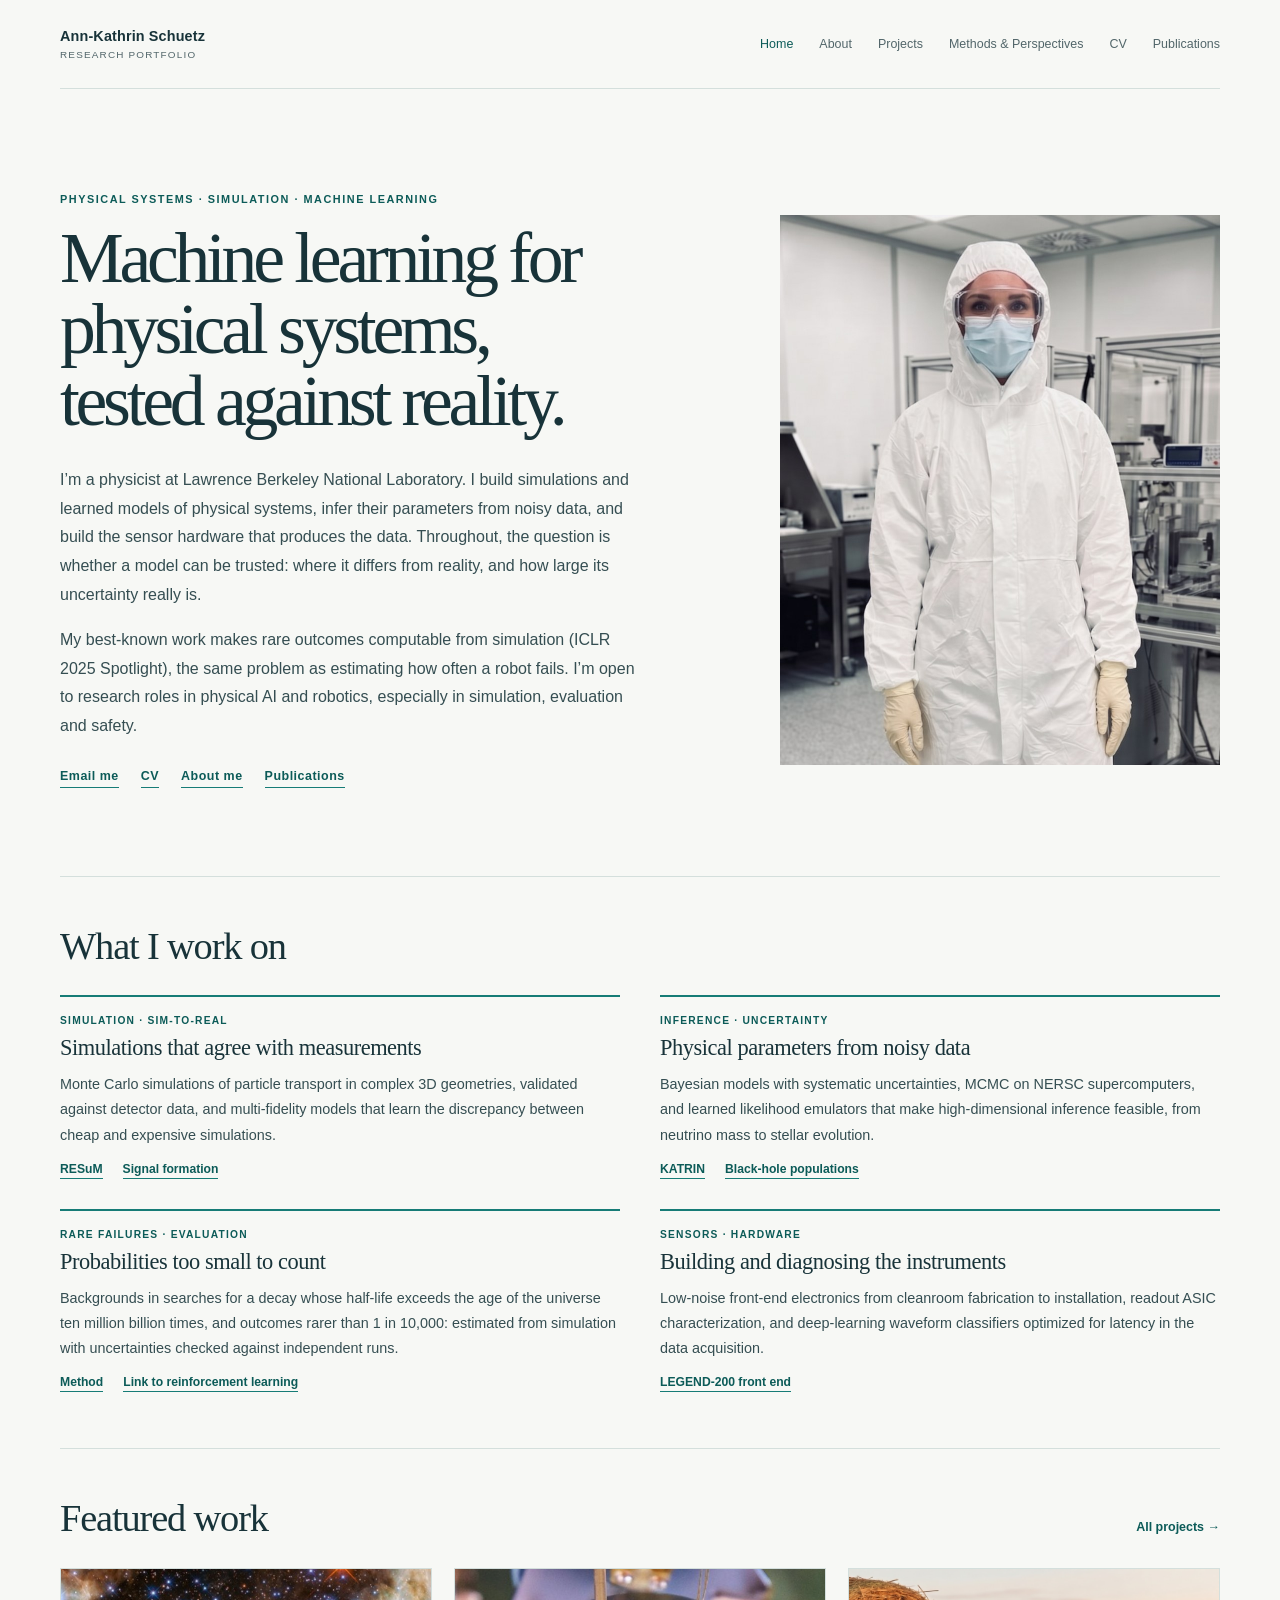
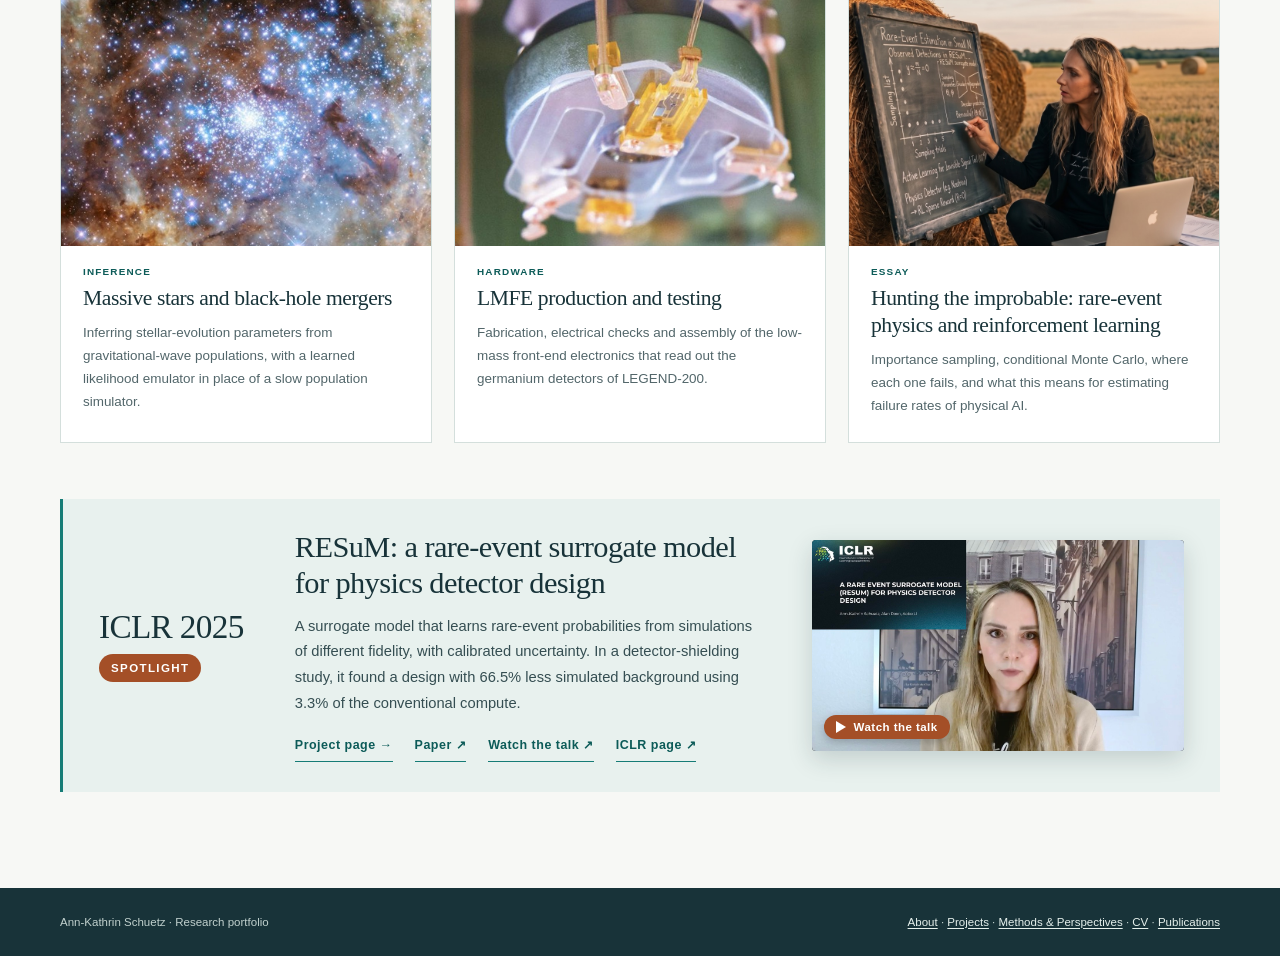
<file: index.html>
<!doctype html>
<html lang="en">
<head>
  <meta charset="utf-8">
  <meta name="viewport" content="width=device-width, initial-scale=1">
  <meta name="description" content="Ann-Kathrin Schuetz, physicist at Lawrence Berkeley National Laboratory: machine learning for physical systems, simulation, Bayesian inference, rare-failure estimation and sensor hardware, with a focus on physical AI and robotics.">
  <title>Ann-Kathrin Schuetz | Research portfolio</title>
  <link rel="stylesheet" href="style.css?v=20261026">
  <link rel="stylesheet" href="home.css?v=20261031">
</head>
<body>
  <a class="skip-link" href="#main">Skip to content</a>
  <header class="site-header">
    <a class="brand" href="./">Ann-Kathrin Schuetz<span>Research portfolio</span></a>
    <nav class="site-nav" aria-label="Main navigation">
      <a href="./" aria-current="page">Home</a>
      <a href="about/">About</a>
      <a href="projects/">Projects</a>
      <a href="methods/">Methods &amp; Perspectives</a>
      <a href="cv/">CV</a>
      <a href="publications/">Publications</a>
    </nav>
  </header>

  <main id="main" class="wrap">
    <section class="home-hero" aria-labelledby="hero-title">
      <div class="home-hero-copy">
        <p class="eyebrow">Physical systems · Simulation · Machine learning</p>
        <h1 id="hero-title">Machine learning for physical systems, tested against reality.</h1>
        <p class="home-lede">I’m a physicist at Lawrence Berkeley National Laboratory. I build simulations and learned models of physical systems, infer their parameters from noisy data, and build the sensor hardware that produces the data. Throughout, the question is whether a model can be trusted: where it differs from reality, and how large its uncertainty really is.</p>
        <p class="home-lede">My best-known work makes rare outcomes computable from simulation (ICLR 2025 Spotlight), the same problem as estimating how often a robot fails. I’m open to research roles in physical AI and robotics, especially in simulation, evaluation and safety.</p>
        <p class="home-links"><a href="mailto:annkaschue@gmail.com">Email me</a><a href="cv/">CV</a><a href="about/">About me</a><a href="publications/">Publications</a></p>
      </div>
      <figure class="home-hero-photo home-hero-portrait home-hero-cleanroom">
        <img src="about/assets/cleanroom.jpg?v=3" width="880" height="1100" fetchpriority="high" alt="Ann-Kathrin Schuetz in a white cleanroom suit, goggles and mask, standing in a cleanroom next to lab equipment.">
      </figure>
    </section>

    <section class="home-threads" aria-labelledby="threads-title">
      <div class="home-section-head"><h2 id="threads-title">What I work on</h2></div>
      <div class="threads-grid">
        <article class="thread">
          <p class="thread-label">Simulation · sim-to-real</p>
          <h3>Simulations that agree with measurements</h3>
          <p>Monte Carlo simulations of particle transport in complex 3D geometries, validated against detector data, and multi-fidelity models that learn the discrepancy between cheap and expensive simulations.</p>
          <p class="thread-links"><a href="projects/resum/">RESuM</a><a href="projects/lmfe-production/">Signal formation</a></p>
        </article>
        <article class="thread">
          <p class="thread-label">Inference · uncertainty</p>
          <h3>Physical parameters from noisy data</h3>
          <p>Bayesian models with systematic uncertainties, MCMC on NERSC supercomputers, and learned likelihood emulators that make high-dimensional inference feasible, from neutrino mass to stellar evolution.</p>
          <p class="thread-links"><a href="projects/katrin/">KATRIN</a><a href="projects/black-hole-binaries/">Black-hole populations</a></p>
        </article>
        <article class="thread">
          <p class="thread-label">Rare failures · evaluation</p>
          <h3>Probabilities too small to count</h3>
          <p>Backgrounds in searches for a decay whose half-life exceeds the age of the universe ten million billion times, and outcomes rarer than 1 in 10,000: estimated from simulation with uncertainties checked against independent runs.</p>
          <p class="thread-links"><a href="projects/rare-events/">Method</a><a href="projects/rare-events-rl/">Link to reinforcement learning</a></p>
        </article>
        <article class="thread">
          <p class="thread-label">Sensors · hardware</p>
          <h3>Building and diagnosing the instruments</h3>
          <p>Low-noise front-end electronics from cleanroom fabrication to installation, readout ASIC characterization, and deep-learning waveform classifiers optimized for latency in the data acquisition.</p>
          <p class="thread-links"><a href="projects/lmfe-production/">LEGEND-200 front end</a></p>
        </article>
      </div>
    </section>

    <section class="home-featured" aria-labelledby="featured-title">
      <div class="home-section-head">
        <h2 id="featured-title">Featured work</h2>
        <a class="text-link" href="projects/">All projects →</a>
      </div>
      <div class="featured-grid">
        <a class="featured-card" href="projects/black-hole-binaries/">
          <span class="featured-media"><img src="projects/assets/thumb-black-hole-binaries.jpg" width="480" height="480" loading="lazy" alt=""></span>
          <span class="featured-kind">Inference</span>
          <h3>Massive stars and black-hole mergers</h3>
          <p>Inferring stellar-evolution parameters from gravitational-wave populations, with a learned likelihood emulator in place of a slow population simulator.</p>
        </a>
        <a class="featured-card" href="projects/lmfe-production/">
          <span class="featured-media"><img src="projects/assets/thumb-lmfe.jpg" width="960" height="960" loading="lazy" alt=""></span>
          <span class="featured-kind">Hardware</span>
          <h3>LMFE production and testing</h3>
          <p>Fabrication, electrical checks and assembly of the low-mass front-end electronics that read out the germanium detectors of LEGEND-200.</p>
        </a>
        <a class="featured-card" href="projects/rare-events-rl/">
          <span class="featured-media"><img src="projects/assets/thumb-rare-events-rl.jpg" width="960" height="960" loading="lazy" alt=""></span>
          <span class="featured-kind">Essay</span>
          <h3>Hunting the improbable: rare-event physics and reinforcement learning</h3>
          <p>Importance sampling, conditional Monte Carlo, where each one fails, and what this means for estimating failure rates of physical AI.</p>
        </a>
      </div>
    </section>

    <section class="home-highlight" aria-labelledby="highlight-title">
      <p class="home-highlight-badge"><span class="home-highlight-venue">ICLR 2025</span><span class="home-highlight-pill">Spotlight</span></p>
      <div class="home-highlight-body">
        <h2 id="highlight-title">RESuM: a rare-event surrogate model for physics detector design</h2>
        <p>A surrogate model that learns rare-event probabilities from simulations of different fidelity, with calibrated uncertainty. In a detector-shielding study, it found a design with 66.5% less simulated background using 3.3% of the conventional compute.</p>
        <p class="home-highlight-links">
          <a href="projects/resum/">Project page →</a>
          <a href="https://openreview.net/forum?id=lqTILjL6lP">Paper ↗</a>
          <a href="https://slideslive.com/39034831/a-rare-event-surrogate-model-resum-for-physics-detector-design">Watch the talk ↗</a>
          <a href="https://iclr.cc/virtual/2025/poster/28496">ICLR page ↗</a>
        </p>
      </div>
      <a class="home-highlight-video" href="https://slideslive.com/39034831/a-rare-event-surrogate-model-resum-for-physics-detector-design" aria-label="Watch the ICLR 2025 talk on RESuM (opens SlidesLive)">
        <img src="projects/assets/resum-iclr-talk.jpg" width="1280" height="725" loading="lazy" alt="Still from the ICLR 2025 talk: Ann-Kathrin Schuetz presenting, next to the title slide A Rare Event Surrogate Model (RESuM) for Physics Detector Design.">
        <span class="home-highlight-video-label"><span class="home-highlight-play" aria-hidden="true"></span>Watch the talk</span>
      </a>
    </section>
  </main>

  <footer class="site-footer">
    <div class="footer-inner"><p>Ann-Kathrin Schuetz · Research portfolio</p><p><a href="about/">About</a> · <a href="projects/">Projects</a> · <a href="methods/">Methods &amp; Perspectives</a> · <a href="cv/">CV</a> · <a href="publications/">Publications</a></p></div>
  </footer>
</body>
</html>
</file>
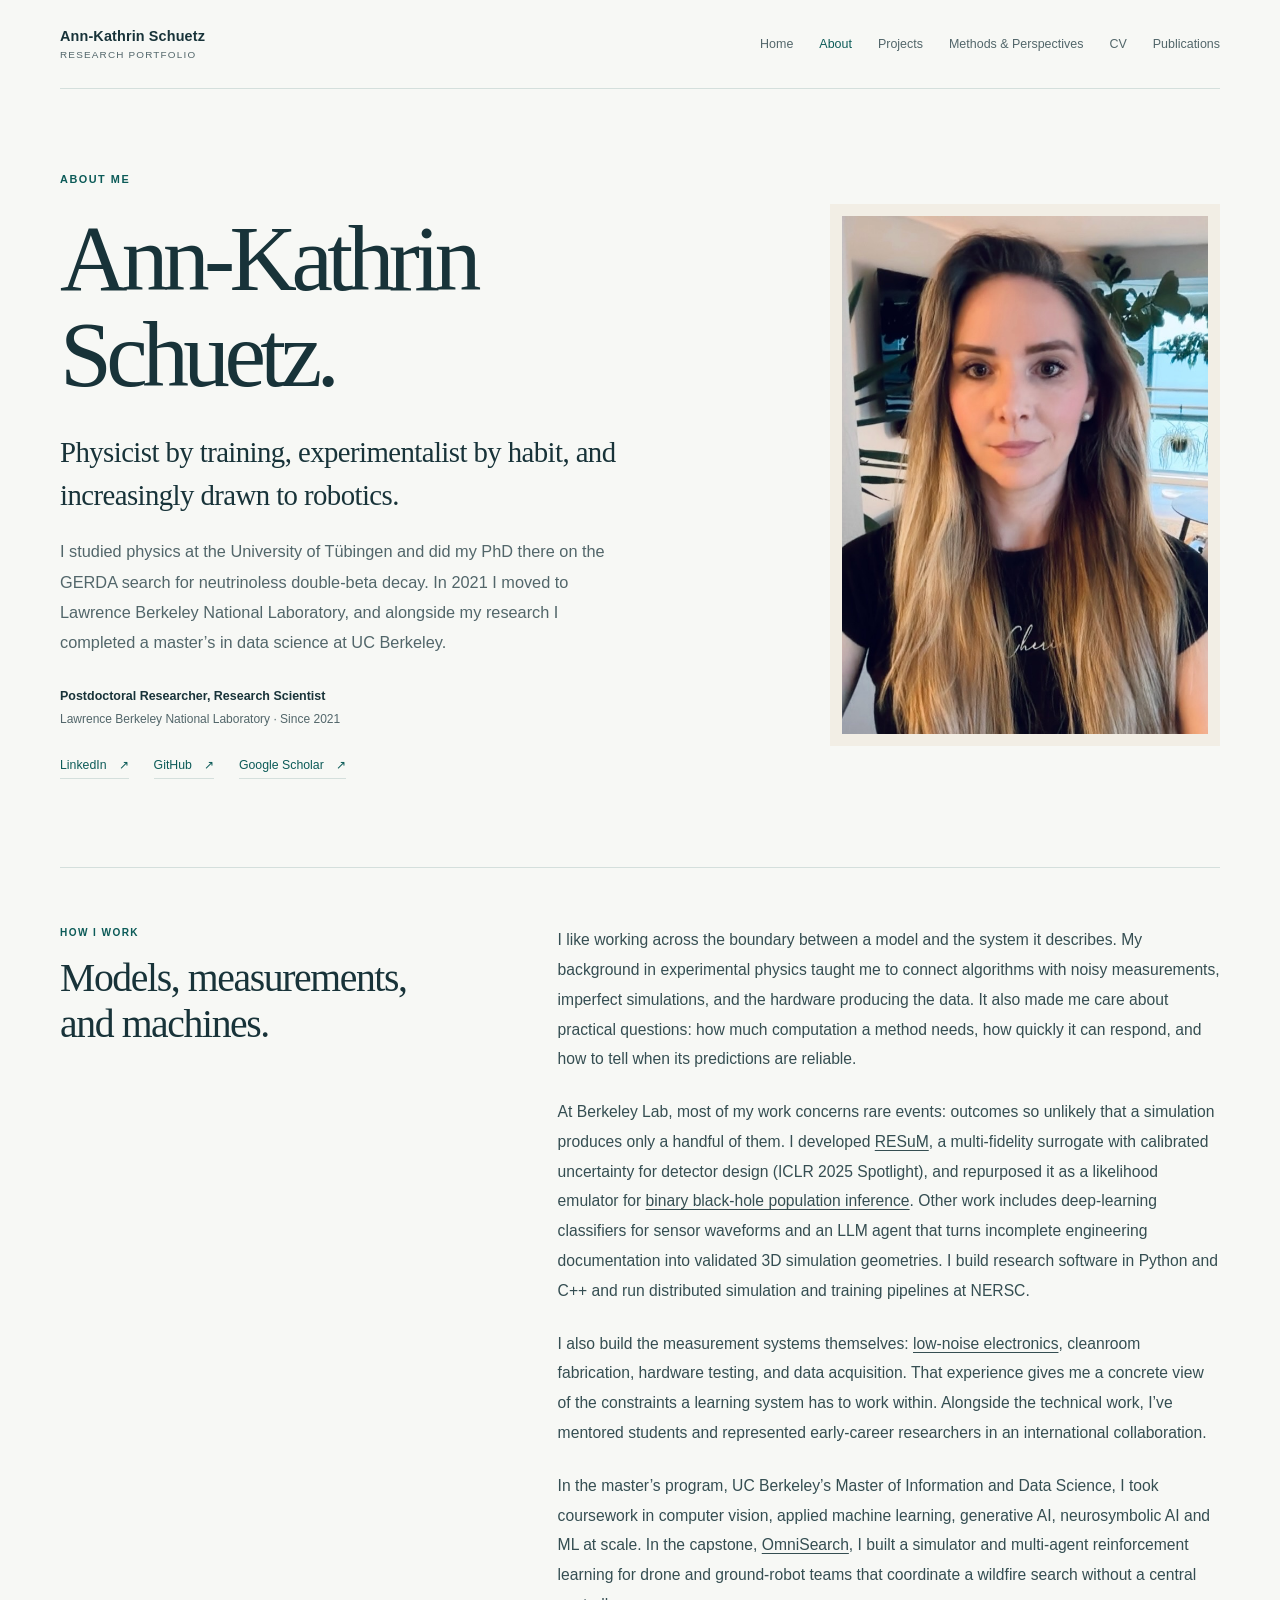
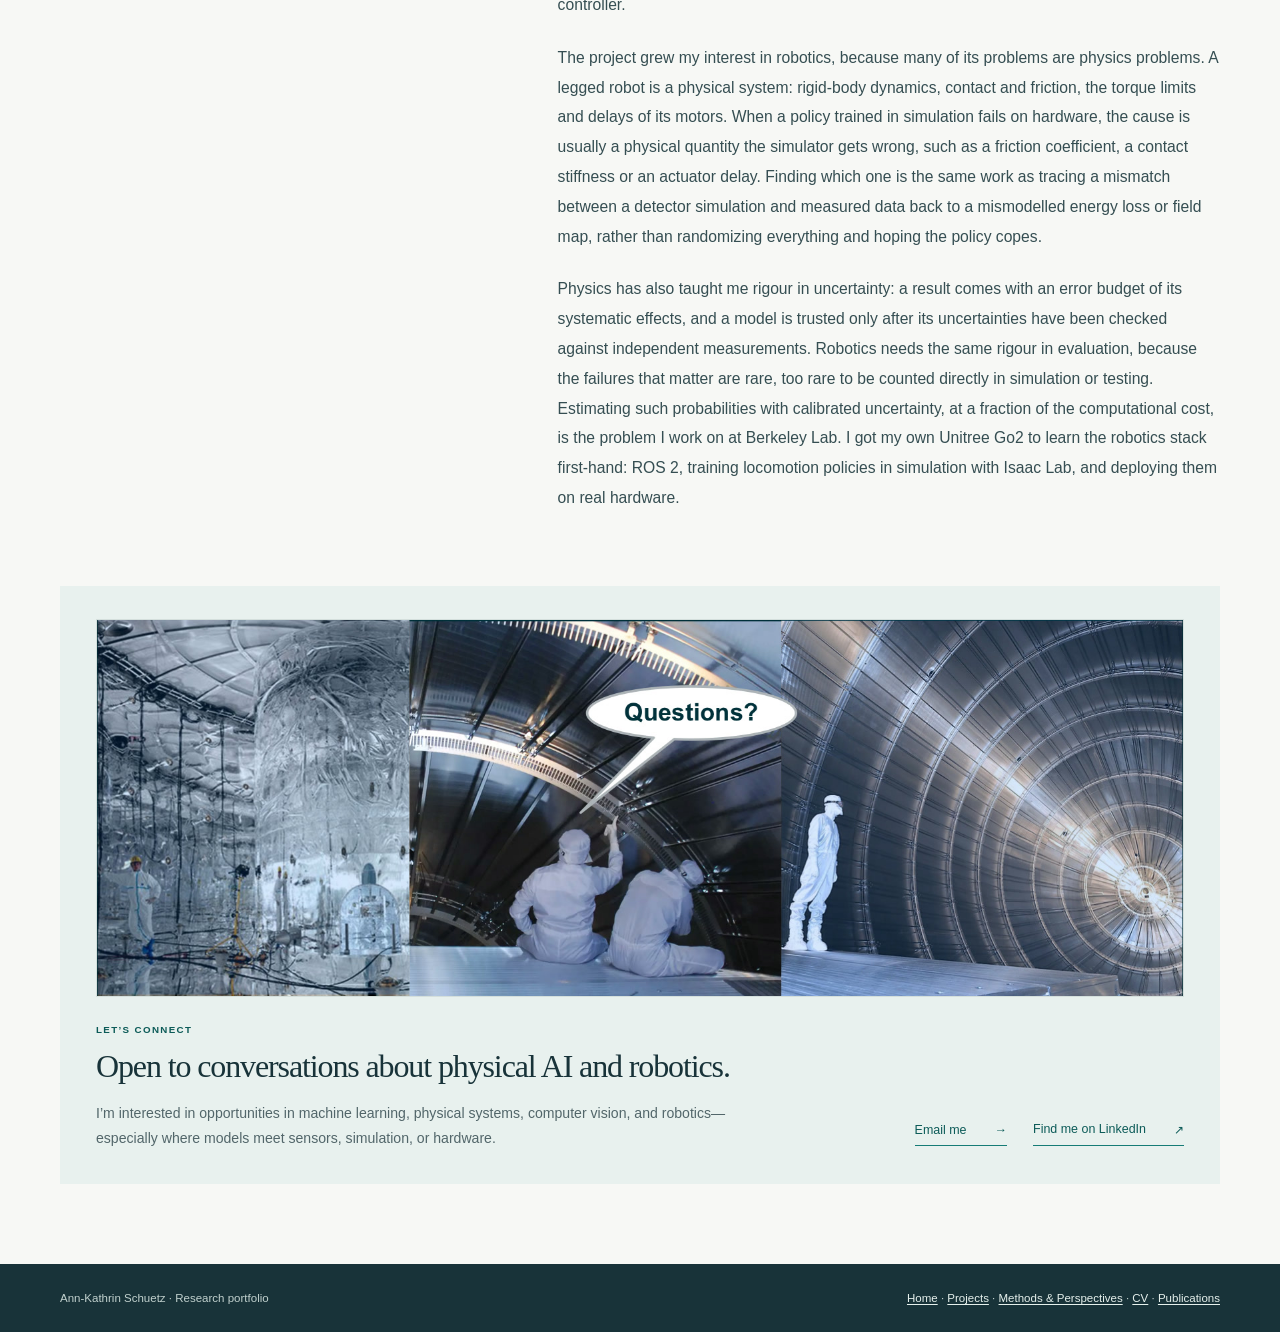
<file: about/index.html>
<!doctype html>
<html lang="en">
<head>
  <meta charset="utf-8">
  <meta name="viewport" content="width=device-width, initial-scale=1">
  <meta name="description" content="Ann-Kathrin Schuetz works on machine learning for physical systems, with experience in simulation, computer vision, robot learning, sensors, and scientific computing.">
  <title>About | Ann-Kathrin Schuetz</title>
  <link rel="stylesheet" href="../style.css?v=20261026">
  <link rel="stylesheet" href="style.css?v=20261026">
</head>
<body>
  <a class="skip-link" href="#main">Skip to content</a>
  <header class="site-header">
    <a class="brand" href="../">Ann-Kathrin Schuetz<span>Research portfolio</span></a>
    <nav class="site-nav" aria-label="Main navigation">
      <a href="../">Home</a>
      <a href="./" aria-current="page">About</a>
      <a href="../projects/">Projects</a>
      <a href="../methods/">Methods &amp; Perspectives</a>
      <a href="../cv/">CV</a>
      <a href="../publications/">Publications</a>
    </nav>
  </header>

  <main id="main" class="wrap about-page">
    <section class="about-hero" aria-labelledby="about-title">
      <div class="about-intro">
        <p class="eyebrow">About me</p>
        <h1 id="about-title">Ann-Kathrin<br>Schuetz.</h1>
      </div>
      <div class="portrait-frame">
        <img class="portrait" src="assets/ann-kathrin-schuetz.jpg" width="678" height="960" alt="Ann-Kathrin Schuetz" fetchpriority="high">
      </div>
      <div class="about-summary">
        <p class="about-lead">Physicist by training, experimentalist by habit, and increasingly drawn to robotics.</p>
        <p class="about-introduction">I studied physics at the University of Tübingen and did my PhD there on the GERDA search for neutrinoless double-beta decay. In 2021 I moved to Lawrence Berkeley National Laboratory, and alongside my research I completed a master’s in data science at UC Berkeley.</p>
        <p class="current-role">Postdoctoral Researcher, Research Scientist<br><span>Lawrence Berkeley National Laboratory · Since 2021</span></p>
        <ul class="profile-links" aria-label="Find me online">
          <li><a href="https://www.linkedin.com/in/ann-kathrin-schuetz-phd/">LinkedIn <span aria-hidden="true">↗</span></a></li>
          <li><a href="https://github.com/annkasch">GitHub <span aria-hidden="true">↗</span></a></li>
          <li><a href="https://scholar.google.com/citations?user=o2zYzQ4AAAAJ&amp;hl=en">Google Scholar <span aria-hidden="true">↗</span></a></li>
        </ul>
      </div>
    </section>

    <section class="about-story about-section" aria-labelledby="story-title">
      <div class="section-label"><p class="eyebrow">How I work</p><h2 id="story-title">Models, measurements,<br>and machines.</h2></div>
      <div class="biography">
        <p>I like working across the boundary between a model and the system it describes. My background in experimental physics taught me to connect algorithms with noisy measurements, imperfect simulations, and the hardware producing the data. It also made me care about practical questions: how much computation a method needs, how quickly it can respond, and how to tell when its predictions are reliable.</p>
        <p>At Berkeley Lab, most of my work concerns rare events: outcomes so unlikely that a simulation produces only a handful of them. I developed <a href="../projects/resum/">RESuM</a>, a multi-fidelity surrogate with calibrated uncertainty for detector design (ICLR 2025 Spotlight), and repurposed it as a likelihood emulator for <a href="../projects/black-hole-binaries/">binary black-hole population inference</a>. Other work includes deep-learning classifiers for sensor waveforms and an LLM agent that turns incomplete engineering documentation into validated 3D simulation geometries. I build research software in Python and C++ and run distributed simulation and training pipelines at NERSC.</p>
        <p>I also build the measurement systems themselves: <a href="../projects/lmfe-production/">low-noise electronics</a>, cleanroom fabrication, hardware testing, and data acquisition. That experience gives me a concrete view of the constraints a learning system has to work within. Alongside the technical work, I’ve mentored students and represented early-career researchers in an international collaboration.</p>
        <p>In the master’s program, UC Berkeley’s Master of Information and Data Science, I took coursework in computer vision, applied machine learning, generative AI, neurosymbolic AI and ML at scale. In the capstone, <a href="https://www.ischool.berkeley.edu/programs/mids/capstone/2026b-summer/omnisearch-simulation-platform-test-coordinated-drone-and">OmniSearch</a>, I built a simulator and multi-agent reinforcement learning for drone and ground-robot teams that coordinate a wildfire search without a central controller.</p>
        <p>The project grew my interest in robotics, because many of its problems are physics problems. A legged robot is a physical system: rigid-body dynamics, contact and friction, the torque limits and delays of its motors. When a policy trained in simulation fails on hardware, the cause is usually a physical quantity the simulator gets wrong, such as a friction coefficient, a contact stiffness or an actuator delay. Finding which one is the same work as tracing a mismatch between a detector simulation and measured data back to a mismodelled energy loss or field map, rather than randomizing everything and hoping the policy copes.</p>
        <p>Physics has also taught me rigour in uncertainty: a result comes with an error budget of its systematic effects, and a model is trusted only after its uncertainties have been checked against independent measurements. Robotics needs the same rigour in evaluation, because the failures that matter are rare, too rare to be counted directly in simulation or testing. Estimating such probabilities with calibrated uncertainty, at a fraction of the computational cost, is the problem I work on at Berkeley Lab. I got my own Unitree Go2 to learn the robotics stack first-hand: ROS 2, training locomotion policies in simulation with Isaac Lab, and deploying them on real hardware.</p>
      </div>
    </section>

    <section class="about-contact" aria-labelledby="contact-title">
      <figure class="about-contact-image">
        <img src="assets/questions-triptych.jpg" width="1630" height="565" alt="Three detector interiors in a horizontal strip. In the center, two researchers in clean suits inspect the structure beneath a speech bubble that reads ‘Questions?’">
      </figure>
      <div class="about-contact-copy">
        <div class="about-contact-copy-main">
          <p class="eyebrow">Let’s connect</p>
          <h2 id="contact-title">Open to conversations about physical AI and robotics.</h2>
          <p>I’m interested in opportunities in machine learning, physical systems, computer vision, and robotics—especially where models meet sensors, simulation, or hardware.</p>
        </div>
        <div class="contact-links"><a class="contact-link" href="mailto:annkaschue@gmail.com">Email me <span aria-hidden="true">→</span></a><a class="contact-link" href="https://www.linkedin.com/in/ann-kathrin-schuetz-phd/">Find me on LinkedIn <span aria-hidden="true">↗</span></a></div>
      </div>
    </section>
  </main>

  <footer class="site-footer">
    <div class="footer-inner"><p>Ann-Kathrin Schuetz · Research portfolio</p><p><a href="../">Home</a> · <a href="../projects/">Projects</a> · <a href="../methods/">Methods &amp; Perspectives</a> · <a href="../cv/">CV</a> · <a href="../publications/">Publications</a></p></div>
  </footer>
</body>
</html>
</file>
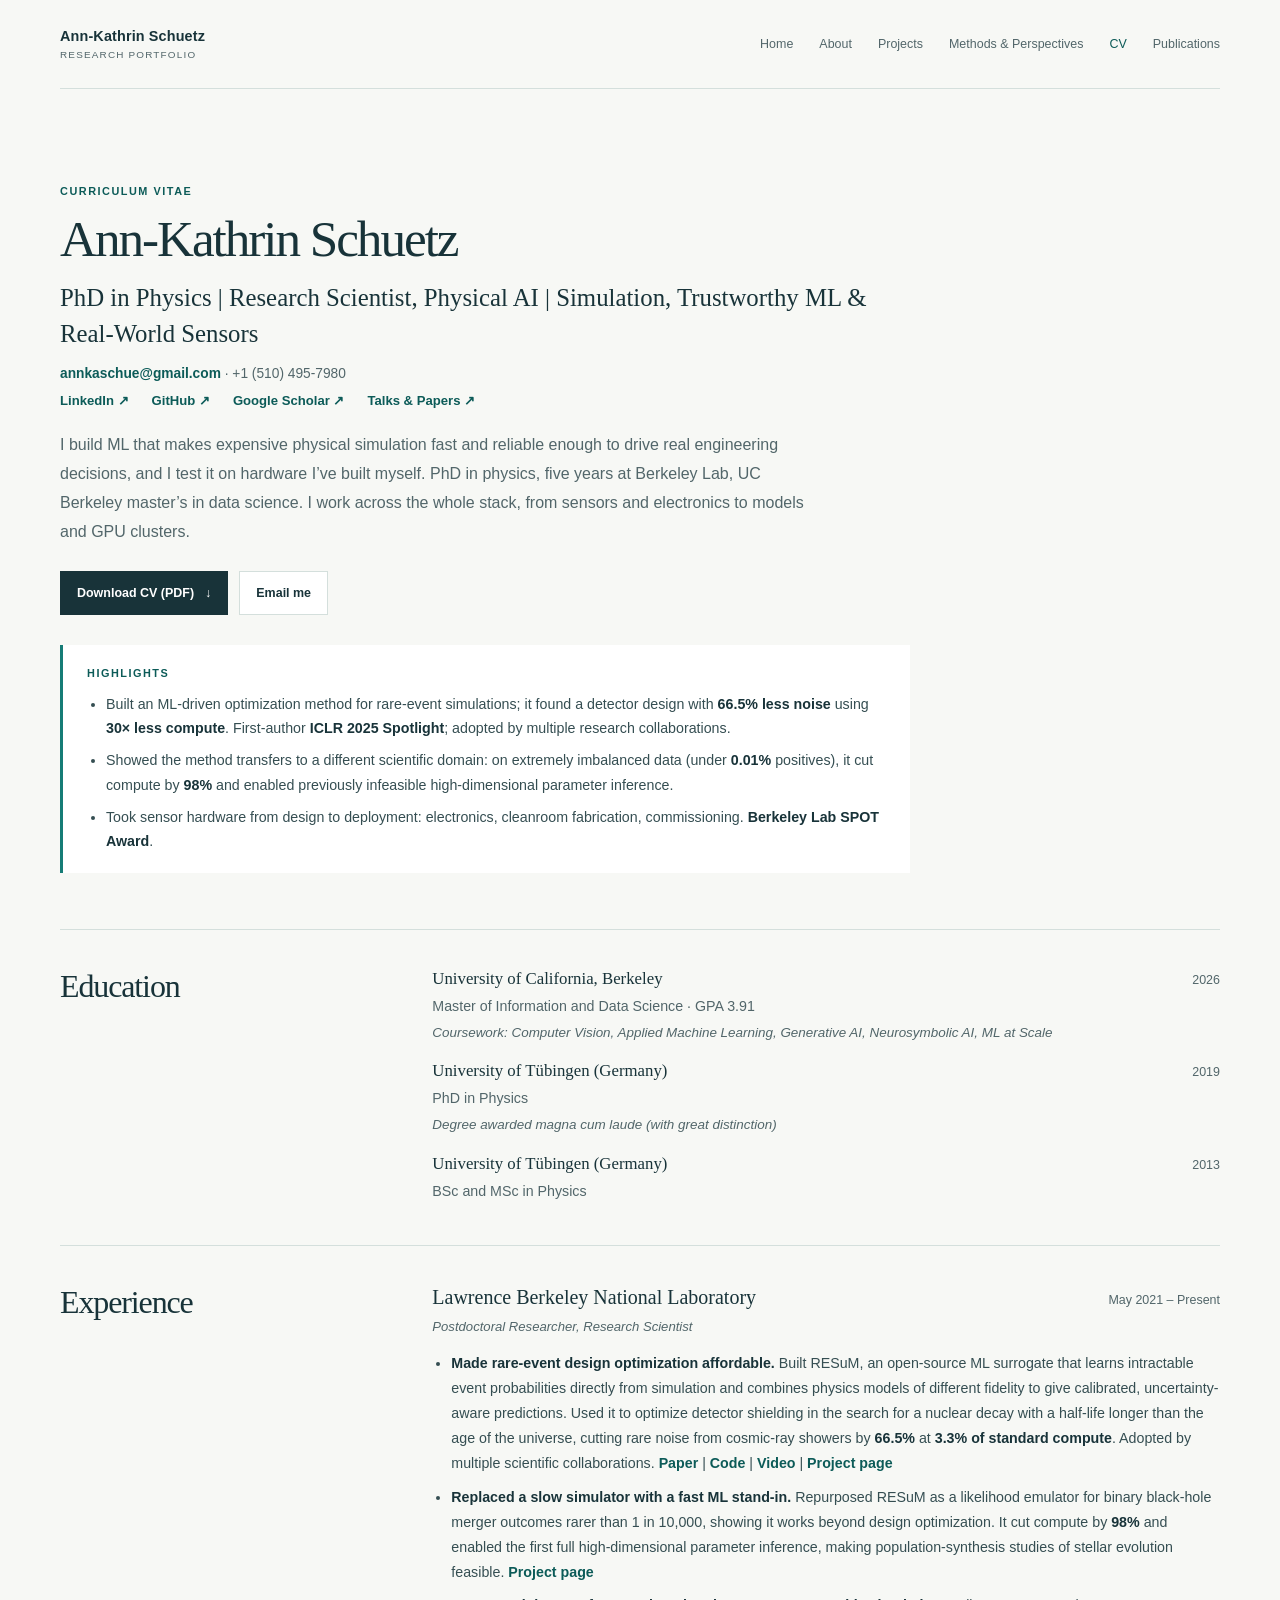
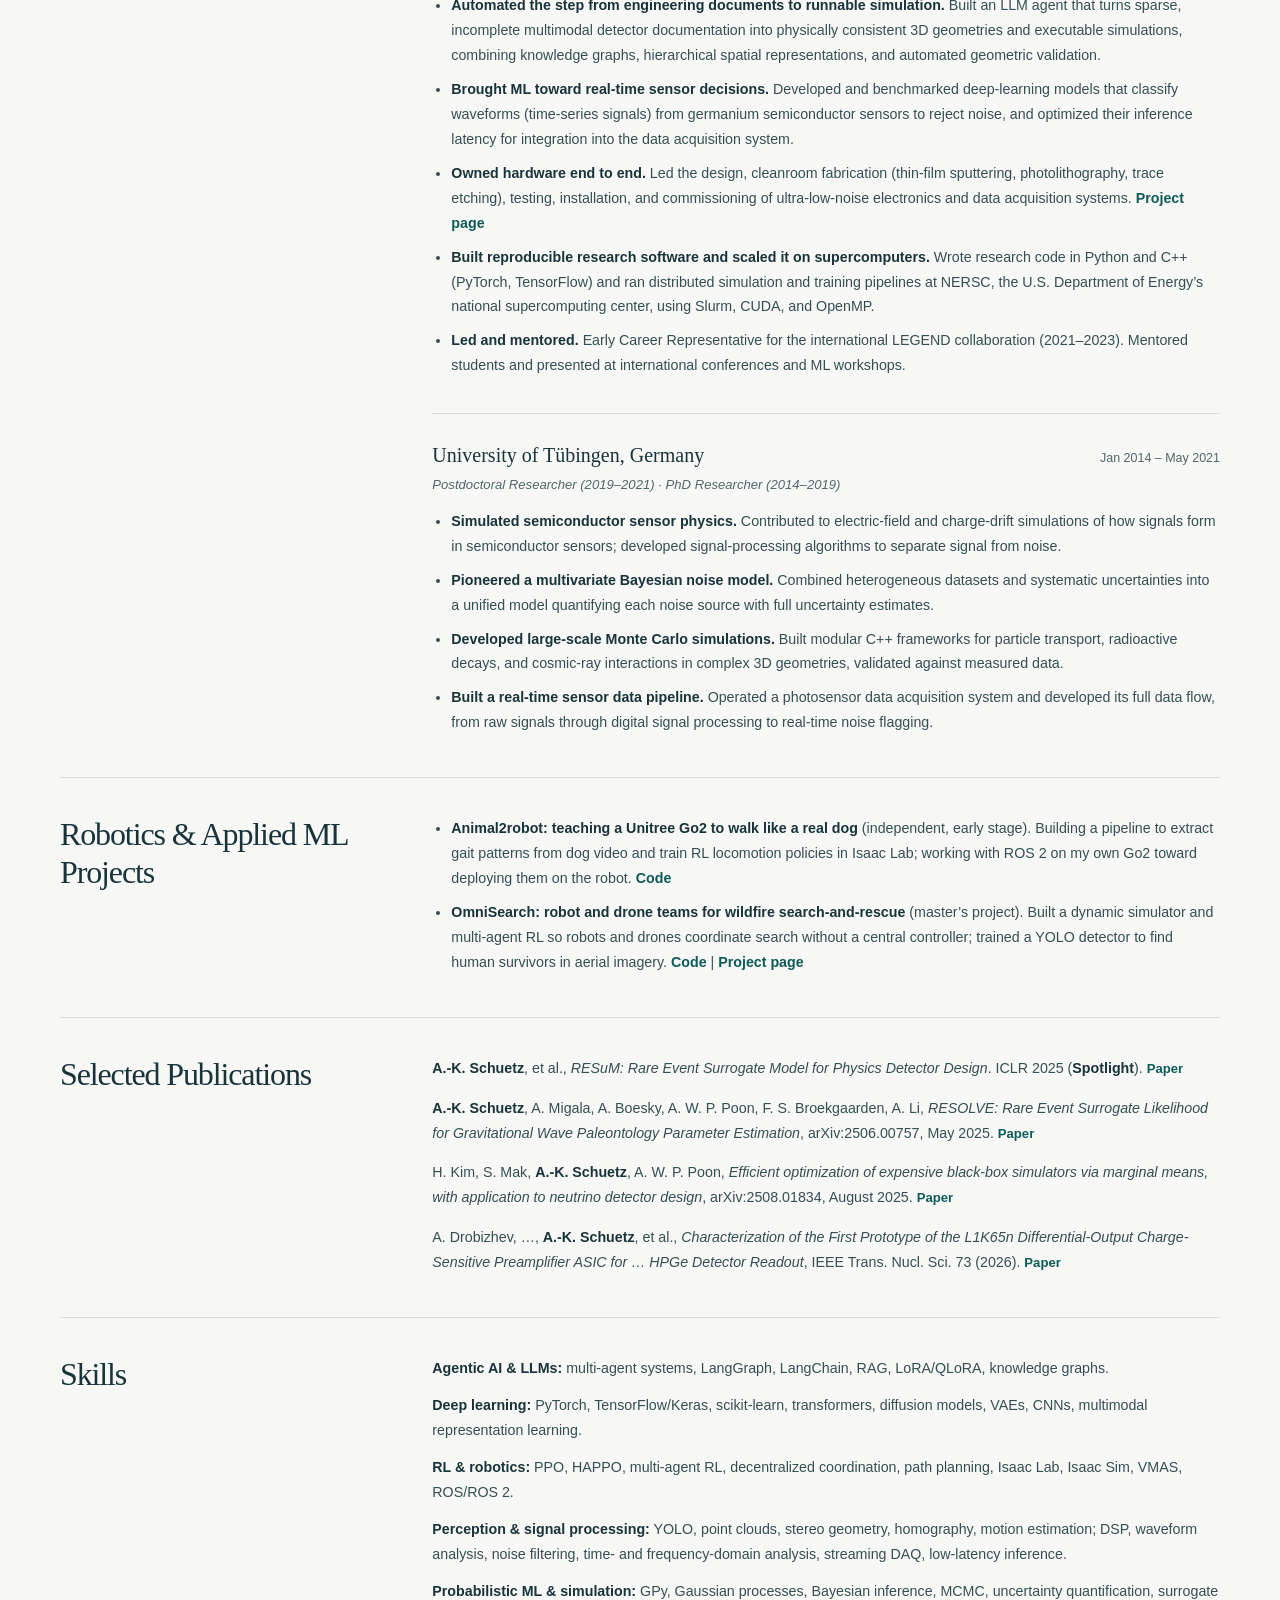
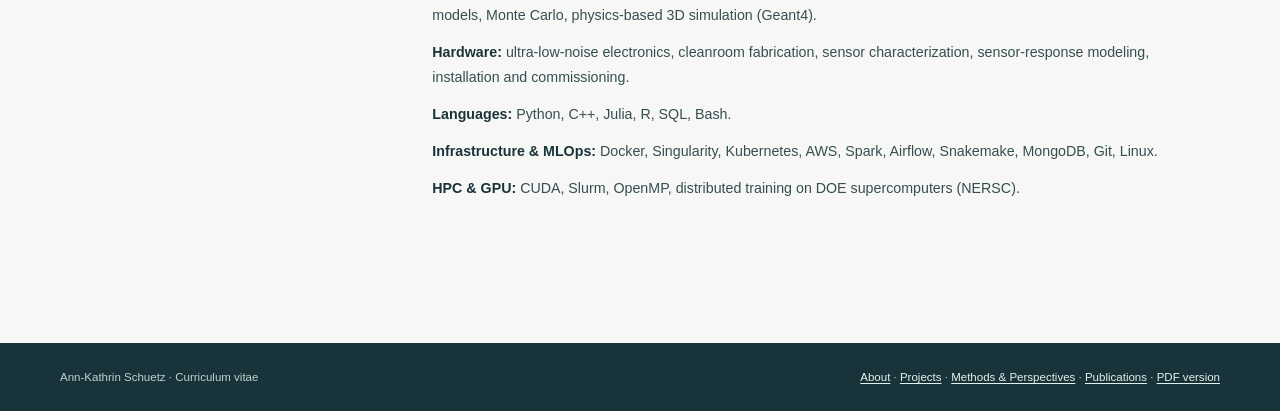
<file: cv/index.html>
<!doctype html>
<html lang="en">
<head>
  <meta charset="utf-8">
  <meta name="viewport" content="width=device-width, initial-scale=1">
  <meta name="description" content="Curriculum vitae of Ann-Kathrin Schuetz: machine learning for physical systems, scientific simulation, sensors, and robotics.">
  <title>CV | Ann-Kathrin Schuetz</title>
  <link rel="stylesheet" href="../style.css?v=20261026">
  <link rel="stylesheet" href="style.css?v=20261031">
</head>
<body>
  <a class="skip-link" href="#main">Skip to content</a>
  <header class="site-header">
    <a class="brand" href="../">Ann-Kathrin Schuetz<span>Research portfolio</span></a>
    <nav class="site-nav" aria-label="Main navigation">
      <a href="../">Home</a>
      <a href="../about/">About</a>
      <a href="../projects/">Projects</a>
      <a href="../methods/">Methods &amp; Perspectives</a>
      <a href="./" aria-current="page">CV</a>
      <a href="../publications/">Publications</a>
    </nav>
  </header>

  <main id="main" class="wrap page-main cv-page">
    <section class="cv-opening" aria-labelledby="cv-title">
      <p class="eyebrow">Curriculum vitae</p>
      <h1 id="cv-title" class="page-title">Ann-Kathrin Schuetz</h1>
      <p class="cv-headline">PhD in Physics | Research Scientist, Physical AI | Simulation, Trustworthy ML &amp; Real-World Sensors</p>
      <p class="cv-contact"><a href="mailto:annkaschue@gmail.com">annkaschue@gmail.com</a> · +1 (510) 495-7980</p>
      <ul class="cv-links" aria-label="Professional links">
        <li><a href="https://www.linkedin.com/in/ann-kathrin-schuetz-phd" target="_blank" rel="noopener">LinkedIn <span aria-hidden="true">↗</span></a></li>
        <li><a href="https://github.com/annkasch" target="_blank" rel="noopener">GitHub <span aria-hidden="true">↗</span></a></li>
        <li><a href="https://scholar.google.com/citations?user=o2zYzQ4AAAAJ&amp;hl=en" target="_blank" rel="noopener">Google Scholar <span aria-hidden="true">↗</span></a></li>
        <li><a href="https://docs.google.com/document/d/1mjS0tZWsUzYqq_sZHqu0Wv3voNOvv9jiuMDN8G46xyY/edit?usp=sharing" target="_blank" rel="noopener">Talks &amp; Papers <span aria-hidden="true">↗</span></a></li>
      </ul>
      <p class="cv-summary">I build ML that makes expensive physical simulation fast and reliable enough to drive real engineering decisions, and I test it on hardware I’ve built myself. PhD in physics, five years at Berkeley Lab, UC Berkeley master’s in data science. I work across the whole stack, from sensors and electronics to models and GPU clusters.</p>
      <div class="cv-actions">
        <a class="cv-button cv-button-primary" href="assets/Ann-Kathrin_Schuetz_CV.pdf" download>Download CV (PDF) <span aria-hidden="true">↓</span></a>
        <a class="cv-button" href="mailto:annkaschue@gmail.com">Email me</a>
      </div>
      <div class="cv-highlights" aria-labelledby="highlights-title">
        <h2 id="highlights-title" class="eyebrow">Highlights</h2>
        <ul>
          <li>Built an ML-driven optimization method for rare-event simulations; it found a detector design with <strong>66.5% less noise</strong> using <strong>30× less compute</strong>. First-author <strong>ICLR 2025 Spotlight</strong>; adopted by multiple research collaborations.</li>
          <li>Showed the method transfers to a different scientific domain: on extremely imbalanced data (under <strong>0.01%</strong> positives), it cut compute by <strong>98%</strong> and enabled previously infeasible high-dimensional parameter inference.</li>
          <li>Took sensor hardware from design to deployment: electronics, cleanroom fabrication, commissioning. <strong>Berkeley Lab SPOT Award</strong>.</li>
        </ul>
      </div>
    </section>

    <section class="cv-section" aria-labelledby="education-title">
      <div class="cv-section-heading"><h2 id="education-title">Education</h2></div>
      <div class="cv-section-body cv-education">
        <div><div class="cv-entry-heading"><h3>University of California, Berkeley</h3><p>2026</p></div><p>Master of Information and Data Science · GPA 3.91</p><p class="cv-note">Coursework: Computer Vision, Applied Machine Learning, Generative AI, Neurosymbolic AI, ML at Scale</p></div>
        <div><div class="cv-entry-heading"><h3>University of Tübingen (Germany)</h3><p>2019</p></div><p>PhD in Physics</p><p class="cv-note">Degree awarded magna cum laude (with great distinction)</p></div>
        <div><div class="cv-entry-heading"><h3>University of Tübingen (Germany)</h3><p>2013</p></div><p>BSc and MSc in Physics</p></div>
      </div>
    </section>

    <section class="cv-section" aria-labelledby="experience-title">
      <div class="cv-section-heading"><h2 id="experience-title">Experience</h2></div>
      <div class="cv-section-body">
        <article class="cv-entry">
          <div class="cv-entry-heading"><h3>Lawrence Berkeley National Laboratory</h3><p>May 2021 – Present</p></div>
          <p class="cv-role">Postdoctoral Researcher, Research Scientist</p>
          <ul>
            <li><strong>Made rare-event design optimization affordable.</strong> Built RESuM, an open-source ML surrogate that learns intractable event probabilities directly from simulation and combines physics models of different fidelity to give calibrated, uncertainty-aware predictions. Used it to optimize detector shielding in the search for a nuclear decay with a half-life longer than the age of the universe, cutting rare noise from cosmic-ray showers by <strong>66.5%</strong> at <strong>3.3% of standard compute</strong>. Adopted by multiple scientific collaborations. <span class="cv-inline-links"><a href="https://proceedings.iclr.cc/paper_files/paper/2025/file/c3909e3abe8ebdb20c42a42ce0bc907d-Paper-Conference.pdf" target="_blank" rel="noopener">Paper</a> | <a href="https://github.com/annkasch/resum" target="_blank" rel="noopener">Code</a> | <a href="http://iclr.cc/virtual/2025/poster/28496" target="_blank" rel="noopener">Video</a> | <a href="../projects/resum/">Project page</a></span></li>
            <li><strong>Replaced a slow simulator with a fast ML stand-in.</strong> Repurposed RESuM as a likelihood emulator for binary black-hole merger outcomes rarer than 1 in 10,000, showing it works beyond design optimization. It cut compute by <strong>98%</strong> and enabled the first full high-dimensional parameter inference, making population-synthesis studies of stellar evolution feasible. <span class="cv-inline-links"><a href="../projects/black-hole-binaries/">Project page</a></span></li>
            <li><strong>Automated the step from engineering documents to runnable simulation.</strong> Built an LLM agent that turns sparse, incomplete multimodal detector documentation into physically consistent 3D geometries and executable simulations, combining knowledge graphs, hierarchical spatial representations, and automated geometric validation.</li>
            <li><strong>Brought ML toward real-time sensor decisions.</strong> Developed and benchmarked deep-learning models that classify waveforms (time-series signals) from germanium semiconductor sensors to reject noise, and optimized their inference latency for integration into the data acquisition system.</li>
            <li><strong>Owned hardware end to end.</strong> Led the design, cleanroom fabrication (thin-film sputtering, photolithography, trace etching), testing, installation, and commissioning of ultra-low-noise electronics and data acquisition systems. <span class="cv-inline-links"><a href="../projects/lmfe-production/">Project page</a></span></li>
            <li><strong>Built reproducible research software and scaled it on supercomputers.</strong> Wrote research code in Python and C++ (PyTorch, TensorFlow) and ran distributed simulation and training pipelines at NERSC, the U.S. Department of Energy’s national supercomputing center, using Slurm, CUDA, and OpenMP.</li>
            <li><strong>Led and mentored.</strong> Early Career Representative for the international LEGEND collaboration (2021–2023). Mentored students and presented at international conferences and ML workshops.</li>
          </ul>
        </article>

        <article class="cv-entry">
          <div class="cv-entry-heading"><h3>University of Tübingen, Germany</h3><p>Jan 2014 – May 2021</p></div>
          <p class="cv-role">Postdoctoral Researcher (2019–2021) · PhD Researcher (2014–2019)</p>
          <ul>
            <li><strong>Simulated semiconductor sensor physics.</strong> Contributed to electric-field and charge-drift simulations of how signals form in semiconductor sensors; developed signal-processing algorithms to separate signal from noise.</li>
            <li><strong>Pioneered a multivariate Bayesian noise model.</strong> Combined heterogeneous datasets and systematic uncertainties into a unified model quantifying each noise source with full uncertainty estimates.</li>
            <li><strong>Developed large-scale Monte Carlo simulations.</strong> Built modular C++ frameworks for particle transport, radioactive decays, and cosmic-ray interactions in complex 3D geometries, validated against measured data.</li>
            <li><strong>Built a real-time sensor data pipeline.</strong> Operated a photosensor data acquisition system and developed its full data flow, from raw signals through digital signal processing to real-time noise flagging.</li>
          </ul>
        </article>
      </div>
    </section>

    <section class="cv-section" aria-labelledby="projects-title">
      <div class="cv-section-heading"><h2 id="projects-title">Robotics &amp; Applied ML Projects</h2></div>
      <div class="cv-section-body cv-entry">
        <ul>
          <li><strong>Animal2robot: teaching a Unitree Go2 to walk like a real dog</strong> (independent, early stage). Building a pipeline to extract gait patterns from dog video and train RL locomotion policies in Isaac Lab; working with ROS 2 on my own Go2 toward deploying them on the robot. <span class="cv-inline-links"><a href="https://github.com/annkasch/animal2robot" target="_blank" rel="noopener">Code</a></span></li>
          <li><strong>OmniSearch: robot and drone teams for wildfire search-and-rescue</strong> (master’s project). Built a dynamic simulator and multi-agent RL so robots and drones coordinate search without a central controller; trained a YOLO detector to find human survivors in aerial imagery. <span class="cv-inline-links"><a href="https://github.com/olavrenin-data-scientist/omnisearch" target="_blank" rel="noopener">Code</a> | <a href="https://www.ischool.berkeley.edu/programs/mids/capstone/2026b-summer/omnisearch-simulation-platform-test-coordinated-drone-and" target="_blank" rel="noopener">Project page</a></span></li>
        </ul>
      </div>
    </section>

    <section class="cv-section" aria-labelledby="publications-title">
      <div class="cv-section-heading"><h2 id="publications-title">Selected Publications</h2></div>
      <div class="cv-section-body cv-publications">
        <p><strong>A.-K. Schuetz</strong>, et al., <em>RESuM: Rare Event Surrogate Model for Physics Detector Design</em>. ICLR 2025 (<strong>Spotlight</strong>). <span class="cv-inline-links"><a href="https://proceedings.iclr.cc/paper_files/paper/2025/file/c3909e3abe8ebdb20c42a42ce0bc907d-Paper-Conference.pdf" target="_blank" rel="noopener">Paper</a></span></p>
        <p><strong>A.-K. Schuetz</strong>, A. Migala, A. Boesky, A. W. P. Poon, F. S. Broekgaarden, A. Li, <em>RESOLVE: Rare Event Surrogate Likelihood for Gravitational Wave Paleontology Parameter Estimation</em>, arXiv:2506.00757, May 2025. <span class="cv-inline-links"><a href="https://arxiv.org/abs/2506.00757" target="_blank" rel="noopener">Paper</a></span></p>
        <p>H. Kim, S. Mak, <strong>A.-K. Schuetz</strong>, A. W. P. Poon, <em>Efficient optimization of expensive black-box simulators via marginal means, with application to neutrino detector design</em>, arXiv:2508.01834, August 2025. <span class="cv-inline-links"><a href="https://arxiv.org/abs/2508.01834" target="_blank" rel="noopener">Paper</a></span></p>
        <p>A. Drobizhev, …, <strong>A.-K. Schuetz</strong>, et al., <em>Characterization of the First Prototype of the L1K65n Differential-Output Charge-Sensitive Preamplifier ASIC for … HPGe Detector Readout</em>, IEEE Trans. Nucl. Sci. 73 (2026). <span class="cv-inline-links"><a href="https://www.osti.gov/pages/biblio/3366978" target="_blank" rel="noopener">Paper</a></span></p>
      </div>
    </section>

    <section class="cv-section" aria-labelledby="skills-title">
      <div class="cv-section-heading"><h2 id="skills-title">Skills</h2></div>
      <div class="cv-section-body cv-skills">
        <p><strong>Agentic AI &amp; LLMs:</strong> multi-agent systems, LangGraph, LangChain, RAG, LoRA/QLoRA, knowledge graphs.</p>
        <p><strong>Deep learning:</strong> PyTorch, TensorFlow/Keras, scikit-learn, transformers, diffusion models, VAEs, CNNs, multimodal representation learning.</p>
        <p><strong>RL &amp; robotics:</strong> PPO, HAPPO, multi-agent RL, decentralized coordination, path planning, Isaac Lab, Isaac Sim, VMAS, ROS/ROS 2.</p>
        <p><strong>Perception &amp; signal processing:</strong> YOLO, point clouds, stereo geometry, homography, motion estimation; DSP, waveform analysis, noise filtering, time- and frequency-domain analysis, streaming DAQ, low-latency inference.</p>
        <p><strong>Probabilistic ML &amp; simulation:</strong> GPy, Gaussian processes, Bayesian inference, MCMC, uncertainty quantification, surrogate models, Monte Carlo, physics-based 3D simulation (Geant4).</p>
        <p><strong>Hardware:</strong> ultra-low-noise electronics, cleanroom fabrication, sensor characterization, sensor-response modeling, installation and commissioning.</p>
        <p><strong>Languages:</strong> Python, C++, Julia, R, SQL, Bash.</p>
        <p><strong>Infrastructure &amp; MLOps:</strong> Docker, Singularity, Kubernetes, AWS, Spark, Airflow, Snakemake, MongoDB, Git, Linux.</p>
        <p><strong>HPC &amp; GPU:</strong> CUDA, Slurm, OpenMP, distributed training on DOE supercomputers (NERSC).</p>
      </div>
    </section>
  </main>

  <footer class="site-footer">
    <div class="footer-inner"><p>Ann-Kathrin Schuetz · Curriculum vitae</p><p><a href="../about/">About</a> · <a href="../projects/">Projects</a> · <a href="../methods/">Methods &amp; Perspectives</a> · <a href="../publications/">Publications</a> · <a href="assets/Ann-Kathrin_Schuetz_CV.pdf">PDF version</a></p></div>
  </footer>
</body>
</html>
</file>
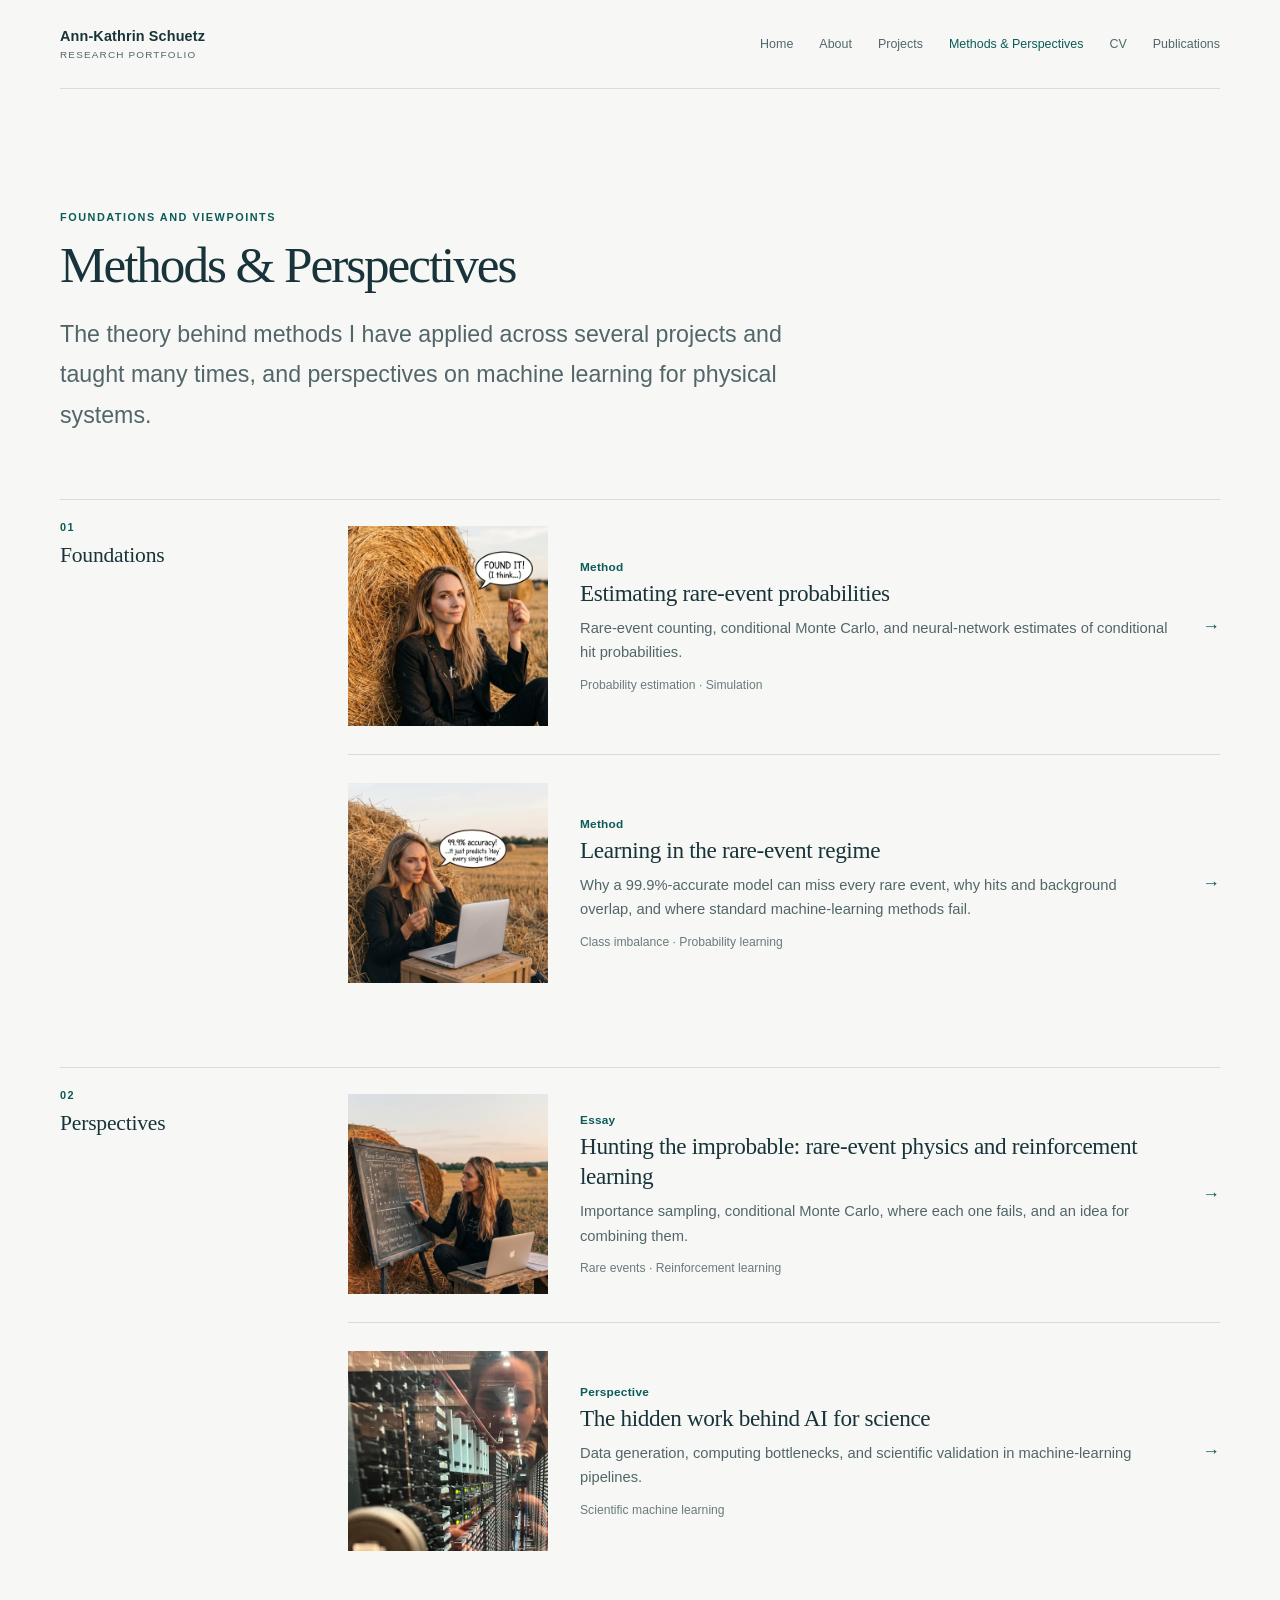
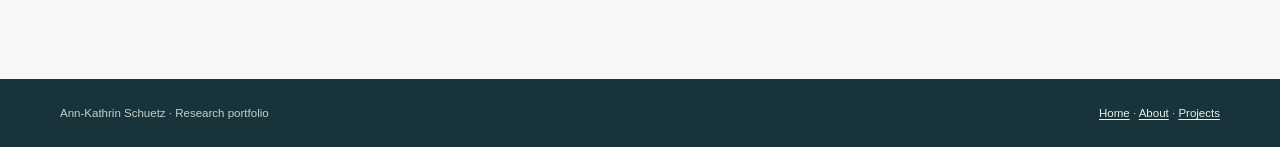
<file: methods/index.html>
<!doctype html>
<html lang="en">
<head>
  <meta charset="utf-8">
  <meta name="viewport" content="width=device-width, initial-scale=1">
  <meta name="description" content="Methods and perspectives by Ann-Kathrin Schuetz: rare-event probability estimation, learning in the rare-event regime, reinforcement learning and the practice of machine learning in science.">
  <title>Methods &amp; Perspectives | Ann-Kathrin Schuetz</title>
  <link rel="stylesheet" href="../style.css?v=20261026">
  <link rel="stylesheet" href="../projects/style.css?v=20261026">
</head>
<body>
  <a class="skip-link" href="#main">Skip to content</a>
  <header class="site-header">
    <a class="brand" href="../">Ann-Kathrin Schuetz<span>Research portfolio</span></a>
    <nav class="site-nav" aria-label="Main navigation">
      <a href="../">Home</a>
      <a href="../about/">About</a>
      <a href="../projects/">Projects</a>
      <a href="./" aria-current="page">Methods &amp; Perspectives</a>
      <a href="../cv/">CV</a>
      <a href="../publications/">Publications</a>
    </nav>
  </header>

  <main id="main" class="wrap page-main">
    <p class="eyebrow">Foundations and viewpoints</p>
    <h1 class="page-title">Methods &amp; Perspectives</h1>
    <p class="page-intro">The theory behind methods I have applied across several projects and taught many times, and perspectives on machine learning for physical systems.</p>

    <div class="project-groups">
      <section class="project-group" aria-labelledby="foundations-group">
        <h2 id="foundations-group"><span class="group-number">01</span>Foundations</h2>
        <ul class="project-rows">
          <li><a class="project-row" href="../projects/rare-events/">
            <span class="project-media"><img class="project-thumb" src="../projects/assets/thumb-rare-events.jpg" width="480" height="480" loading="lazy" alt=""></span>
            <div class="project-row-text"><span class="project-type">Method</span>
            <h3>Estimating rare-event probabilities</h3>
            <p>Rare-event counting, conditional Monte Carlo, and neural-network estimates of conditional hit probabilities.</p>
            <span class="project-meta">Probability estimation · Simulation</span></div>
            <span class="project-arrow" aria-hidden="true">→</span>
          </a></li>
          <li><a class="project-row" href="../projects/rare-event-learning/">
            <span class="project-media"><img class="project-thumb" src="../projects/assets/thumb-rare-event-learning.jpg?v=3" width="480" height="480" loading="lazy" alt=""></span>
            <div class="project-row-text"><span class="project-type">Method</span>
            <h3>Learning in the rare-event regime</h3>
            <p>Why a 99.9%-accurate model can miss every rare event, why hits and background overlap, and where standard machine-learning methods fail.</p>
            <span class="project-meta">Class imbalance · Probability learning</span></div>
            <span class="project-arrow" aria-hidden="true">→</span>
          </a></li>
        </ul>
      </section>

      <section class="project-group" aria-labelledby="perspectives-group">
        <h2 id="perspectives-group"><span class="group-number">02</span>Perspectives</h2>
        <ul class="project-rows">
          <li><a class="project-row" href="../projects/rare-events-rl/">
            <span class="project-media"><img class="project-thumb" src="../projects/assets/thumb-rare-events-rl.jpg" width="480" height="480" loading="lazy" alt=""></span>
            <div class="project-row-text"><span class="project-type">Essay</span>
            <h3>Hunting the improbable: rare-event physics and reinforcement learning</h3>
            <p>Importance sampling, conditional Monte Carlo, where each one fails, and an idea for combining them.</p>
            <span class="project-meta">Rare events · Reinforcement learning</span></div>
            <span class="project-arrow" aria-hidden="true">→</span>
          </a></li>
          <li><a class="project-row" href="../projects/scientific-ml/">
            <span class="project-media"><img class="project-thumb" src="../projects/assets/thumb-scientific-ml.jpg" width="480" height="480" loading="lazy" alt=""></span>
            <div class="project-row-text"><span class="project-type">Perspective</span>
            <h3>The hidden work behind AI for science</h3>
            <p>Data generation, computing bottlenecks, and scientific validation in machine-learning pipelines.</p>
            <span class="project-meta">Scientific machine learning</span></div>
            <span class="project-arrow" aria-hidden="true">→</span>
          </a></li>
        </ul>
      </section>
    </div>
  </main>

  <footer class="site-footer">
    <div class="footer-inner"><p>Ann-Kathrin Schuetz · Research portfolio</p><p><a href="../">Home</a> · <a href="../about/">About</a> · <a href="../projects/">Projects</a></p></div>
  </footer>
</body>
</html>
</file>
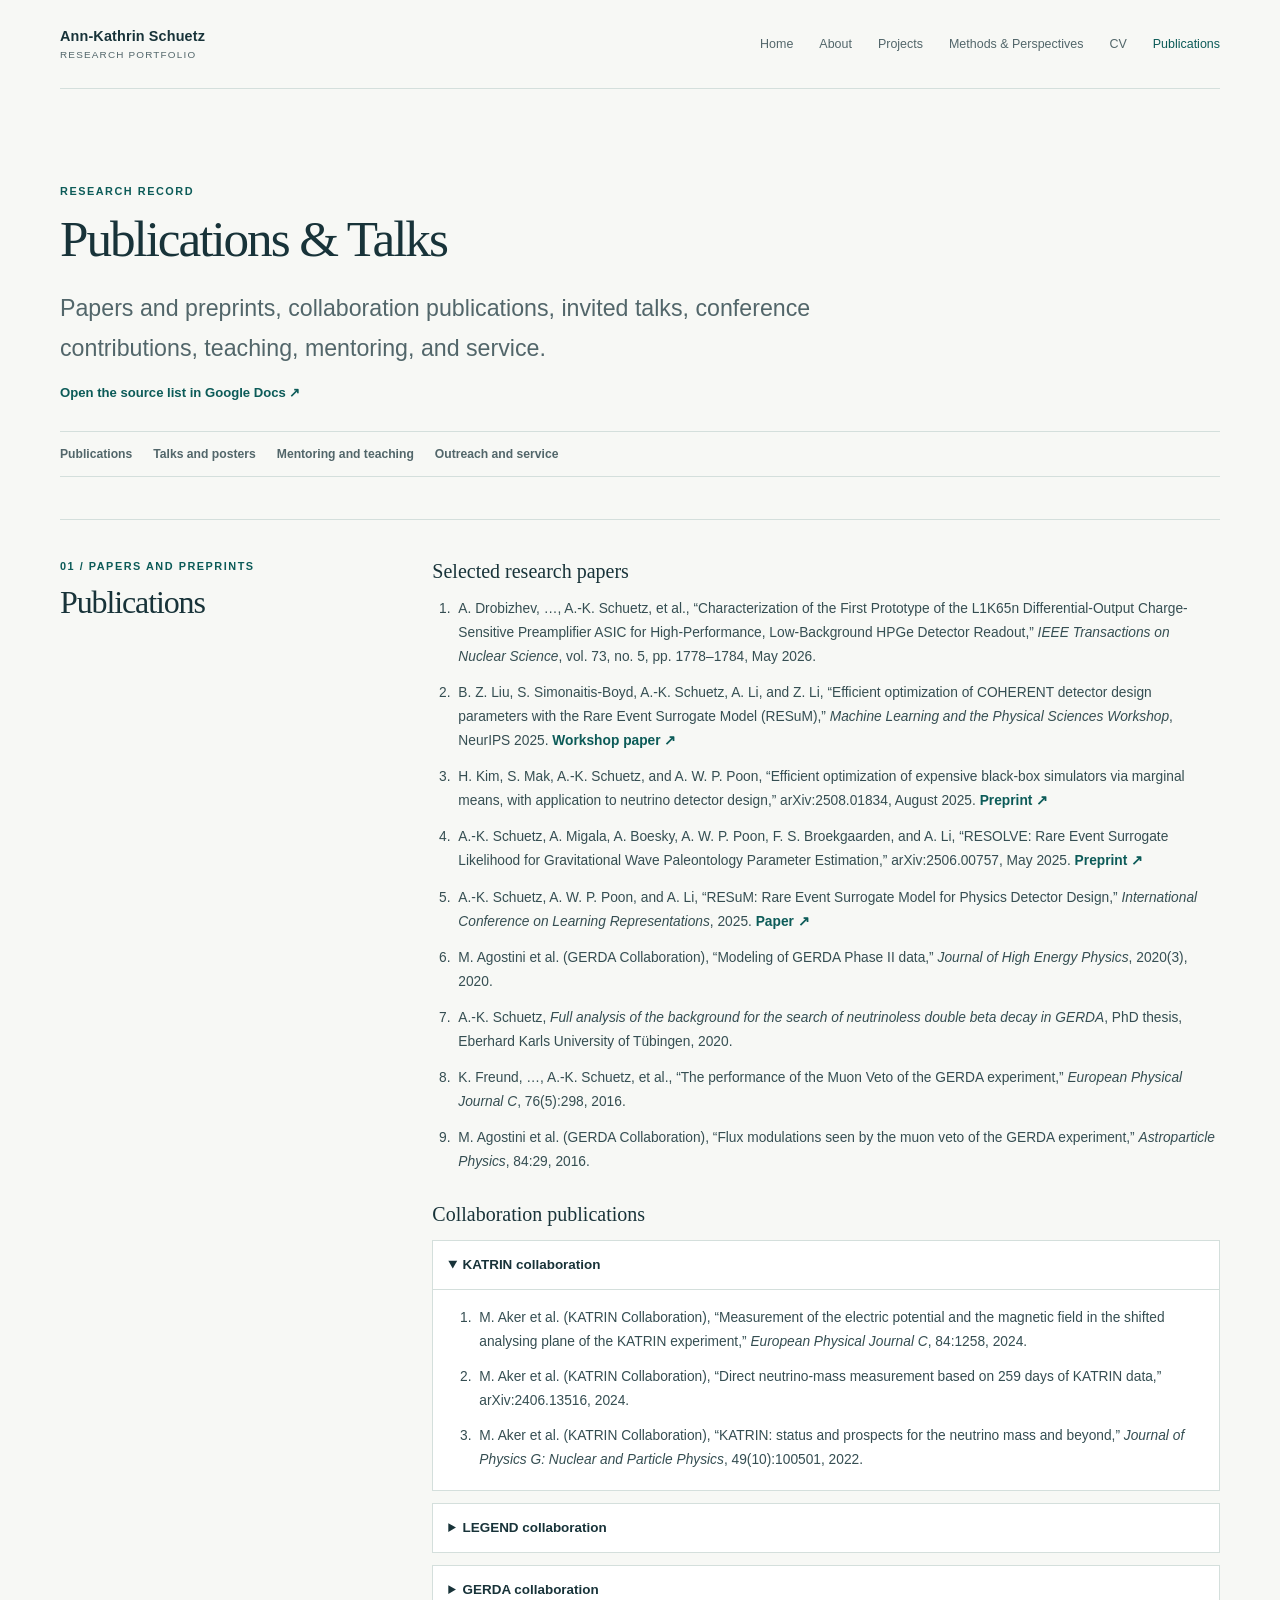
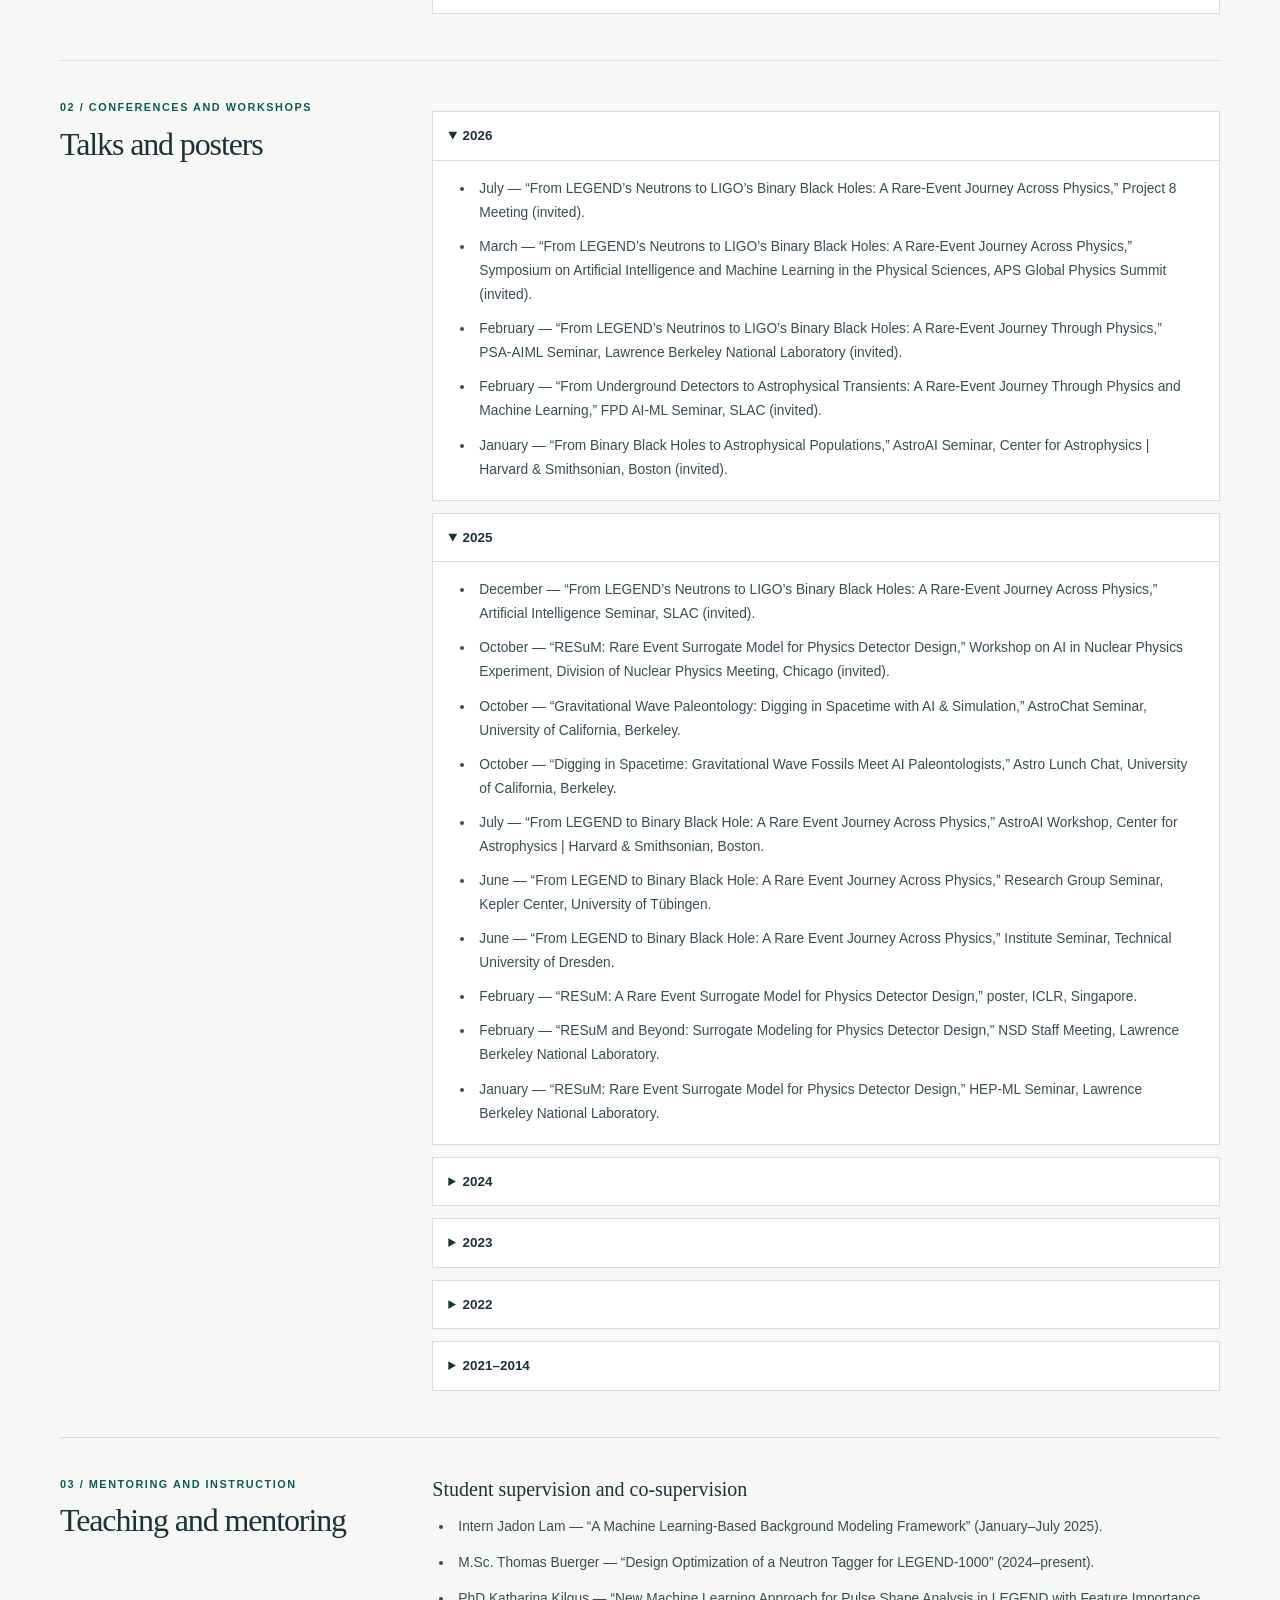
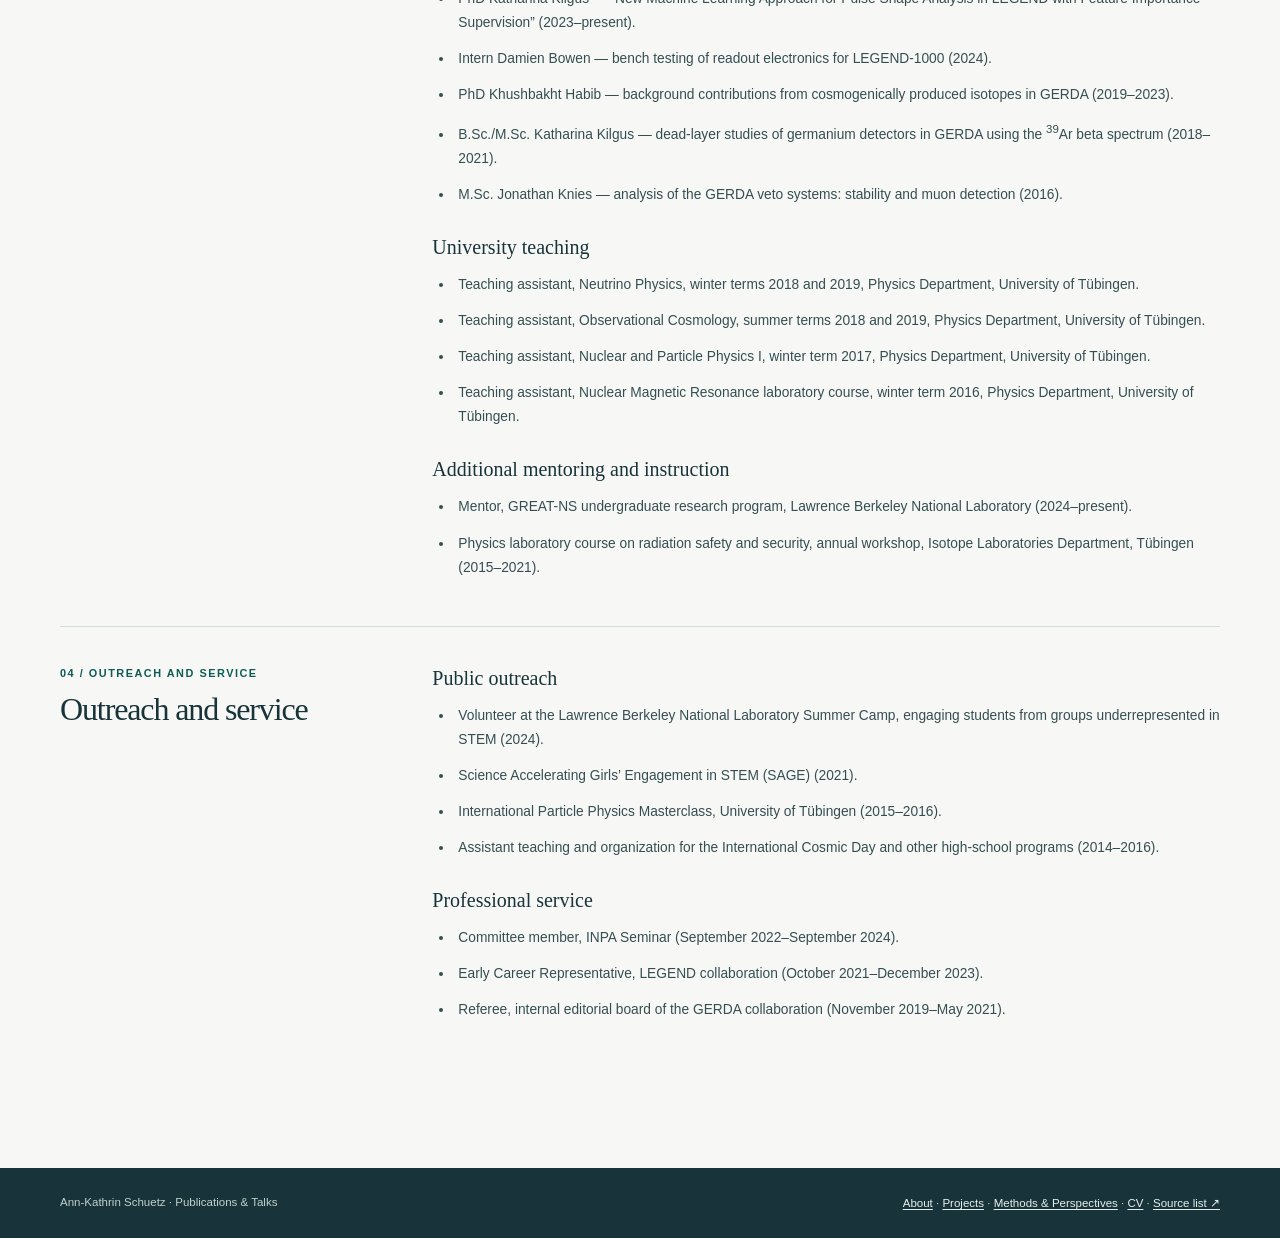
<file: publications/index.html>
<!doctype html>
<html lang="en">
<head>
  <meta charset="utf-8">
  <meta name="viewport" content="width=device-width, initial-scale=1">
  <meta name="description" content="Publications, conference talks, posters, teaching, mentoring, and service by Ann-Kathrin Schuetz.">
  <title>Publications &amp; Talks | Ann-Kathrin Schuetz</title>
  <link rel="stylesheet" href="../style.css?v=20261026">
  <link rel="stylesheet" href="style.css?v=20261026">
</head>
<body>
  <a class="skip-link" href="#main">Skip to content</a>
  <header class="site-header">
    <a class="brand" href="../">Ann-Kathrin Schuetz<span>Research portfolio</span></a>
    <nav class="site-nav" aria-label="Main navigation">
      <a href="../">Home</a>
      <a href="../about/">About</a>
      <a href="../projects/">Projects</a>
      <a href="../methods/">Methods &amp; Perspectives</a>
      <a href="../cv/">CV</a>
      <a href="./" aria-current="page">Publications</a>
    </nav>
  </header>

  <main id="main" class="wrap page-main publications-page">
    <section class="publications-opening" aria-labelledby="page-title">
      <p class="eyebrow">Research record</p>
      <h1 id="page-title" class="page-title">Publications &amp; Talks</h1>
      <p class="page-intro">Papers and preprints, collaboration publications, invited talks, conference contributions, teaching, mentoring, and service.</p>
      <a class="source-document" href="https://docs.google.com/document/d/1mjS0tZWsUzYqq_sZHqu0Wv3voNOvv9jiuMDN8G46xyY/edit?usp=sharing" target="_blank" rel="noopener">Open the source list in Google Docs <span aria-hidden="true">↗</span></a>
      <nav class="page-contents" aria-label="On this page">
        <a href="#publications">Publications</a>
        <a href="#talks">Talks and posters</a>
        <a href="#mentoring">Mentoring and teaching</a>
        <a href="#service">Outreach and service</a>
      </nav>
    </section>

    <section class="record-section" id="publications" aria-labelledby="publications-title">
      <div class="record-heading"><p class="eyebrow">01 / Papers and preprints</p><h2 id="publications-title">Publications</h2></div>
      <div class="record-body">
        <h3 class="record-subheading">Selected research papers</h3>
        <ol class="publication-list">
          <li>A. Drobizhev, …, A.-K. Schuetz, et al., “Characterization of the First Prototype of the L1K65n Differential-Output Charge-Sensitive Preamplifier ASIC for High-Performance, Low-Background HPGe Detector Readout,” <em>IEEE Transactions on Nuclear Science</em>, vol. 73, no. 5, pp. 1778–1784, May 2026.</li>
          <li>B. Z. Liu, S. Simonaitis-Boyd, A.-K. Schuetz, A. Li, and Z. Li, “Efficient optimization of COHERENT detector design parameters with the Rare Event Surrogate Model (RESuM),” <em>Machine Learning and the Physical Sciences Workshop</em>, NeurIPS 2025. <a href="https://ml4physicalsciences.github.io/2025/files/NeurIPS_ML4PS_2025_216.pdf">Workshop paper <span aria-hidden="true">↗</span></a></li>
          <li>H. Kim, S. Mak, A.-K. Schuetz, and A. W. P. Poon, “Efficient optimization of expensive black-box simulators via marginal means, with application to neutrino detector design,” arXiv:2508.01834, August 2025. <a href="https://arxiv.org/abs/2508.01834">Preprint <span aria-hidden="true">↗</span></a></li>
          <li>A.-K. Schuetz, A. Migala, A. Boesky, A. W. P. Poon, F. S. Broekgaarden, and A. Li, “RESOLVE: Rare Event Surrogate Likelihood for Gravitational Wave Paleontology Parameter Estimation,” arXiv:2506.00757, May 2025. <a href="https://arxiv.org/abs/2506.00757">Preprint <span aria-hidden="true">↗</span></a></li>
          <li>A.-K. Schuetz, A. W. P. Poon, and A. Li, “RESuM: Rare Event Surrogate Model for Physics Detector Design,” <em>International Conference on Learning Representations</em>, 2025. <a href="https://proceedings.iclr.cc/paper_files/paper/2025/file/c3909e3abe8ebdb20c42a42ce0bc907d-Paper-Conference.pdf">Paper <span aria-hidden="true">↗</span></a></li>
          <li>M. Agostini et al. (GERDA Collaboration), “Modeling of GERDA Phase II data,” <em>Journal of High Energy Physics</em>, 2020(3), 2020.</li>
          <li>A.-K. Schuetz, <em>Full analysis of the background for the search of neutrinoless double beta decay in GERDA</em>, PhD thesis, Eberhard Karls University of Tübingen, 2020.</li>
          <li>K. Freund, …, A.-K. Schuetz, et al., “The performance of the Muon Veto of the GERDA experiment,” <em>European Physical Journal C</em>, 76(5):298, 2016.</li>
          <li>M. Agostini et al. (GERDA Collaboration), “Flux modulations seen by the muon veto of the GERDA experiment,” <em>Astroparticle Physics</em>, 84:29, 2016.</li>
        </ol>

        <h3 class="record-subheading">Collaboration publications</h3>
        <details class="record-details" open>
          <summary>KATRIN collaboration</summary>
          <ol class="publication-list">
            <li>M. Aker et al. (KATRIN Collaboration), “Measurement of the electric potential and the magnetic field in the shifted analysing plane of the KATRIN experiment,” <em>European Physical Journal C</em>, 84:1258, 2024.</li>
            <li>M. Aker et al. (KATRIN Collaboration), “Direct neutrino-mass measurement based on 259 days of KATRIN data,” arXiv:2406.13516, 2024.</li>
            <li>M. Aker et al. (KATRIN Collaboration), “KATRIN: status and prospects for the neutrino mass and beyond,” <em>Journal of Physics G: Nuclear and Particle Physics</em>, 49(10):100501, 2022.</li>
          </ol>
        </details>
        <details class="record-details">
          <summary>LEGEND collaboration</summary>
          <ol class="publication-list">
            <li>H. Acharya et al. (LEGEND Collaboration), “First Results on the Search for Lepton Number Violating Neutrinoless Double Beta Decay with the LEGEND-200 Experiment,” arXiv:2505.10440v3, May 2025.</li>
            <li>N. Abgrall et al. (LEGEND Collaboration), <em>LEGEND-1000 Preconceptual Design Report</em>, arXiv:2107.11462, July 2021.</li>
          </ol>
        </details>
        <details class="record-details">
          <summary>GERDA collaboration</summary>
          <ol class="publication-list">
            <li>M. Agostini et al., “Searches for new physics below twice the electron mass with GERDA,” arXiv:2405.15954, May 2024.</li>
            <li>M. Agostini et al., “Final Results of GERDA on the Two-Neutrino Double-β Decay Half-Life,” <em>Physical Review Letters</em>, 131:142501, 2023.</li>
            <li>M. Agostini et al., “Search for tri-nucleon decays of <sup>76</sup>Ge in GERDA,” <em>European Physical Journal C</em>, 83:778, 2023.</li>
            <li>M. Agostini et al., “Liquid argon light collection and veto modeling in GERDA Phase II,” <em>European Physical Journal C</em>, 83:319, 2023.</li>
            <li>M. Agostini et al., “Search for Exotic Physics in Double-β Decays with GERDA Phase II,” <em>Journal of Cosmology and Astroparticle Physics</em>, 12:012, 2022.</li>
            <li>M. Agostini et al., “Pulse Shape Analysis in GERDA Phase II,” <em>European Physical Journal C</em>, 82:284, 2022.</li>
            <li>M. Agostini et al., “Calibration of the GERDA Experiment,” <em>European Physical Journal C</em>, 81(8):682, 2021.</li>
            <li>M. Agostini et al., “The first search for bosonic super-WIMPs with masses up to 1 MeV/c<sup>2</sup> with GERDA,” <em>Physical Review Letters</em>, 125:011801, 2020.</li>
            <li>M. Agostini et al., “Final Results of GERDA on the Search for Neutrinoless Double-β Decay,” <em>Physical Review Letters</em>, 125:252502, 2020.</li>
            <li>M. Agostini et al., “Characterization of 30 Ge Enriched Broad Energy Ge Detectors for GERDA Phase II,” <em>European Physical Journal C</em>, 79(11):978, 2019.</li>
            <li>M. Agostini et al., “Probing Majorana neutrinos with double-β decay,” <em>Science</em>, 365:1445, 2019.</li>
            <li>M. Agostini et al., “Upgrade for Phase II of the GERDA experiment,” <em>European Physical Journal C</em>, 78(5):388, 2018.</li>
            <li>M. Agostini et al., “Improved Limit on Neutrinoless Double-β Decay of <sup>76</sup>Ge from GERDA Phase II,” <em>Physical Review Letters</em>, 120:132503, 2018.</li>
            <li>M. Agostini et al., “Background-free search for neutrinoless double-β decay of <sup>76</sup>Ge with GERDA,” <em>Nature</em>, 544:47, 2017.</li>
          </ol>
        </details>
      </div>
    </section>

    <section class="record-section" id="talks" aria-labelledby="talks-title">
      <div class="record-heading"><p class="eyebrow">02 / Conferences and workshops</p><h2 id="talks-title">Talks and posters</h2></div>
      <div class="record-body">
        <details class="record-details" open>
          <summary>2026</summary>
          <ul class="dated-list">
            <li><time datetime="2026-07">July</time> — “From LEGEND’s Neutrons to LIGO’s Binary Black Holes: A Rare-Event Journey Across Physics,” Project 8 Meeting (invited).</li>
            <li><time datetime="2026-03">March</time> — “From LEGEND’s Neutrons to LIGO’s Binary Black Holes: A Rare-Event Journey Across Physics,” Symposium on Artificial Intelligence and Machine Learning in the Physical Sciences, APS Global Physics Summit (invited).</li>
            <li><time datetime="2026-02">February</time> — “From LEGEND’s Neutrinos to LIGO’s Binary Black Holes: A Rare-Event Journey Through Physics,” PSA-AIML Seminar, Lawrence Berkeley National Laboratory (invited).</li>
            <li><time datetime="2026-02">February</time> — “From Underground Detectors to Astrophysical Transients: A Rare-Event Journey Through Physics and Machine Learning,” FPD AI-ML Seminar, SLAC (invited).</li>
            <li><time datetime="2026-01">January</time> — “From Binary Black Holes to Astrophysical Populations,” AstroAI Seminar, Center for Astrophysics | Harvard &amp; Smithsonian, Boston (invited).</li>
          </ul>
        </details>
        <details class="record-details" open>
          <summary>2025</summary>
          <ul class="dated-list">
            <li><time datetime="2025-12">December</time> — “From LEGEND’s Neutrons to LIGO’s Binary Black Holes: A Rare-Event Journey Across Physics,” Artificial Intelligence Seminar, SLAC (invited).</li>
            <li><time datetime="2025-10">October</time> — “RESuM: Rare Event Surrogate Model for Physics Detector Design,” Workshop on AI in Nuclear Physics Experiment, Division of Nuclear Physics Meeting, Chicago (invited).</li>
            <li><time datetime="2025-10">October</time> — “Gravitational Wave Paleontology: Digging in Spacetime with AI &amp; Simulation,” AstroChat Seminar, University of California, Berkeley.</li>
            <li><time datetime="2025-10">October</time> — “Digging in Spacetime: Gravitational Wave Fossils Meet AI Paleontologists,” Astro Lunch Chat, University of California, Berkeley.</li>
            <li><time datetime="2025-07">July</time> — “From LEGEND to Binary Black Hole: A Rare Event Journey Across Physics,” AstroAI Workshop, Center for Astrophysics | Harvard &amp; Smithsonian, Boston.</li>
            <li><time datetime="2025-06">June</time> — “From LEGEND to Binary Black Hole: A Rare Event Journey Across Physics,” Research Group Seminar, Kepler Center, University of Tübingen.</li>
            <li><time datetime="2025-06">June</time> — “From LEGEND to Binary Black Hole: A Rare Event Journey Across Physics,” Institute Seminar, Technical University of Dresden.</li>
            <li><time datetime="2025-02">February</time> — “RESuM: A Rare Event Surrogate Model for Physics Detector Design,” poster, ICLR, Singapore.</li>
            <li><time datetime="2025-02">February</time> — “RESuM and Beyond: Surrogate Modeling for Physics Detector Design,” NSD Staff Meeting, Lawrence Berkeley National Laboratory.</li>
            <li><time datetime="2025-01">January</time> — “RESuM: Rare Event Surrogate Model for Physics Detector Design,” HEP-ML Seminar, Lawrence Berkeley National Laboratory.</li>
          </ul>
        </details>
        <details class="record-details">
          <summary>2024</summary>
          <ul class="dated-list">
            <li><time datetime="2024-10">October</time> — “A Rare Event Surrogate Model for Physics Detector Design,” poster, Berkeley Lab AI for Science Summit.</li>
            <li><time datetime="2024-10">October</time> — “Enhancing Neutron Shielding for Neutrinoless Double-Beta Decay: NERSC’s Role in Advanced Optimization,” poster, NERSC@50, Berkeley.</li>
            <li><time datetime="2024-10">October</time> — “Characterization of ASIC-Based Signal Readout Electronics for LEGEND-1000,” Division of Nuclear Physics Fall Meeting, Boston.</li>
            <li><time datetime="2024-09">September</time> — “Machine Learning-Based Design Optimization for the Search of Neutrinoless Double-Beta Decay with LEGEND,” MODE Workshop on Differential Programming for Experiment Design, Valencia.</li>
            <li><time datetime="2024-07">July</time> — “Machine Learning-Based Design Optimization for the Search of Neutrinoless Double-Beta Decay,” PireGEMADARC Collaboration Meeting (online).</li>
            <li><time datetime="2024-06">June</time> — “Machine Learning-Based Design Optimization for the Search of Neutrinoless Double-Beta Decay with LEGEND,” poster, Nu2024, Milan.</li>
            <li><time datetime="2024-06">June</time> — Lecture on decays and radiation, GREAT-NS Lecture Series, Lawrence Berkeley National Laboratory.</li>
            <li><time datetime="2024-06">June</time> — Lecture on Gaussian processes, PHY 139/239, University of California, San Diego (online).</li>
            <li><time datetime="2024-04">April</time> — “Beyond the Limits: The Bayesian Way to Neutrinoless Double-Beta Decay and Neutrino Mass,” High Energy Particle Seminar, University of California, San Diego.</li>
            <li><time datetime="2024-01">January</time> — “Machine Learning-Based Design Optimization in LEGEND,” MODE Collaboration Meeting.</li>
            <li><time datetime="2024-01">January</time> — Invited panelist for discussions on AI in STEM: technology, policy, and ethical implications, SPAG, University of North Carolina.</li>
          </ul>
        </details>
        <details class="record-details">
          <summary>2023</summary>
          <ul class="dated-list">
            <li><time datetime="2023-12">December</time> — Lecture on double-beta decay, GREAT-NS Fall Semester Seminar, Lawrence Berkeley National Laboratory.</li>
            <li><time datetime="2023-12">December</time> — “Machine Learning-Based Design Optimization for the Search of Neutrinoless Double-Beta Decay with LEGEND,” TRIUMF, Vancouver.</li>
            <li><time datetime="2023-11">November</time> — “Status of the LEGEND-200 Experiment,” Double Beta Workshop, Division of Nuclear Physics Fall Meeting, Hawaii.</li>
            <li><time datetime="2023-11">November</time> — “Machine Learning-Based Design Optimization in LEGEND,” Division of Nuclear Physics Fall Meeting, Hawaii.</li>
            <li><time datetime="2023-08">August</time> — “Machine Learning Applications for Neutrinoless Double-Beta Decay with LEGEND,” NPML, Boston.</li>
            <li><time datetime="2023-01">January</time> — “Machine Learning-Based Neutron Moderator Optimization,” seminar for Prof. M. Liwicki’s group, Luleå University of Technology.</li>
          </ul>
        </details>
        <details class="record-details">
          <summary>2022</summary>
          <ul class="dated-list">
            <li><time datetime="2022-08">August</time> — “Latest Results from KATRIN and Neutrino Mass,” CIPANP, Orlando (invited by KATRIN).</li>
            <li><time datetime="2022-04">April</time> — Lecture on double-beta decay, GREAT-NS Spring Semester Seminar, Lawrence Berkeley National Laboratory.</li>
          </ul>
        </details>
        <details class="record-details">
          <summary>2021–2014</summary>
          <ul class="dated-list">
            <li><time datetime="2021-10">October 2021</time> — “Final Results of GERDA on the Search for Neutrinoless Double Beta Decay,” APS Fall Meeting, Boston.</li>
            <li><time datetime="2020-02">February 2020</time> — “Full Analysis of the Background for the Search of Neutrinoless Double Beta Decay in GERDA,” INPA Seminar, Lawrence Berkeley National Laboratory.</li>
            <li><time datetime="2019-05">May 2019</time> — “Searching for Neutrinoless Double-Beta Decay with GERDA,” Rencontres de Blois (invited through GERDA).</li>
            <li><time datetime="2018-03">March 2018</time> — “Radioactive Shielding and Activation,” Workshop on Radiation Safety and Security, Isotope Laboratories Department, Tübingen.</li>
            <li><time datetime="2017-07">July 2017</time> — “GERDA Phase II: Search for Neutrinoless Double-Beta Decay,” Rencontres du Vietnam (invited through GERDA).</li>
            <li><time datetime="2016-03">March 2016</time> — “Study of Pulse Shapes in Ge Detectors with Positron Emission Tomography,” DPG Spring Meeting, Hamburg.</li>
            <li><time datetime="2015-09">September 2015</time> — “Search for Neutrinoless Double-Beta Decay with GERDA,” Annual Workshop of the Kepler Kolleg, University of Tübingen, Blaubeuren.</li>
            <li><time datetime="2015-03">March 2015</time> — “Annual Modulation of the Muon Flux in the GERDA Experiment,” DPG Spring Meeting.</li>
            <li><time datetime="2014-03">March 2014</time> — “Annual Modulation of the Muon Flux of the GERDA Muon Veto,” DPG Spring Meeting, Mainz.</li>
          </ul>
        </details>
      </div>
    </section>

    <section class="record-section" id="mentoring" aria-labelledby="mentoring-title">
      <div class="record-heading"><p class="eyebrow">03 / Mentoring and instruction</p><h2 id="mentoring-title">Teaching and mentoring</h2></div>
      <div class="record-body">
        <h3 class="record-subheading">Student supervision and co-supervision</h3>
        <ul class="dated-list">
          <li>Intern Jadon Lam — “A Machine Learning-Based Background Modeling Framework” (January–July 2025).</li>
          <li>M.Sc. Thomas Buerger — “Design Optimization of a Neutron Tagger for LEGEND-1000” (2024–present).</li>
          <li>PhD Katharina Kilgus — “New Machine Learning Approach for Pulse Shape Analysis in LEGEND with Feature Importance Supervision” (2023–present).</li>
          <li>Intern Damien Bowen — bench testing of readout electronics for LEGEND-1000 (2024).</li>
          <li>PhD Khushbakht Habib — background contributions from cosmogenically produced isotopes in GERDA (2019–2023).</li>
          <li>B.Sc./M.Sc. Katharina Kilgus — dead-layer studies of germanium detectors in GERDA using the <sup>39</sup>Ar beta spectrum (2018–2021).</li>
          <li>M.Sc. Jonathan Knies — analysis of the GERDA veto systems: stability and muon detection (2016).</li>
        </ul>

        <h3 class="record-subheading">University teaching</h3>
        <ul class="dated-list">
          <li>Teaching assistant, Neutrino Physics, winter terms 2018 and 2019, Physics Department, University of Tübingen.</li>
          <li>Teaching assistant, Observational Cosmology, summer terms 2018 and 2019, Physics Department, University of Tübingen.</li>
          <li>Teaching assistant, Nuclear and Particle Physics I, winter term 2017, Physics Department, University of Tübingen.</li>
          <li>Teaching assistant, Nuclear Magnetic Resonance laboratory course, winter term 2016, Physics Department, University of Tübingen.</li>
        </ul>

        <h3 class="record-subheading">Additional mentoring and instruction</h3>
        <ul class="dated-list">
          <li>Mentor, GREAT-NS undergraduate research program, Lawrence Berkeley National Laboratory (2024–present).</li>
          <li>Physics laboratory course on radiation safety and security, annual workshop, Isotope Laboratories Department, Tübingen (2015–2021).</li>
        </ul>
      </div>
    </section>

    <section class="record-section" id="service" aria-labelledby="service-title">
      <div class="record-heading"><p class="eyebrow">04 / Outreach and service</p><h2 id="service-title">Outreach and service</h2></div>
      <div class="record-body">
        <h3 class="record-subheading">Public outreach</h3>
        <ul class="dated-list">
          <li>Volunteer at the Lawrence Berkeley National Laboratory Summer Camp, engaging students from groups underrepresented in STEM (2024).</li>
          <li>Science Accelerating Girls’ Engagement in STEM (SAGE) (2021).</li>
          <li>International Particle Physics Masterclass, University of Tübingen (2015–2016).</li>
          <li>Assistant teaching and organization for the International Cosmic Day and other high-school programs (2014–2016).</li>
        </ul>

        <h3 class="record-subheading">Professional service</h3>
        <ul class="dated-list">
          <li>Committee member, INPA Seminar (September 2022–September 2024).</li>
          <li>Early Career Representative, LEGEND collaboration (October 2021–December 2023).</li>
          <li>Referee, internal editorial board of the GERDA collaboration (November 2019–May 2021).</li>
        </ul>
      </div>
    </section>
  </main>

  <footer class="site-footer">
    <div class="footer-inner"><p>Ann-Kathrin Schuetz · Publications &amp; Talks</p><p><a href="../about/">About</a> · <a href="../projects/">Projects</a> · <a href="../methods/">Methods &amp; Perspectives</a> · <a href="../cv/">CV</a> · <a href="https://docs.google.com/document/d/1mjS0tZWsUzYqq_sZHqu0Wv3voNOvv9jiuMDN8G46xyY/edit?usp=sharing" target="_blank" rel="noopener">Source list ↗</a></p></div>
  </footer>
</body>
</html>
</file>
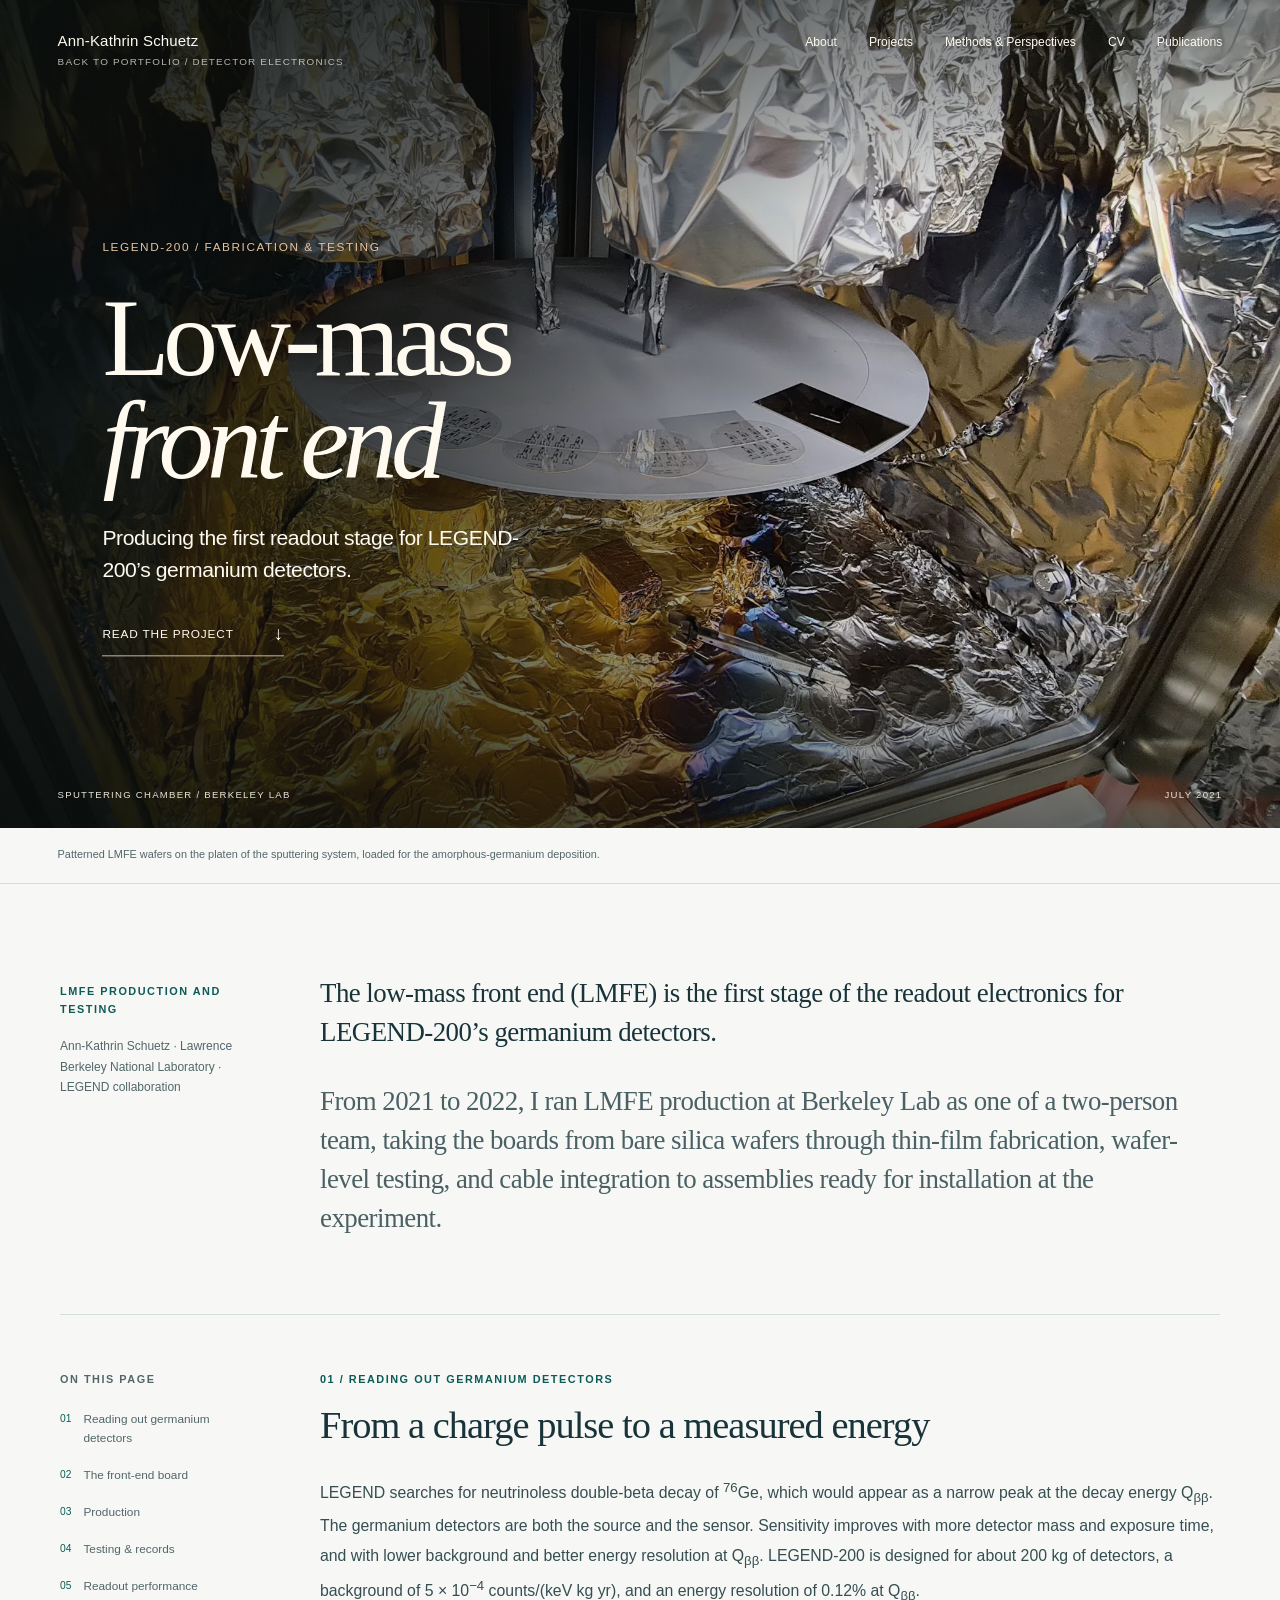
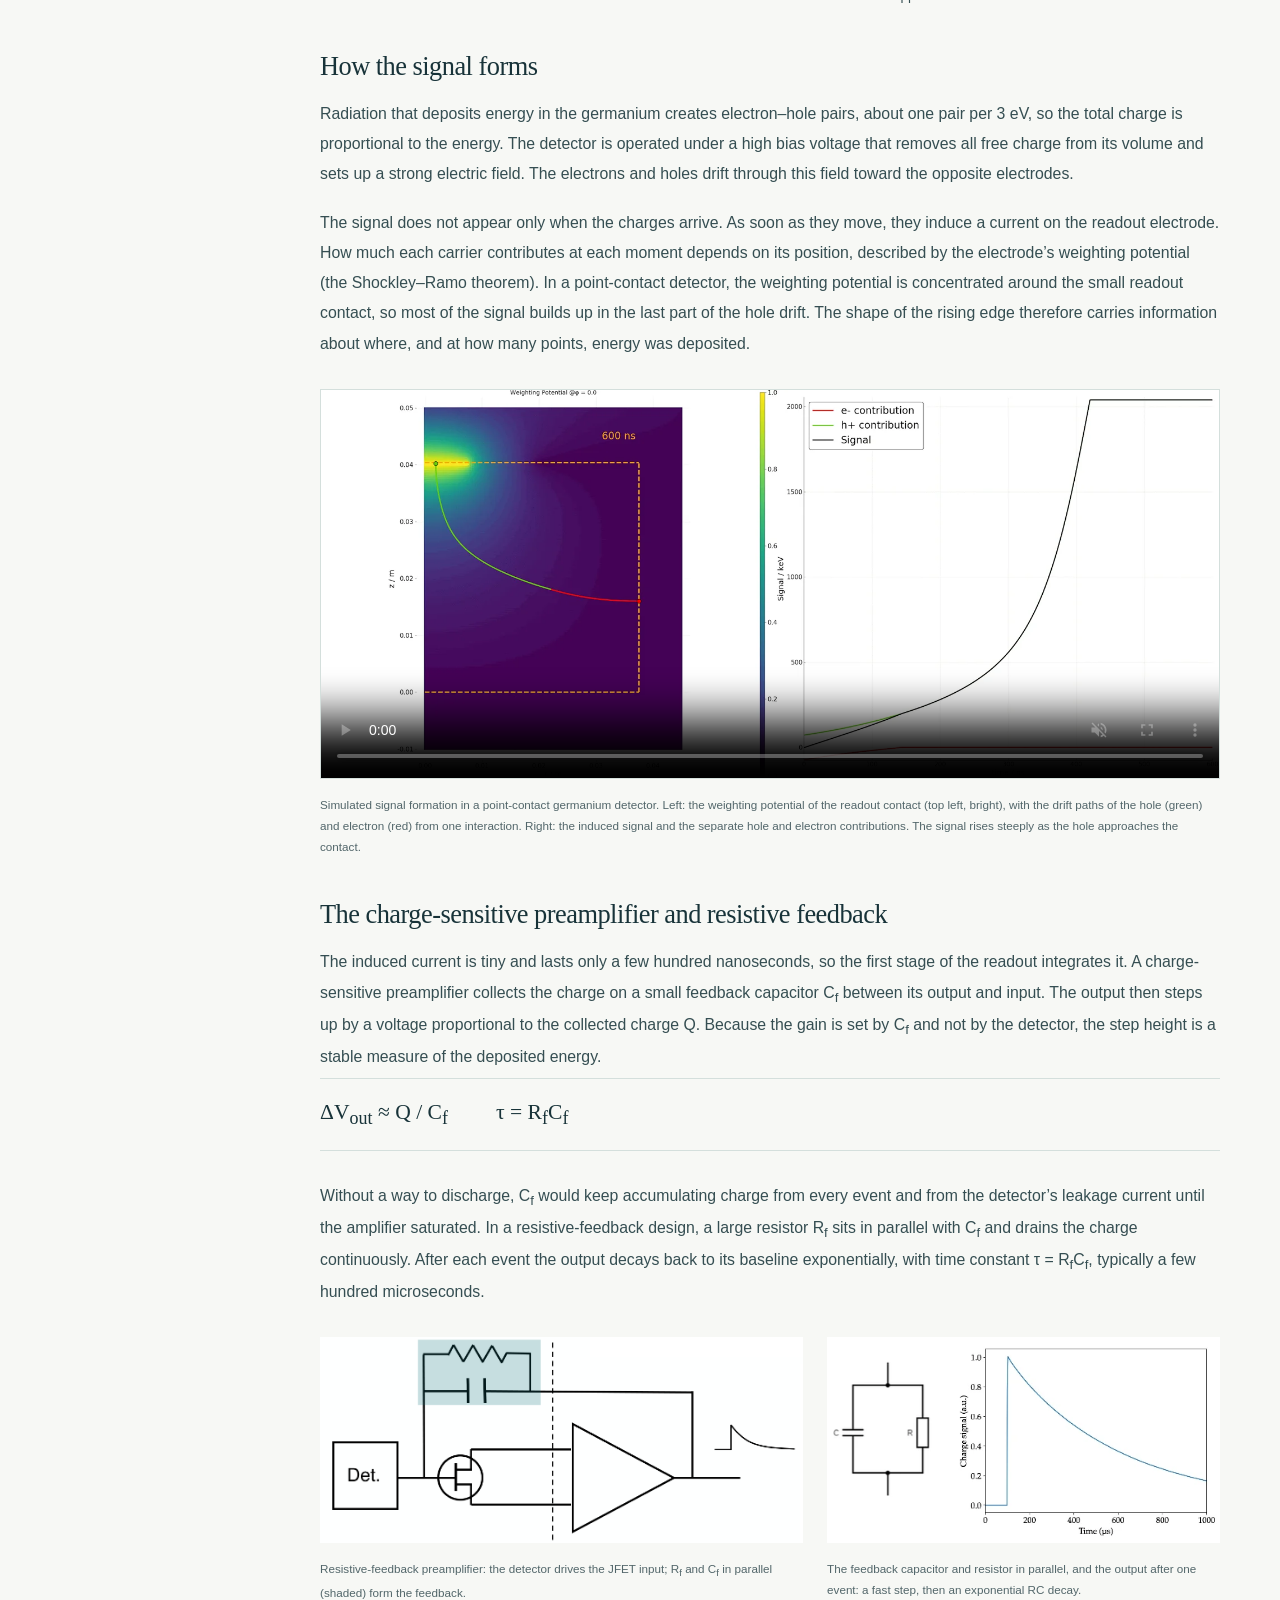
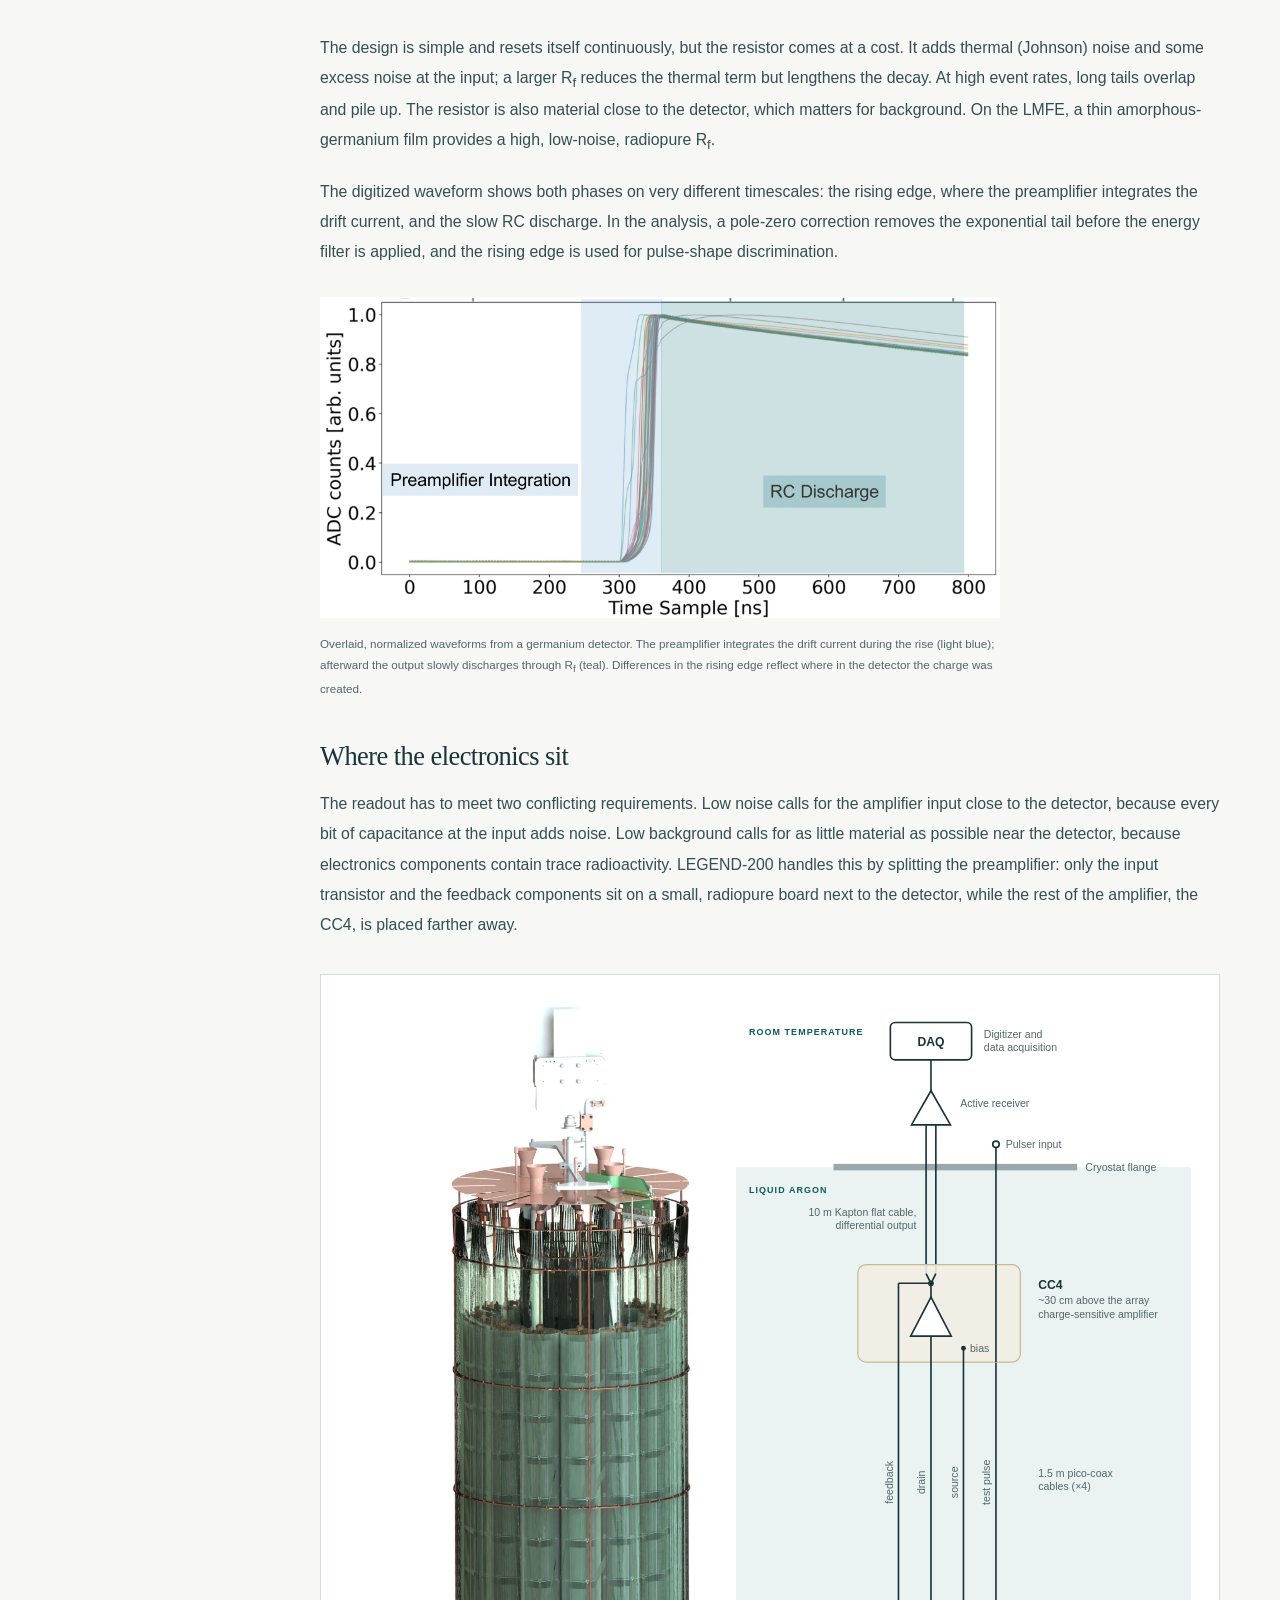
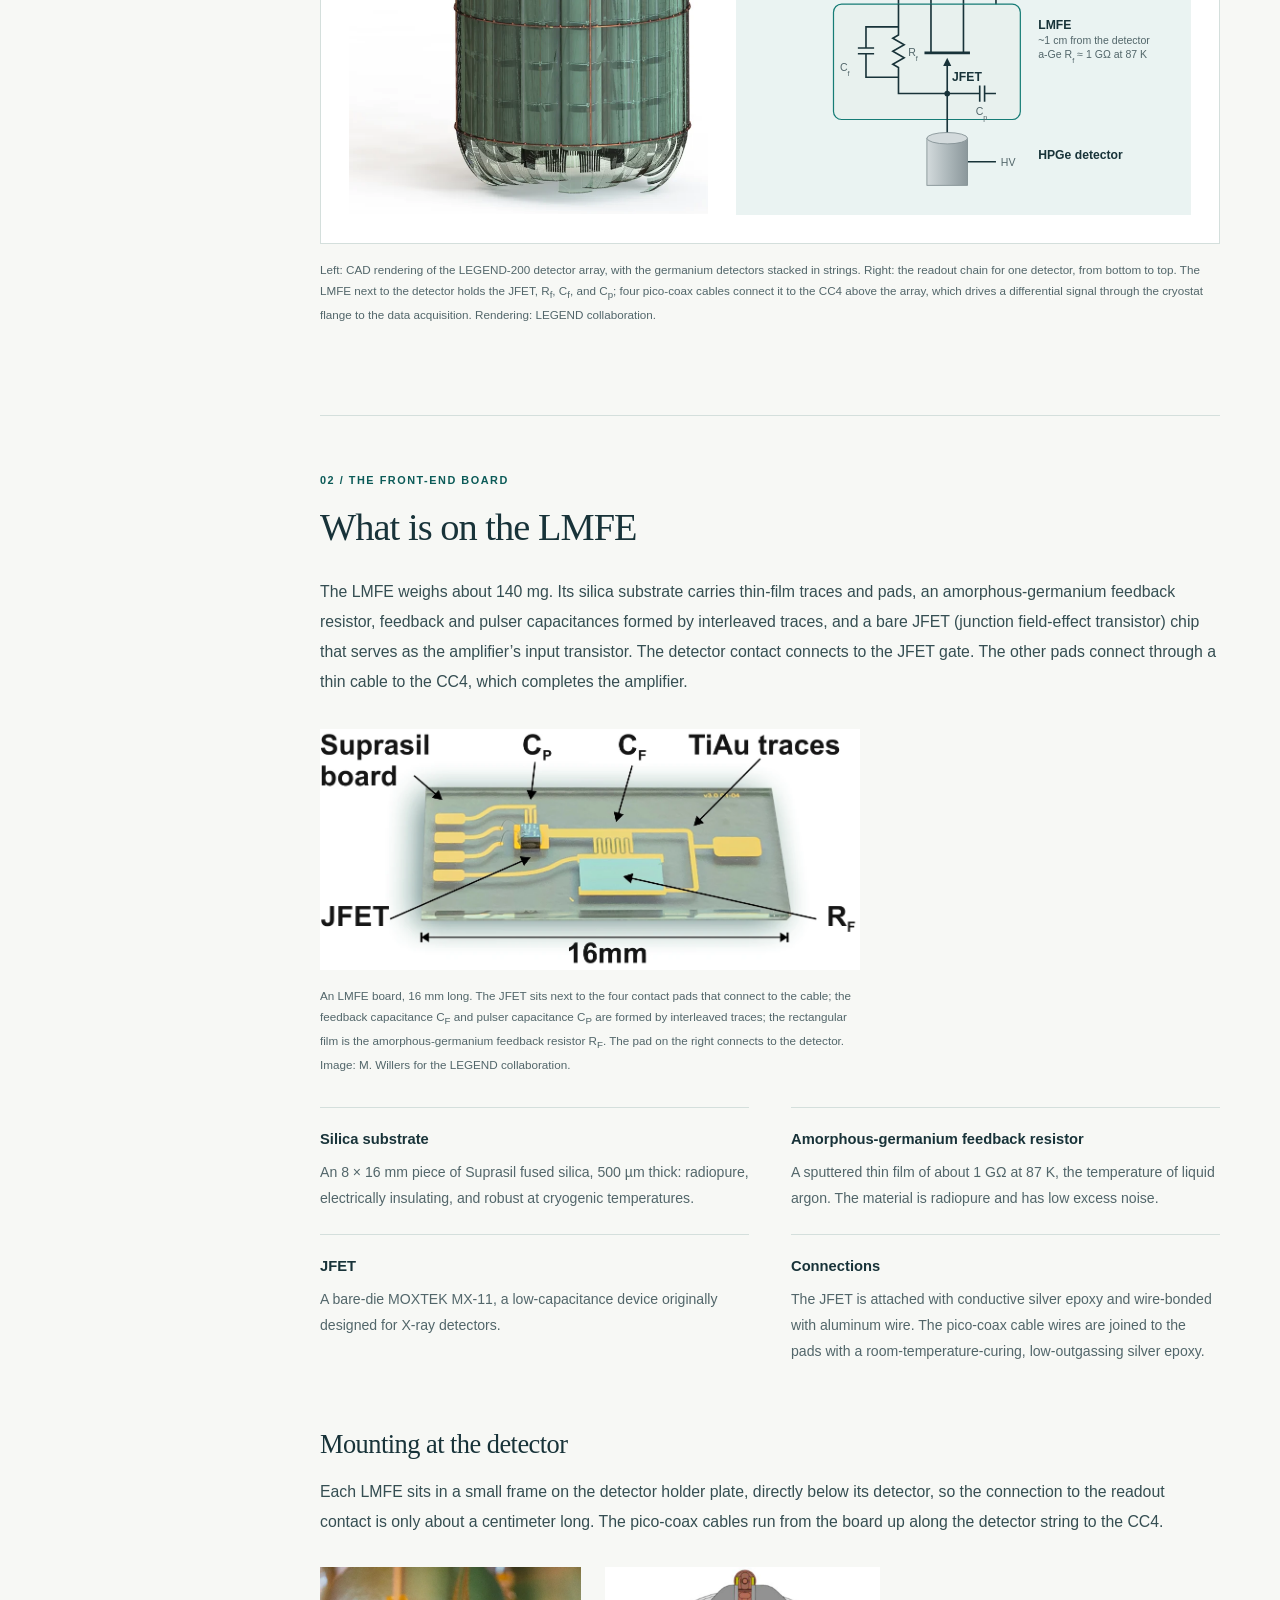
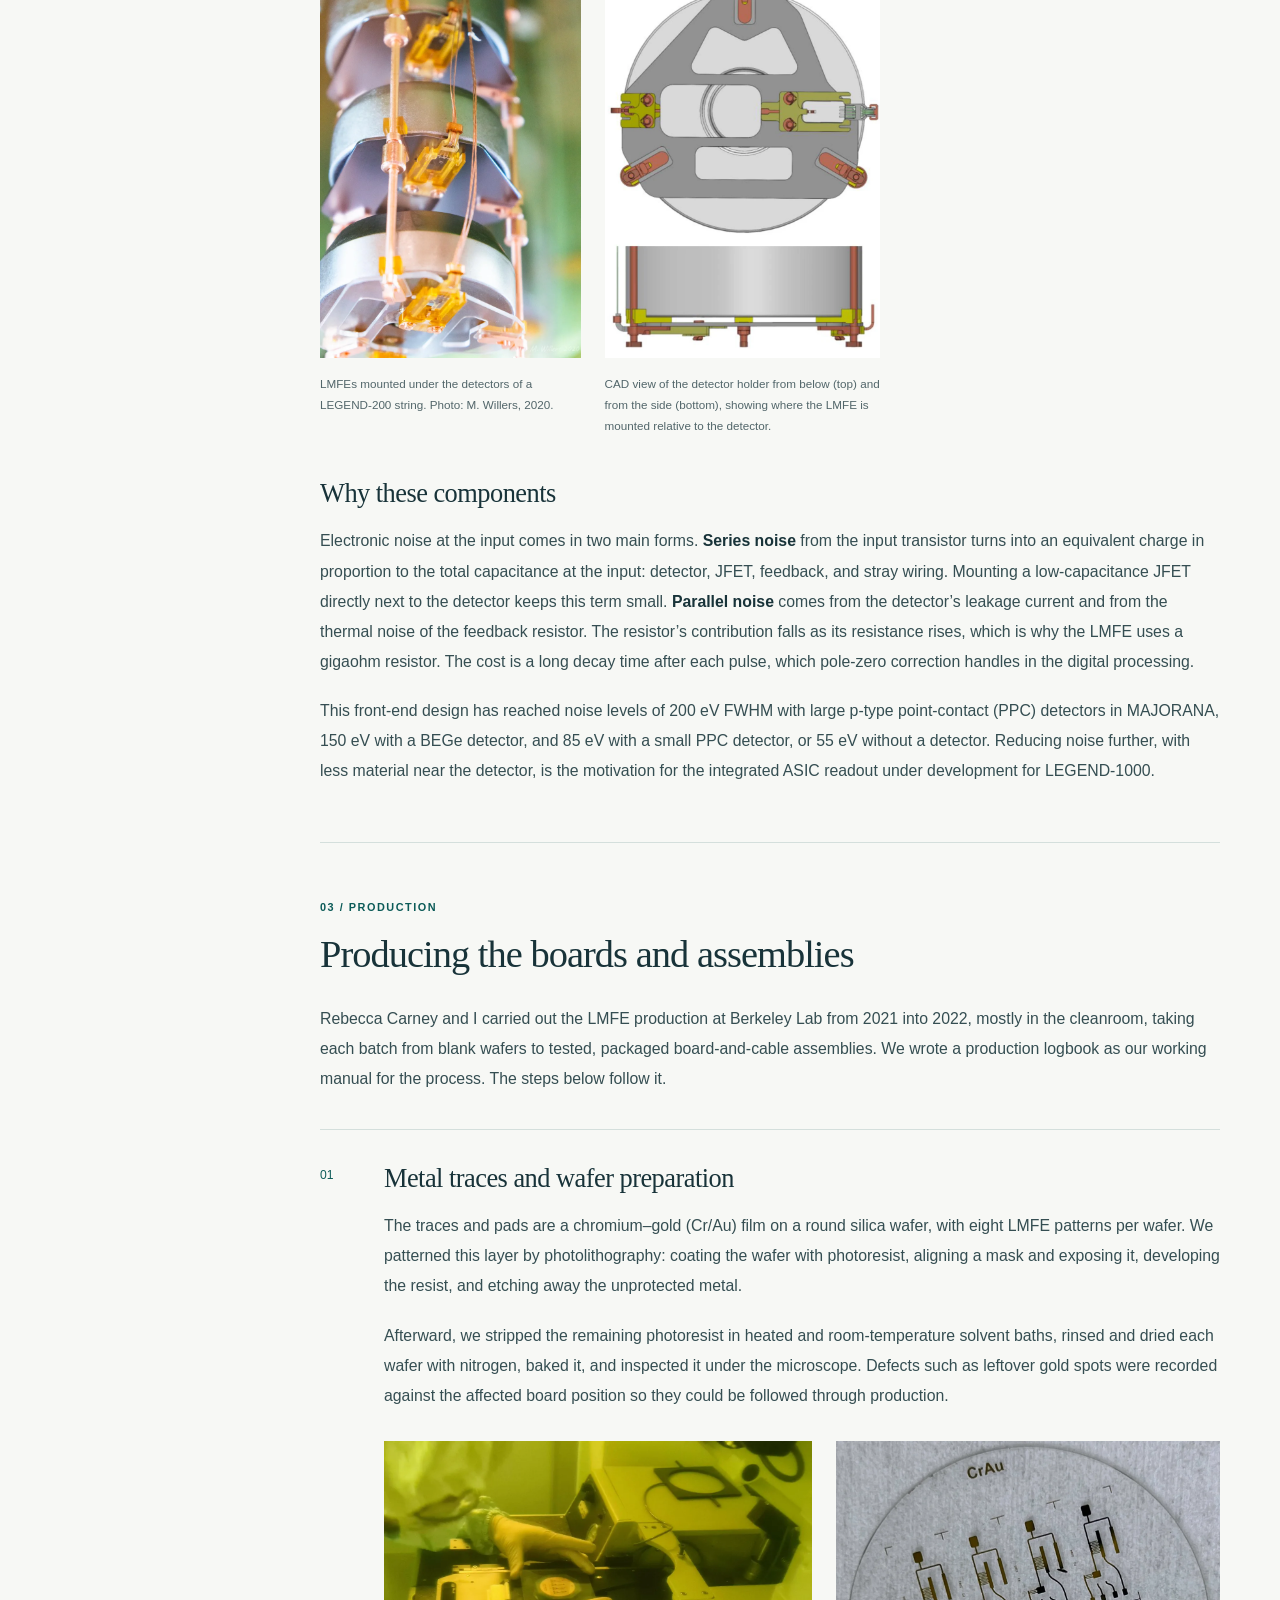
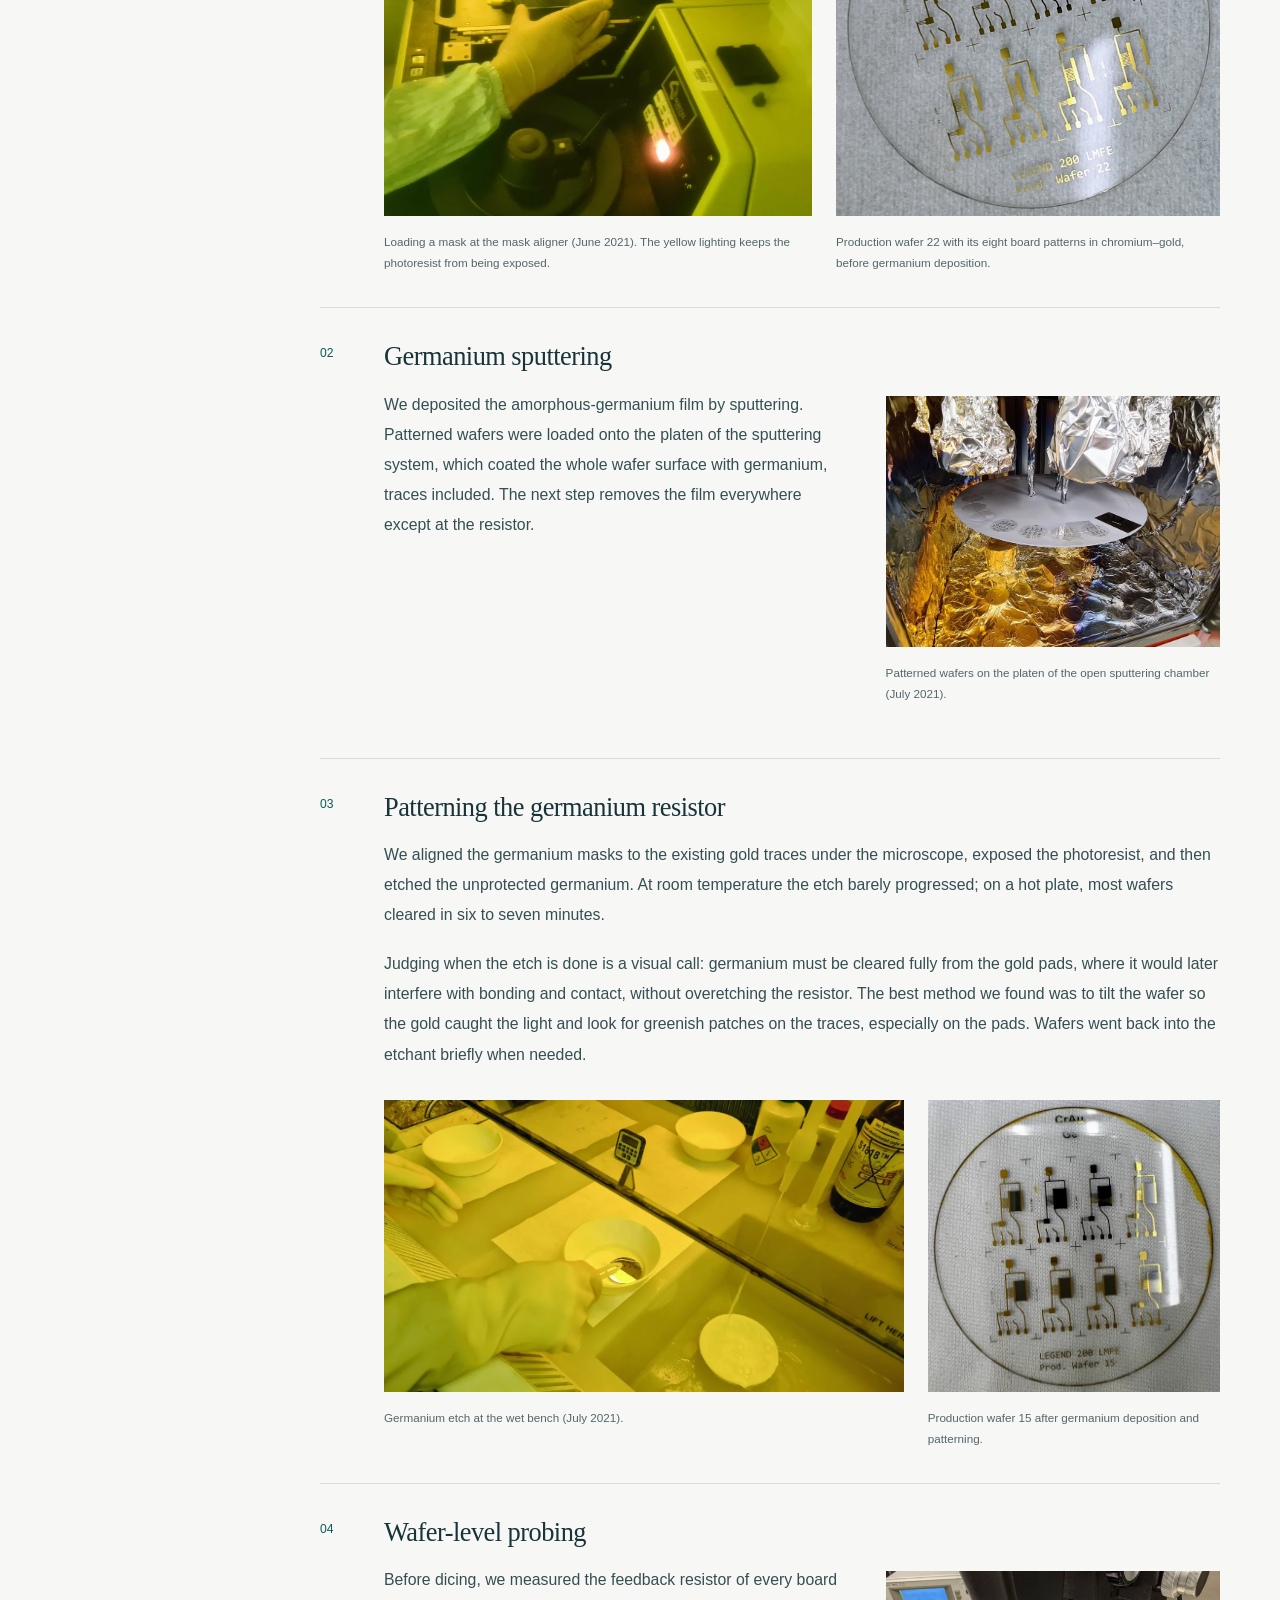
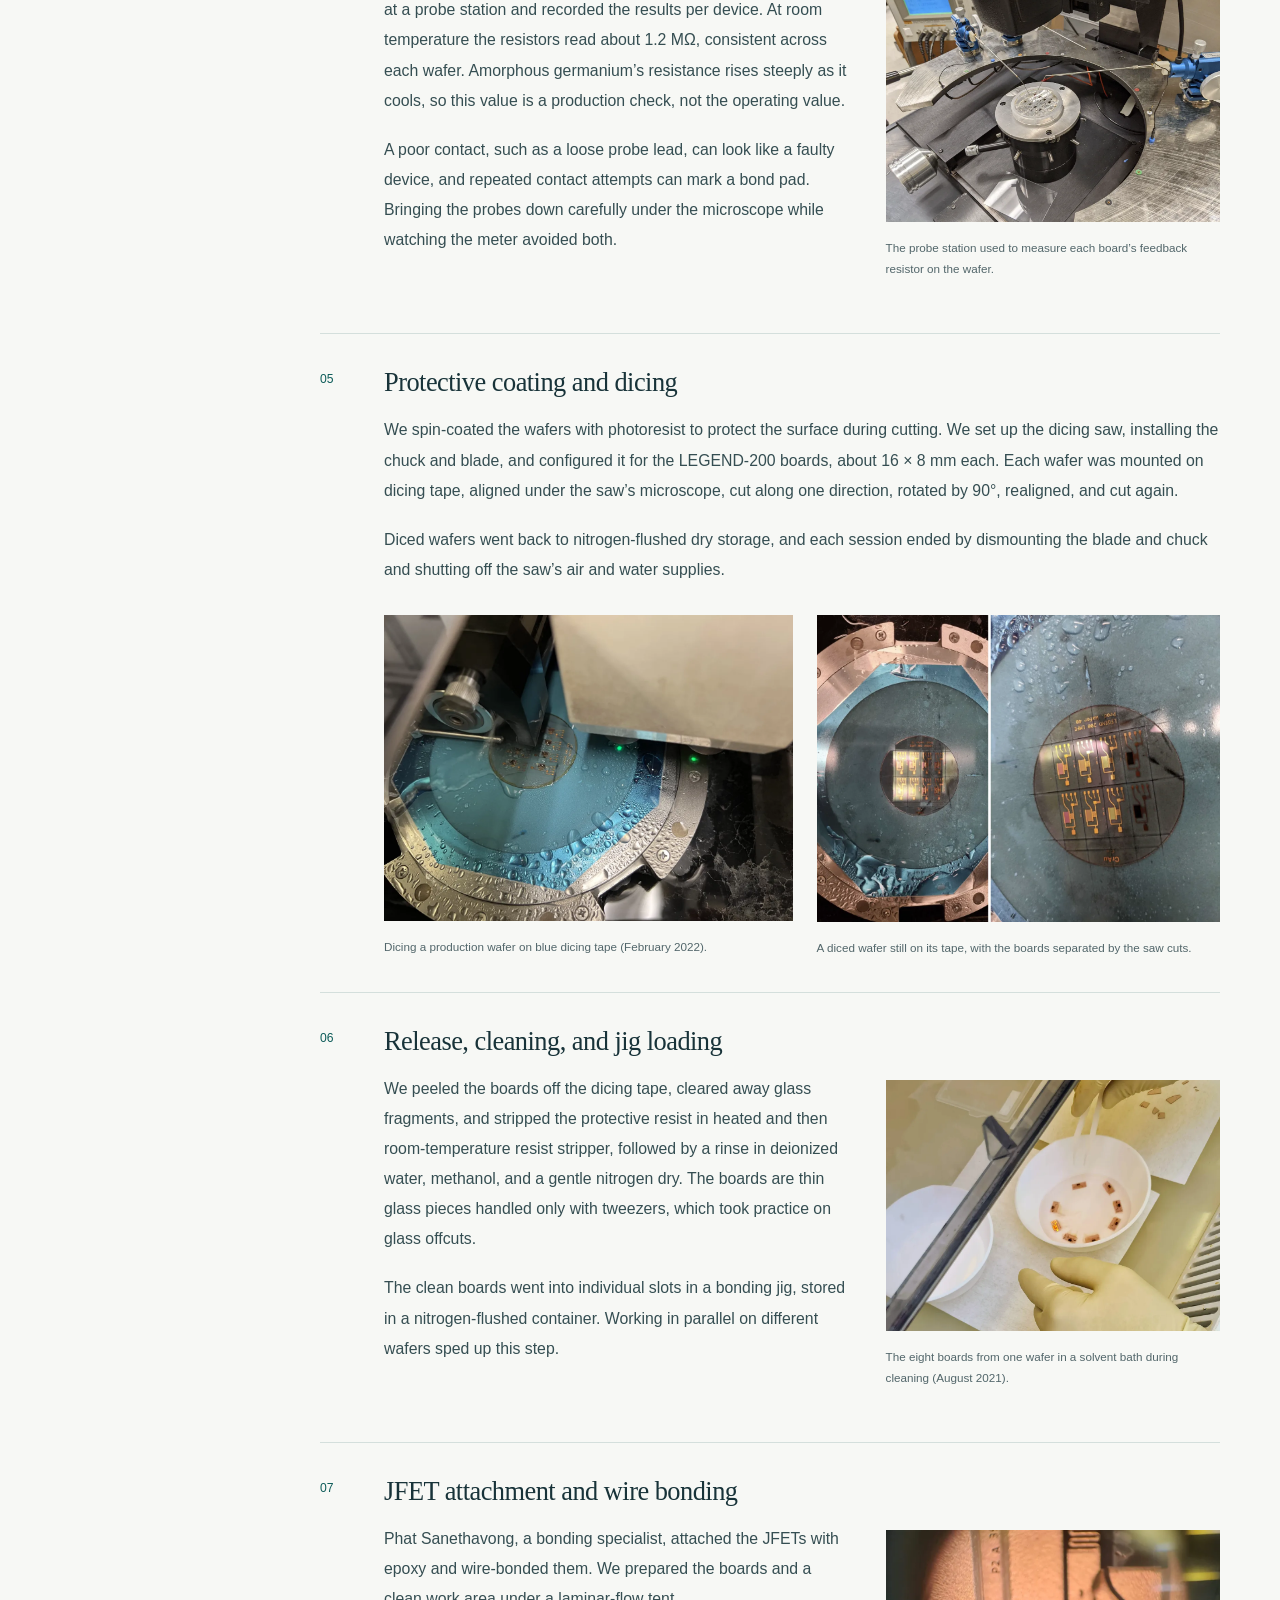
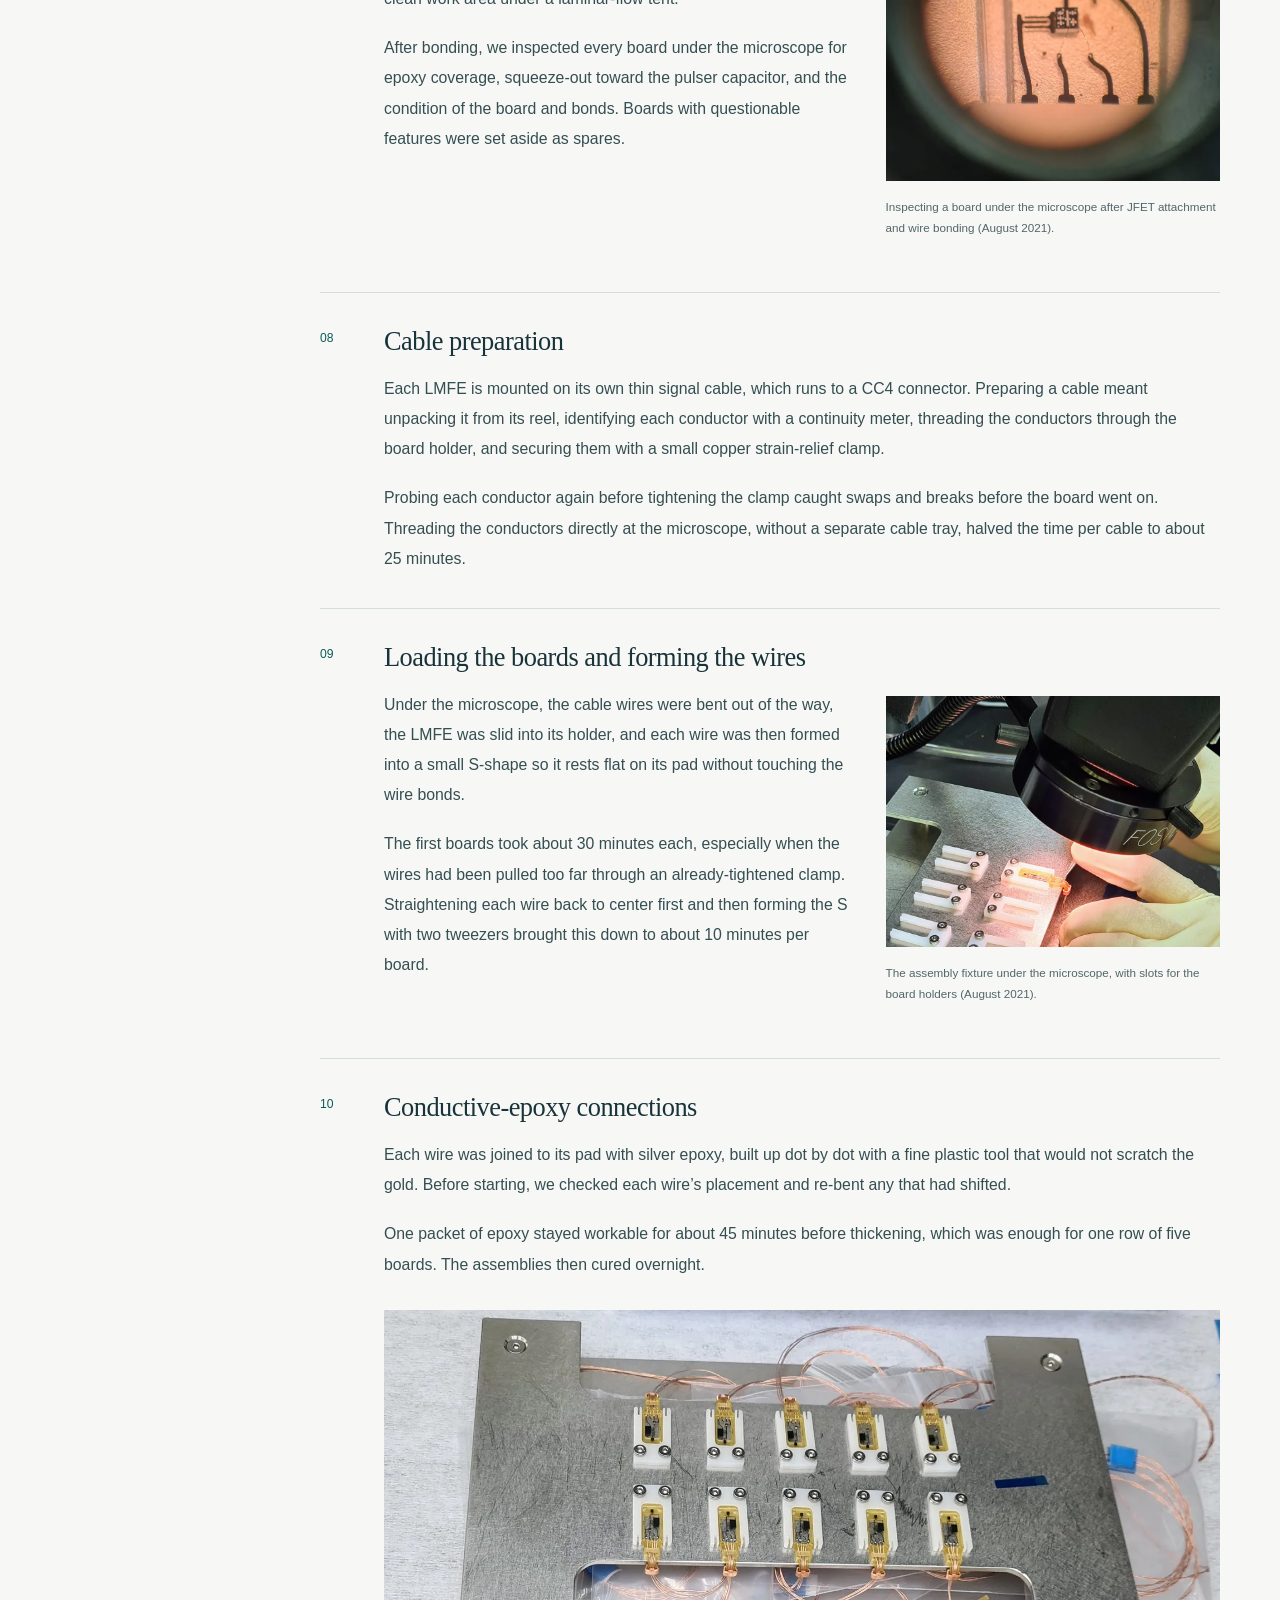
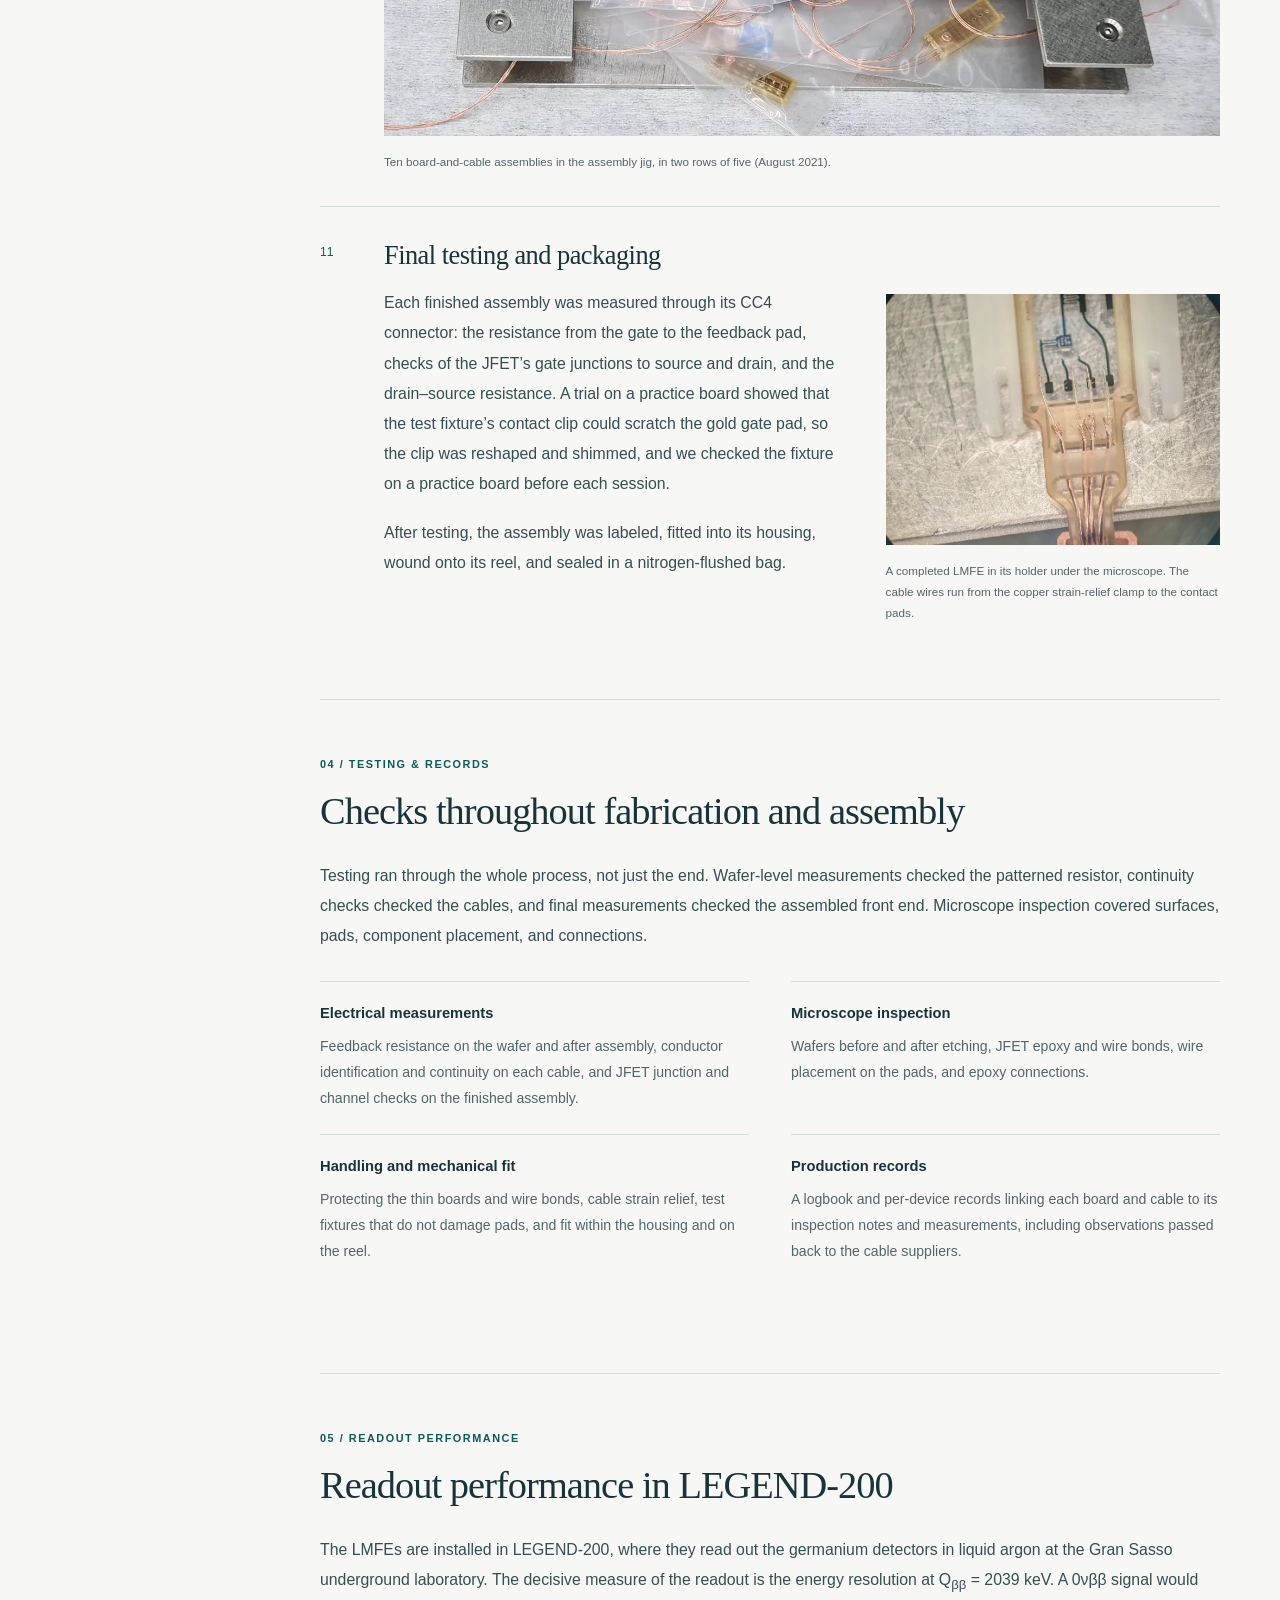
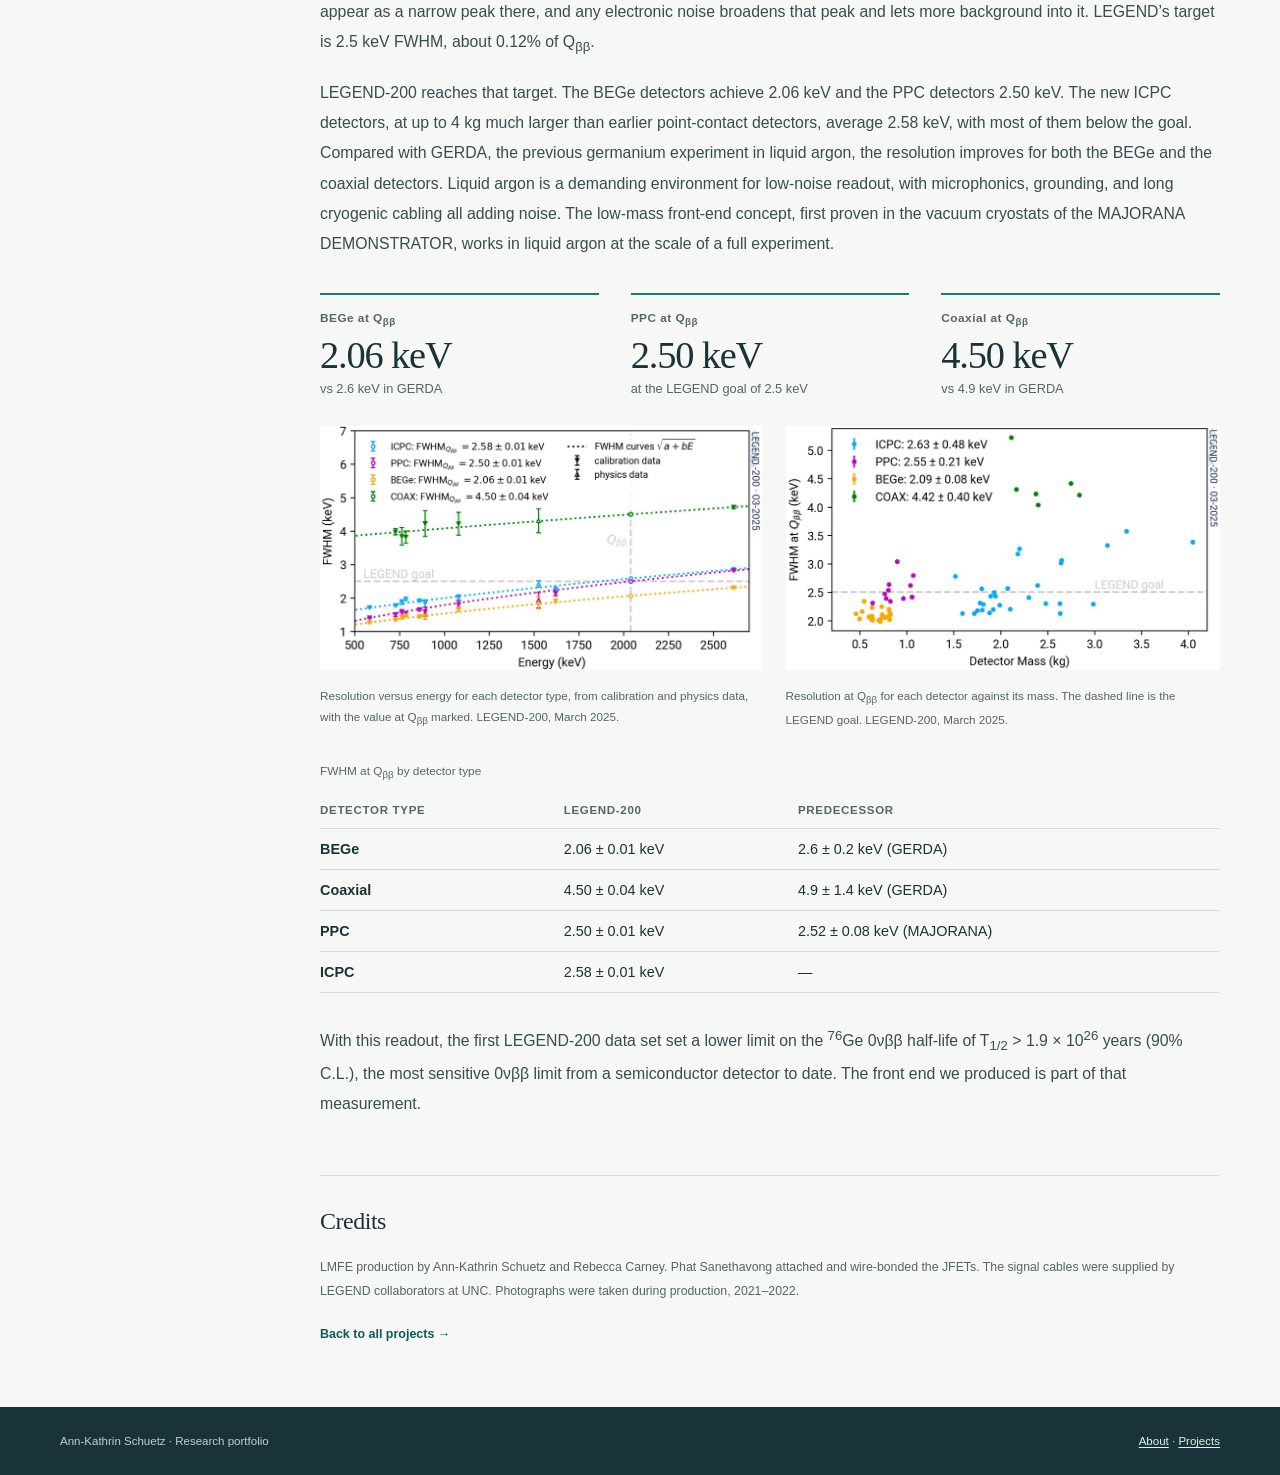
<file: projects/lmfe-production/index.html>
<!doctype html>
<html lang="en">
<head>
  <meta charset="utf-8">
  <meta name="viewport" content="width=device-width, initial-scale=1">
  <meta name="description" content="How the LEGEND-200 low-mass front end reads out germanium detectors, and my work producing it: trace patterning, germanium sputtering and etching, probing, dicing, cable assembly, and final testing.">
  <title>LMFE production and testing | Ann-Kathrin Schuetz</title>
  <link rel="stylesheet" href="../../style.css?v=20261026">
  <link rel="stylesheet" href="style.css?v=20261026">
</head>
<body>
  <a class="skip-link" href="#main">Skip to content</a>
  <section class="cover" aria-labelledby="hero-title">
    <img class="cover-image" src="assets/sputter-cover.webp" width="2400" height="1350" fetchpriority="high" alt="Open sputtering chamber lined with aluminum foil, with patterned LMFE wafers resting on a round platen." aria-describedby="image-caption">
    <header class="cover-header">
      <a class="signature" href="../../">Ann-Kathrin Schuetz<span>Back to portfolio / Detector electronics</span></a>
      <nav aria-label="Main navigation">
        <a href="../../about/">About</a>
        <a href="../">Projects</a>
        <a href="../../methods/">Methods &amp; Perspectives</a>
        <a href="../../cv/">CV</a>
        <a href="../../publications/">Publications</a>
      </nav>
    </header>
    <div class="cover-copy">
      <p class="eyebrow">LEGEND-200 / Fabrication &amp; testing</p>
      <h1 id="hero-title">Low-mass<br><em>front end</em></h1>
      <p class="cover-deck">Producing the first readout stage for LEGEND-200’s germanium detectors.</p>
      <a class="story-link" href="#readout">Read the project <span aria-hidden="true">↓</span></a>
    </div>
    <div class="cover-footnote" aria-hidden="true"><span>Sputtering chamber / Berkeley Lab</span><span>July 2021</span></div>
  </section>
  <div class="image-caption" id="image-caption">
    <p>Patterned LMFE wafers on the platen of the sputtering system, loaded for the amorphous-germanium deposition.</p>
  </div>

  <main id="main" class="wrap lmfe-page">
    <article>
      <header class="article-opening">
        <div class="article-meta"><p class="eyebrow">LMFE production and testing</p><p>Ann-Kathrin Schuetz · Lawrence Berkeley National Laboratory · LEGEND collaboration</p></div>
        <div class="standfirst">
          <p>The low-mass front end (LMFE) is the first stage of the readout electronics for LEGEND-200’s germanium detectors.</p>
          <p>From 2021 to 2022, I ran LMFE production at Berkeley Lab as one of a two-person team, taking the boards from bare silica wafers through thin-film fabrication, wafer-level testing, and cable integration to assemblies ready for installation at the experiment.</p>
        </div>
      </header>

      <div class="article-layout">
        <aside class="contents">
          <nav aria-label="On this page">
            <p class="eyebrow">On this page</p>
            <ol>
              <li><a href="#readout">Reading out germanium detectors</a></li>
              <li><a href="#front-end">The front-end board</a></li>
              <li><a href="#production">Production</a></li>
              <li><a href="#checks">Testing &amp; records</a></li>
              <li><a href="#result">Readout performance</a></li>
            </ol>
          </nav>
        </aside>
        <div class="article-body">

      <section class="project-section" id="readout" aria-labelledby="readout-title">
        <p class="eyebrow">01 / Reading out germanium detectors</p>
        <h2 id="readout-title">From a charge pulse to a measured energy</h2>
        <div class="prose">
          <p>LEGEND searches for neutrinoless double-beta decay of <sup>76</sup>Ge, which would appear as a narrow peak at the decay energy Q<sub>ββ</sub>. The germanium detectors are both the source and the sensor. Sensitivity improves with more detector mass and exposure time, and with lower background and better energy resolution at Q<sub>ββ</sub>. LEGEND-200 is designed for about 200 kg of detectors, a background of 5 × 10<sup>−4</sup> counts/(keV kg yr), and an energy resolution of 0.12% at Q<sub>ββ</sub>.</p>
        </div>

        <div class="prose">
          <h3>How the signal forms</h3>
          <p>Radiation that deposits energy in the germanium creates electron–hole pairs, about one pair per 3 eV, so the total charge is proportional to the energy. The detector is operated under a high bias voltage that removes all free charge from its volume and sets up a strong electric field. The electrons and holes drift through this field toward the opposite electrodes.</p>
          <p>The signal does not appear only when the charges arrive. As soon as they move, they induce a current on the readout electrode. How much each carrier contributes at each moment depends on its position, described by the electrode’s weighting potential (the Shockley–Ramo theorem). In a point-contact detector, the weighting potential is concentrated around the small readout contact, so most of the signal builds up in the last part of the hole drift. The shape of the rising edge therefore carries information about where, and at how many points, energy was deposited.</p>
        </div>
        <figure class="video-figure">
          <video class="signal-video" autoplay muted loop playsinline controls preload="metadata" width="1600" height="692" poster="assets/signal-formation-poster.webp" aria-describedby="signal-caption">
            <source src="assets/signal-formation.mp4" type="video/mp4">
          </video>
          <figcaption id="signal-caption">Simulated signal formation in a point-contact germanium detector. Left: the weighting potential of the readout contact (top left, bright), with the drift paths of the hole (green) and electron (red) from one interaction. Right: the induced signal and the separate hole and electron contributions. The signal rises steeply as the hole approaches the contact.</figcaption>
        </figure>

        <div class="prose">
          <h3>The charge-sensitive preamplifier and resistive feedback</h3>
          <p>The induced current is tiny and lasts only a few hundred nanoseconds, so the first stage of the readout integrates it. A charge-sensitive preamplifier collects the charge on a small feedback capacitor C<sub>f</sub> between its output and input. The output then steps up by a voltage proportional to the collected charge Q. Because the gain is set by C<sub>f</sub> and not by the detector, the step height is a stable measure of the deposited energy.</p>
        </div>
        <div class="equation-pair" aria-label="Charge gain and feedback decay time">
          <p>ΔV<sub>out</sub> ≈ Q / C<sub>f</sub></p>
          <p>τ = R<sub>f</sub>C<sub>f</sub></p>
        </div>
        <div class="prose">
          <p>Without a way to discharge, C<sub>f</sub> would keep accumulating charge from every event and from the detector’s leakage current until the amplifier saturated. In a resistive-feedback design, a large resistor R<sub>f</sub> sits in parallel with C<sub>f</sub> and drains the charge continuously. After each event the output decays back to its baseline exponentially, with time constant τ = R<sub>f</sub>C<sub>f</sub>, typically a few hundred microseconds.</p>
        </div>
        <div class="figure-pair">
          <figure style="--ar: 2.348">
            <a href="assets/resistive-feedback.webp" aria-label="Open the resistive-feedback circuit"><img src="assets/resistive-feedback.webp" width="1111" height="473" alt="Detector connected to the JFET input of an amplifier, with a resistor and capacitor in parallel between the amplifier output and the input." loading="lazy"></a>
            <figcaption>Resistive-feedback preamplifier: the detector drives the JFET input; R<sub>f</sub> and C<sub>f</sub> in parallel (shaded) form the feedback.</figcaption>
          </figure>
          <figure style="--ar: 1.910">
            <a href="assets/rc-decay.webp" aria-label="Open the RC decay plot"><img src="assets/rc-decay.webp" width="512" height="268" alt="Left: a capacitor and resistor in parallel. Right: plot of charge signal versus time, a sharp step at 100 microseconds followed by an exponential decay to about 0.17 of its height by 1000 microseconds." loading="lazy"></a>
            <figcaption>The feedback capacitor and resistor in parallel, and the output after one event: a fast step, then an exponential RC decay.</figcaption>
          </figure>
        </div>
        <div class="prose">
          <p>The design is simple and resets itself continuously, but the resistor comes at a cost. It adds thermal (Johnson) noise and some excess noise at the input; a larger R<sub>f</sub> reduces the thermal term but lengthens the decay. At high event rates, long tails overlap and pile up. The resistor is also material close to the detector, which matters for background. On the LMFE, a thin amorphous-germanium film provides a high, low-noise, radiopure R<sub>f</sub>.</p>
          <p>The digitized waveform shows both phases on very different timescales: the rising edge, where the preamplifier integrates the drift current, and the slow RC discharge. In the analysis, a pole-zero correction removes the exponential tail before the energy filter is applied, and the rising edge is used for pulse-shape discrimination.</p>
        </div>
        <figure class="plot-figure">
          <a href="assets/waveforms.webp" aria-label="Open the waveform plot"><img src="assets/waveforms.webp" width="2159" height="1020" alt="Overlaid normalized detector waveforms: flat baseline until about 300 ns, a steep rise to the maximum by about 360 ns marked as preamplifier integration, then a slow decline marked as RC discharge." loading="lazy"></a>
          <figcaption>Overlaid, normalized waveforms from a germanium detector. The preamplifier integrates the drift current during the rise (light blue); afterward the output slowly discharges through R<sub>f</sub> (teal). Differences in the rising edge reflect where in the detector the charge was created.</figcaption>
        </figure>

        <div class="prose">
          <h3>Where the electronics sit</h3>
          <p>The readout has to meet two conflicting requirements. Low noise calls for the amplifier input close to the detector, because every bit of capacitance at the input adds noise. Low background calls for as little material as possible near the detector, because electronics components contain trace radioactivity. LEGEND-200 handles this by splitting the preamplifier: only the input transistor and the feedback components sit on a small, radiopure board next to the detector, while the rest of the amplifier, the CC4, is placed farther away.</p>
        </div>
        <figure class="chain-figure">
          <div class="chain-panel">
            <img src="assets/detector-array.webp" width="700" height="1582" style="--ar: .442" alt="CAD rendering of the LEGEND-200 detector array: germanium detectors in vertical strings inside a cylindrical cage of fiber modules and copper rings, with the electronics and cable feed-through at the top." loading="lazy">
            <svg class="chain" style="--ar: .56" viewBox="0 0 560 1000" role="img" aria-labelledby="chain-title chain-desc">
              <title id="chain-title">Readout chain for one LEGEND-200 detector</title>
              <desc id="chain-desc">From bottom to top: the germanium detector connects to the JFET gate on the LMFE, which also holds the feedback resistor and capacitor and the pulser capacitor. Four pico-coax cables carry feedback, drain, source, and test pulse up to the CC4 amplifier, which closes the feedback loop and sends a differential signal over a 10 m Kapton flat cable through the cryostat flange to the active receiver and the data acquisition.</desc>
              <defs><linearGradient id="ge" x1="0" x2="1"><stop offset="0" stop-color="#d3dadc"/><stop offset=".55" stop-color="#aab5b8"/><stop offset="1" stop-color="#8b979b"/></linearGradient></defs>
              <rect x="0" y="202" width="560" height="798" fill="#eaf3f2"/>
              <text class="eb" x="16" y="40">ROOM TEMPERATURE</text>
              <text class="eb" x="16" y="234">LIQUID ARGON</text>

              <rect x="190" y="24" width="100" height="46" rx="6" fill="white" stroke="var(--ink)" stroke-width="2"/>
              <text class="ttl" x="240" y="53" text-anchor="middle">DAQ</text>
              <text class="lab" x="305" y="43">Digitizer and</text>
              <text class="lab" x="305" y="59">data acquisition</text>
              <path class="w" d="M240 108 V70"/>
              <polygon points="216,150 264,150 240,108" fill="white" stroke="var(--ink)" stroke-width="2"/>
              <text class="lab" x="276" y="128">Active receiver</text>
              <circle cx="320" cy="174" r="4" fill="white" stroke="var(--ink)" stroke-width="2"/>
              <text class="lab" x="332" y="179">Pulser input</text>
              <rect x="120" y="198" width="300" height="8" fill="#9aa7ab"/>
              <text class="lab" x="430" y="207">Cryostat flange</text>

              <path class="w" d="M240 345 L234 333 V150 M240 345 L246 333 V150"/>
              <text class="lab" x="222" y="262" text-anchor="end">10 m Kapton flat cable,</text>
              <text class="lab" x="222" y="278" text-anchor="end">differential output</text>
              <path class="w" d="M320 178 V850"/>

              <rect x="150" y="322" width="200" height="120" rx="10" fill="var(--warm)" stroke="#c8b98f" stroke-width="1.5" fill-opacity=".9"/>
              <path class="w" d="M320 322 V442"/>
              <polygon points="215,410 265,410 240,362" fill="white" stroke="var(--ink)" stroke-width="2"/>
              <path class="w" d="M240 362 V345 H200 M240 345 L234 333 M240 345 L246 333"/>
              <circle cx="240" cy="345" r="3.5" fill="var(--ink)"/>
              <circle cx="280" cy="425" r="3" fill="var(--ink)"/>
              <text class="lab" x="288" y="429" font-size="11">bias</text>
              <text class="ttl" x="372" y="352">CC4</text>
              <text class="lab" x="372" y="371">~30 cm above the array</text>
              <text class="lab" x="372" y="388">charge-sensitive amplifier</text>

              <path class="w" d="M200 345 V768 M240 410 V800 M280 425 V800"/>
              <text class="lab" x="193" y="590" text-anchor="middle" transform="rotate(-90 193 590)">feedback</text>
              <text class="lab" x="233" y="590" text-anchor="middle" transform="rotate(-90 233 590)">drain</text>
              <text class="lab" x="273" y="590" text-anchor="middle" transform="rotate(-90 273 590)">source</text>
              <text class="lab" x="313" y="590" text-anchor="middle" transform="rotate(-90 313 590)">test pulse</text>
              <text class="lab" x="372" y="584">1.5 m pico-coax</text>
              <text class="lab" x="372" y="600">cables (×4)</text>

              <rect x="120" y="740" width="230" height="142" rx="10" fill="var(--soft)" stroke="var(--accent)" stroke-width="1.5"/>
              <path class="w" d="M200 740 V778 l-7 4 l14 8 l-14 8 l14 8 l-14 8 l7 4 V850 H300 M306 850 H320"/>
              <path class="w" d="M200 768 H160 V794 M160 801 V830 H200"/>
              <path class="w" d="M150 794 H170 M150 801 H170"/>
              <path class="w" d="M300 840 V860 M306 840 V860"/>
              <text class="lab" x="212" y="804">R<tspan baseline-shift="sub" font-size="9">f</tspan></text>
              <text class="lab" x="128" y="822">C<tspan baseline-shift="sub" font-size="9">f</tspan></text>
              <text class="lab" x="295" y="876">C<tspan baseline-shift="sub" font-size="9">p</tspan></text>
              <path d="M232 800 H288" stroke="var(--ink)" stroke-width="3.5"/>
              <path class="w" d="M240 740 V800 M280 740 V800 M260 850 V812"/>
              <polygon points="260,806 255,816 265,816" fill="var(--ink)"/>
              <circle cx="260" cy="850" r="3.5" fill="var(--ink)"/>
              <text class="ttl" x="266" y="834" font-size="13">JFET</text>
              <text class="ttl" x="372" y="770">LMFE</text>
              <text class="lab" x="372" y="789">~1 cm from the detector</text>
              <text class="lab" x="372" y="806">a-Ge R<tspan baseline-shift="sub" font-size="9">f</tspan> ≈ 1 GΩ at 87 K</text>

              <path class="w" d="M260 850 V905 M285 934 H320"/>
              <rect x="235" y="905" width="50" height="58" fill="url(#ge)" stroke="#7d8b8f"/>
              <ellipse cx="260" cy="905" rx="25" ry="7" fill="#d3dadc" stroke="#7d8b8f"/>
              <text class="lab" x="326" y="939">HV</text>
              <text class="ttl" x="372" y="930">HPGe detector</text>
            </svg>
          </div>
          <figcaption>Left: CAD rendering of the LEGEND-200 detector array, with the germanium detectors stacked in strings. Right: the readout chain for one detector, from bottom to top. The LMFE next to the detector holds the JFET, R<sub>f</sub>, C<sub>f</sub>, and C<sub>p</sub>; four pico-coax cables connect it to the CC4 above the array, which drives a differential signal through the cryostat flange to the data acquisition. Rendering: LEGEND collaboration.</figcaption>
        </figure>
      </section>

      <section class="project-section" id="front-end" aria-labelledby="front-end-title">
        <p class="eyebrow">02 / The front-end board</p>
        <h2 id="front-end-title">What is on the LMFE</h2>
        <div class="prose">
          <p>The LMFE weighs about 140 mg. Its silica substrate carries thin-film traces and pads, an amorphous-germanium feedback resistor, feedback and pulser capacitances formed by interleaved traces, and a bare JFET (junction field-effect transistor) chip that serves as the amplifier’s input transistor. The detector contact connects to the JFET gate. The other pads connect through a thin cable to the CC4, which completes the amplifier.</p>
        </div>
        <figure class="annotated-figure">
          <a href="assets/lmfe-annotated.webp" aria-label="Open the annotated LMFE photograph at full size"><img src="assets/lmfe-annotated.webp" width="1127" height="503" alt="Photograph of an LMFE board, 16 mm long, with labels: Suprasil board, the pulser capacitance CP and feedback capacitance CF formed by gold traces, the titanium-gold traces, the JFET chip near four contact pads, and the rectangular feedback resistor RF." loading="lazy"></a>
          <figcaption>An LMFE board, 16 mm long. The JFET sits next to the four contact pads that connect to the cable; the feedback capacitance C<sub>F</sub> and pulser capacitance C<sub>P</sub> are formed by interleaved traces; the rectangular film is the amorphous-germanium feedback resistor R<sub>F</sub>. The pad on the right connects to the detector. Image: M. Willers for the LEGEND collaboration.</figcaption>
        </figure>
        <dl class="check-list component-list">
          <div><dt>Silica substrate</dt><dd>An 8 × 16 mm piece of Suprasil fused silica, 500 µm thick: radiopure, electrically insulating, and robust at cryogenic temperatures.</dd></div>
          <div><dt>Amorphous-germanium feedback resistor</dt><dd>A sputtered thin film of about 1 GΩ at 87 K, the temperature of liquid argon. The material is radiopure and has low excess noise.</dd></div>
          <div><dt>JFET</dt><dd>A bare-die MOXTEK MX-11, a low-capacitance device originally designed for X-ray detectors.</dd></div>
          <div><dt>Connections</dt><dd>The JFET is attached with conductive silver epoxy and wire-bonded with aluminum wire. The pico-coax cable wires are joined to the pads with a room-temperature-curing, low-outgassing silver epoxy.</dd></div>
        </dl>
        <div class="prose">
          <h3>Mounting at the detector</h3>
          <p>Each LMFE sits in a small frame on the detector holder plate, directly below its detector, so the connection to the readout contact is only about a centimeter long. The pico-coax cables run from the board up along the detector string to the CC4.</p>
        </div>
        <div class="figure-pair mounting-pair">
          <figure style="--ar: .667">
            <a href="assets/lmfe-on-detectors.webp" aria-label="Open the photograph of LMFEs on a detector string at full size"><img src="assets/lmfe-on-detectors.webp" width="800" height="1200" alt="Close-up of a LEGEND-200 detector string: three germanium detectors on transparent holder plates, each with an amber LMFE frame mounted underneath and fine copper cables running upward along copper rods." loading="lazy"></a>
            <figcaption>LMFEs mounted under the detectors of a LEGEND-200 string. Photo: M. Willers, 2020.</figcaption>
          </figure>
          <figure style="--ar: .705">
            <a href="assets/lmfe-placement.webp" aria-label="Open the LMFE placement drawing at full size"><img src="assets/lmfe-placement.webp" width="846" height="1200" alt="CAD drawing of a detector holder from below and from the side. The LMFE frame is mounted on the holder plate near the center of the detector, with its cable leading outward; copper rods and clamps hold the plate." loading="lazy"></a>
            <figcaption>CAD view of the detector holder from below (top) and from the side (bottom), showing where the LMFE is mounted relative to the detector.</figcaption>
          </figure>
        </div>

        <div class="prose">
          <h3>Why these components</h3>
          <p>Electronic noise at the input comes in two main forms. <strong>Series noise</strong> from the input transistor turns into an equivalent charge in proportion to the total capacitance at the input: detector, JFET, feedback, and stray wiring. Mounting a low-capacitance JFET directly next to the detector keeps this term small. <strong>Parallel noise</strong> comes from the detector’s leakage current and from the thermal noise of the feedback resistor. The resistor’s contribution falls as its resistance rises, which is why the LMFE uses a gigaohm resistor. The cost is a long decay time after each pulse, which pole-zero correction handles in the digital processing.</p>
          <p>This front-end design has reached noise levels of 200 eV FWHM with large p-type point-contact (PPC) detectors in MAJORANA, 150 eV with a BEGe detector, and 85 eV with a small PPC detector, or 55 eV without a detector. Reducing noise further, with less material near the detector, is the motivation for the integrated ASIC readout under development for LEGEND-1000.</p>
        </div>
      </section>

      <section class="project-section" id="production" aria-labelledby="production-title">
        <p class="eyebrow">03 / Production</p>
        <h2 id="production-title">Producing the boards and assemblies</h2>
        <div class="prose section-intro">
          <p>Rebecca Carney and I carried out the LMFE production at Berkeley Lab from 2021 into 2022, mostly in the cleanroom, taking each batch from blank wafers to tested, packaged board-and-cable assemblies. We wrote a production logbook as our working manual for the process. The steps below follow it.</p>
        </div>

        <ol class="production-steps">
          <li>
            <span class="step-number" aria-hidden="true">01</span>
            <div><h3>Metal traces and wafer preparation</h3>
              <p>The traces and pads are a chromium–gold (Cr/Au) film on a round silica wafer, with eight LMFE patterns per wafer. We patterned this layer by photolithography: coating the wafer with photoresist, aligning a mask and exposing it, developing the resist, and etching away the unprotected metal.</p>
              <p>Afterward, we stripped the remaining photoresist in heated and room-temperature solvent baths, rinsed and dried each wafer with nitrogen, baked it, and inspected it under the microscope. Defects such as leftover gold spots were recorded against the affected board position so they could be followed through production.</p>
              <div class="figure-pair">
                <figure style="--ar: 1.140">
                  <a href="assets/mask-aligner.webp" aria-label="Open the photograph at full size"><img src="assets/mask-aligner.webp" width="1200" height="1053" alt="Gloved hands loading a mask holder into a mask aligner under yellow cleanroom lighting." loading="lazy"></a>
                  <figcaption>Loading a mask at the mask aligner (June 2021). The yellow lighting keeps the photoresist from being exposed.</figcaption>
                </figure>
                <figure style="--ar: 1.023">
                  <a href="assets/trace-wafer.webp" aria-label="Open the photograph at full size"><img src="assets/trace-wafer.webp" width="1200" height="1173" alt="Round glass wafer labeled CrAu and LEGEND 200 LMFE Prod. Wafer 22, with eight gold board patterns in two rows." loading="lazy"></a>
                  <figcaption>Production wafer 22 with its eight board patterns in chromium–gold, before germanium deposition.</figcaption>
                </figure>
              </div>
            </div>
          </li>
          <li>
            <span class="step-number" aria-hidden="true">02</span>
            <div><h3>Germanium sputtering</h3>
              <figure class="side-photo">
                <a href="assets/sputter-chamber.webp" aria-label="Open the photograph at full size"><img src="assets/sputter-chamber.webp" width="1200" height="675" alt="Open sputtering chamber lined with aluminum foil, with several patterned wafers on a round platen." loading="lazy"></a>
                <figcaption>Patterned wafers on the platen of the open sputtering chamber (July 2021).</figcaption>
              </figure>
              <p>We deposited the amorphous-germanium film by sputtering. Patterned wafers were loaded onto the platen of the sputtering system, which coated the whole wafer surface with germanium, traces included. The next step removes the film everywhere except at the resistor.</p>
            </div>
          </li>
          <li>
            <span class="step-number" aria-hidden="true">03</span>
            <div><h3>Patterning the germanium resistor</h3>
              <p>We aligned the germanium masks to the existing gold traces under the microscope, exposed the photoresist, and then etched the unprotected germanium. At room temperature the etch barely progressed; on a hot plate, most wafers cleared in six to seven minutes.</p>
              <p>Judging when the etch is done is a visual call: germanium must be cleared fully from the gold pads, where it would later interfere with bonding and contact, without overetching the resistor. The best method we found was to tilt the wafer so the gold caught the light and look for greenish patches on the traces, especially on the pads. Wafers went back into the etchant briefly when needed.</p>
              <div class="figure-pair">
                <figure style="--ar: 1.778">
                  <a href="assets/germanium-etch.webp" aria-label="Open the photograph at full size"><img src="assets/germanium-etch.webp" width="1200" height="675" alt="Gloved hand holding a wafer with tweezers in a white bowl of etchant at a wet bench under yellow light." loading="lazy"></a>
                  <figcaption>Germanium etch at the wet bench (July 2021).</figcaption>
                </figure>
                <figure style="--ar: 1.000">
                  <a href="assets/germanium-wafer.webp" aria-label="Open the photograph at full size"><img src="assets/germanium-wafer.webp" width="1200" height="1200" alt="Round glass wafer labeled CrAu, Ge, and LEGEND 200 LMFE Prod. Wafer 15, with eight boards showing gold traces and dark germanium areas." loading="lazy"></a>
                  <figcaption>Production wafer 15 after germanium deposition and patterning.</figcaption>
                </figure>
              </div>
            </div>
          </li>
          <li>
            <span class="step-number" aria-hidden="true">04</span>
            <div><h3>Wafer-level probing</h3>
              <figure class="side-photo">
                <a href="assets/probe-station.webp" aria-label="Open the photograph at full size"><img src="assets/probe-station.webp" width="1200" height="904" alt="Probe station with two blue micromanipulators and fine probe needles over a glass wafer on the stage, below a microscope." loading="lazy"></a>
                <figcaption>The probe station used to measure each board’s feedback resistor on the wafer.</figcaption>
              </figure>
              <p>Before dicing, we measured the feedback resistor of every board at a probe station and recorded the results per device. At room temperature the resistors read about 1.2 MΩ, consistent across each wafer. Amorphous germanium’s resistance rises steeply as it cools, so this value is a production check, not the operating value.</p>
              <p>A poor contact, such as a loose probe lead, can look like a faulty device, and repeated contact attempts can mark a bond pad. Bringing the probes down carefully under the microscope while watching the meter avoided both.</p>
            </div>
          </li>
          <li>
            <span class="step-number" aria-hidden="true">05</span>
            <div><h3>Protective coating and dicing</h3>
              <p>We spin-coated the wafers with photoresist to protect the surface during cutting. We set up the dicing saw, installing the chuck and blade, and configured it for the LEGEND-200 boards, about 16 × 8 mm each. Each wafer was mounted on dicing tape, aligned under the saw’s microscope, cut along one direction, rotated by 90°, realigned, and cut again.</p>
              <p>Diced wafers went back to nitrogen-flushed dry storage, and each session ended by dismounting the blade and chuck and shutting off the saw’s air and water supplies.</p>
              <div class="figure-pair">
                <figure style="--ar: 1.333">
                  <a href="assets/dicing.webp" aria-label="Open the photograph at full size"><img src="assets/dicing.webp" width="1200" height="900" alt="Dicing saw blade over a wafer mounted on blue dicing tape, with cooling water droplets on the chuck." loading="lazy"></a>
                  <figcaption>Dicing a production wafer on blue dicing tape (February 2022).</figcaption>
                </figure>
                <figure style="--ar: 1.316">
                  <a href="assets/diced-wafer.webp" aria-label="Open the photograph at full size"><img src="assets/diced-wafer.webp" width="1200" height="912" alt="Two views of a diced wafer on dicing tape, showing the cut lines between the individual boards." loading="lazy"></a>
                  <figcaption>A diced wafer still on its tape, with the boards separated by the saw cuts.</figcaption>
                </figure>
              </div>
            </div>
          </li>
          <li>
            <span class="step-number" aria-hidden="true">06</span>
            <div><h3>Release, cleaning, and jig loading</h3>
              <figure class="side-photo">
                <a href="assets/release-cleaning.webp" aria-label="Open the photograph at full size"><img src="assets/release-cleaning.webp" width="1146" height="1200" alt="Gloved hands with tweezers over a white bowl in which eight small boards are arranged in a ring, with glass offcuts on a wipe nearby." loading="lazy"></a>
                <figcaption>The eight boards from one wafer in a solvent bath during cleaning (August 2021).</figcaption>
              </figure>
              <p>We peeled the boards off the dicing tape, cleared away glass fragments, and stripped the protective resist in heated and then room-temperature resist stripper, followed by a rinse in deionized water, methanol, and a gentle nitrogen dry. The boards are thin glass pieces handled only with tweezers, which took practice on glass offcuts.</p>
              <p>The clean boards went into individual slots in a bonding jig, stored in a nitrogen-flushed container. Working in parallel on different wafers sped up this step.</p>
            </div>
          </li>
          <li>
            <span class="step-number" aria-hidden="true">07</span>
            <div><h3>JFET attachment and wire bonding</h3>
              <figure class="side-photo">
                <a href="assets/bonded-jfet.webp" aria-label="Open the photograph at full size"><img src="assets/bonded-jfet.webp" width="879" height="1000" alt="Microscope eyepiece view of an LMFE board with the small JFET chip wire-bonded near its lower pads." loading="lazy"></a>
                <figcaption>Inspecting a board under the microscope after JFET attachment and wire bonding (August 2021).</figcaption>
              </figure>
              <p>Phat Sanethavong, a bonding specialist, attached the JFETs with epoxy and wire-bonded them. We prepared the boards and a clean work area under a laminar-flow tent.</p>
              <p>After bonding, we inspected every board under the microscope for epoxy coverage, squeeze-out toward the pulser capacitor, and the condition of the board and bonds. Boards with questionable features were set aside as spares.</p>
            </div>
          </li>
          <li>
            <span class="step-number" aria-hidden="true">08</span>
            <div><h3>Cable preparation</h3>
              <p>Each LMFE is mounted on its own thin signal cable, which runs to a CC4 connector. Preparing a cable meant unpacking it from its reel, identifying each conductor with a continuity meter, threading the conductors through the board holder, and securing them with a small copper strain-relief clamp.</p>
              <p>Probing each conductor again before tightening the clamp caught swaps and breaks before the board went on. Threading the conductors directly at the microscope, without a separate cable tray, halved the time per cable to about 25 minutes.</p>
            </div>
          </li>
          <li>
            <span class="step-number" aria-hidden="true">09</span>
            <div><h3>Loading the boards and forming the wires</h3>
              <figure class="side-photo">
                <a href="assets/assembly-jig.webp" aria-label="Open the photograph at full size"><img src="assets/assembly-jig.webp" width="992" height="1100" alt="Gloved hands under an illuminated microscope at an assembly fixture with a row of white board holders." loading="lazy"></a>
                <figcaption>The assembly fixture under the microscope, with slots for the board holders (August 2021).</figcaption>
              </figure>
              <p>Under the microscope, the cable wires were bent out of the way, the LMFE was slid into its holder, and each wire was then formed into a small S-shape so it rests flat on its pad without touching the wire bonds.</p>
              <p>The first boards took about 30 minutes each, especially when the wires had been pulled too far through an already-tightened clamp. Straightening each wire back to center first and then forming the S with two tweezers brought this down to about 10 minutes per board.</p>
            </div>
          </li>
          <li>
            <span class="step-number" aria-hidden="true">10</span>
            <div><h3>Conductive-epoxy connections</h3>
              <p>Each wire was joined to its pad with silver epoxy, built up dot by dot with a fine plastic tool that would not scratch the gold. Before starting, we checked each wire’s placement and re-bent any that had shifted.</p>
              <p>One packet of epoxy stayed workable for about 45 minutes before thickening, which was enough for one row of five boards. The assemblies then cured overnight.</p>
              <figure class="wide-photo">
                <a href="assets/assembly-jig-loaded.webp" aria-label="Open the photograph at full size"><img src="assets/assembly-jig-loaded.webp" width="1500" height="765" alt="Metal assembly jig holding ten LMFE boards in white holders, in two rows of five, with their copper cables looped around the plate." loading="lazy"></a>
                <figcaption>Ten board-and-cable assemblies in the assembly jig, in two rows of five (August 2021).</figcaption>
              </figure>
            </div>
          </li>
          <li>
            <span class="step-number" aria-hidden="true">11</span>
            <div><h3>Final testing and packaging</h3>
              <figure class="side-photo">
                <a href="assets/assembly-cover.webp" aria-label="Open the photograph at full size"><img src="assets/assembly-cover.webp" width="773" height="929" alt="Microscope view of a small glass LMFE board in its holder, with fine cable wires running from a copper clamp to the board's contact pads." loading="lazy"></a>
                <figcaption>A completed LMFE in its holder under the microscope. The cable wires run from the copper strain-relief clamp to the contact pads.</figcaption>
              </figure>
              <p>Each finished assembly was measured through its CC4 connector: the resistance from the gate to the feedback pad, checks of the JFET’s gate junctions to source and drain, and the drain–source resistance. A trial on a practice board showed that the test fixture’s contact clip could scratch the gold gate pad, so the clip was reshaped and shimmed, and we checked the fixture on a practice board before each session.</p>
              <p>After testing, the assembly was labeled, fitted into its housing, wound onto its reel, and sealed in a nitrogen-flushed bag.</p>
            </div>
          </li>
        </ol>
      </section>

      <section class="project-section" id="checks" aria-labelledby="checks-title">
        <p class="eyebrow">04 / Testing &amp; records</p>
        <h2 id="checks-title">Checks throughout fabrication and assembly</h2>
        <div class="prose">
          <p>Testing ran through the whole process, not just the end. Wafer-level measurements checked the patterned resistor, continuity checks checked the cables, and final measurements checked the assembled front end. Microscope inspection covered surfaces, pads, component placement, and connections.</p>
        </div>
        <dl class="check-list">
          <div><dt>Electrical measurements</dt><dd>Feedback resistance on the wafer and after assembly, conductor identification and continuity on each cable, and JFET junction and channel checks on the finished assembly.</dd></div>
          <div><dt>Microscope inspection</dt><dd>Wafers before and after etching, JFET epoxy and wire bonds, wire placement on the pads, and epoxy connections.</dd></div>
          <div><dt>Handling and mechanical fit</dt><dd>Protecting the thin boards and wire bonds, cable strain relief, test fixtures that do not damage pads, and fit within the housing and on the reel.</dd></div>
          <div><dt>Production records</dt><dd>A logbook and per-device records linking each board and cable to its inspection notes and measurements, including observations passed back to the cable suppliers.</dd></div>
        </dl>
      </section>

      <section class="project-section" id="result" aria-labelledby="result-title">
        <p class="eyebrow">05 / Readout performance</p>
        <h2 id="result-title">Readout performance in LEGEND-200</h2>
        <div class="prose">
          <p>The LMFEs are installed in LEGEND-200, where they read out the germanium detectors in liquid argon at the Gran Sasso underground laboratory. The decisive measure of the readout is the energy resolution at Q<sub>ββ</sub> = 2039 keV. A 0νββ signal would appear as a narrow peak there, and any electronic noise broadens that peak and lets more background into it. LEGEND’s target is 2.5 keV FWHM, about 0.12% of Q<sub>ββ</sub>.</p>
          <p>LEGEND-200 reaches that target. The BEGe detectors achieve 2.06 keV and the PPC detectors 2.50 keV. The new ICPC detectors, at up to 4 kg much larger than earlier point-contact detectors, average 2.58 keV, with most of them below the goal. Compared with GERDA, the previous germanium experiment in liquid argon, the resolution improves for both the BEGe and the coaxial detectors. Liquid argon is a demanding environment for low-noise readout, with microphonics, grounding, and long cryogenic cabling all adding noise. The low-mass front-end concept, first proven in the vacuum cryostats of the MAJORANA DEMONSTRATOR, works in liquid argon at the scale of a full experiment.</p>
        </div>
        <dl class="stat-row">
          <div><dt>BEGe at Q<sub>ββ</sub></dt><dd>2.06 keV</dd><p>vs 2.6 keV in GERDA</p></div>
          <div><dt>PPC at Q<sub>ββ</sub></dt><dd>2.50 keV</dd><p>at the LEGEND goal of 2.5 keV</p></div>
          <div><dt>Coaxial at Q<sub>ββ</sub></dt><dd>4.50 keV</dd><p>vs 4.9 keV in GERDA</p></div>
        </dl>
        <div class="figure-pair">
          <figure style="--ar: 1.811">
            <a href="assets/fwhm-energy.webp" aria-label="Open the resolution-versus-energy plot"><img src="assets/fwhm-energy.webp" width="1800" height="994" alt="FWHM versus energy for four detector types, with fitted curves. At Q-beta-beta: ICPC 2.58 keV, PPC 2.50 keV, BEGe 2.06 keV, COAX 4.50 keV. A dashed line marks the 2.5 keV LEGEND goal." loading="lazy"></a>
            <figcaption>Resolution versus energy for each detector type, from calibration and physics data, with the value at Q<sub>ββ</sub> marked. LEGEND-200, March 2025.</figcaption>
          </figure>
          <figure style="--ar: 1.782">
            <a href="assets/fwhm-mass.webp" aria-label="Open the resolution-versus-mass plot"><img src="assets/fwhm-mass.webp" width="1800" height="1010" alt="FWHM at Q-beta-beta for individual detectors versus detector mass, from 0.5 to 4 kg. BEGe detectors cluster near 2.1 keV, PPC near 2.5 keV, ICPC mostly between 2.1 and 2.6 keV with some up to 3.6 keV, and coaxial detectors between 4 and 5.2 keV." loading="lazy"></a>
            <figcaption>Resolution at Q<sub>ββ</sub> for each detector against its mass. The dashed line is the LEGEND goal. LEGEND-200, March 2025.</figcaption>
          </figure>
        </div>
        <div class="table-scroll" role="region" aria-label="Energy resolution comparison" tabindex="0">
          <table class="result-table">
            <caption>FWHM at Q<sub>ββ</sub> by detector type</caption>
            <thead><tr><th scope="col">Detector type</th><th scope="col">LEGEND-200</th><th scope="col">Predecessor</th></tr></thead>
            <tbody>
              <tr><th scope="row">BEGe</th><td>2.06 ± 0.01 keV</td><td>2.6 ± 0.2 keV (GERDA)</td></tr>
              <tr><th scope="row">Coaxial</th><td>4.50 ± 0.04 keV</td><td>4.9 ± 1.4 keV (GERDA)</td></tr>
              <tr><th scope="row">PPC</th><td>2.50 ± 0.01 keV</td><td>2.52 ± 0.08 keV (MAJORANA)</td></tr>
              <tr><th scope="row">ICPC</th><td>2.58 ± 0.01 keV</td><td>—</td></tr>
            </tbody>
          </table>
        </div>
        <div class="prose closing-prose">
          <p>With this readout, the first LEGEND-200 data set set a lower limit on the <sup>76</sup>Ge 0νββ half-life of T<sub>1/2</sub> &gt; 1.9 × 10<sup>26</sup> years (90% C.L.), the most sensitive 0νββ limit from a semiconductor detector to date. The front end we produced is part of that measurement.</p>
        </div>
      </section>

      <section class="project-sources" aria-labelledby="sources-title">
        <h2 id="sources-title">Credits</h2>
        <p>LMFE production by Ann-Kathrin Schuetz and Rebecca Carney. Phat Sanethavong attached and wire-bonded the JFETs. The signal cables were supplied by LEGEND collaborators at UNC. Photographs were taken during production, 2021–2022.</p>
        <a class="text-link" href="../">Back to all projects <span aria-hidden="true">→</span></a>
      </section>
        </div>
      </div>
    </article>
  </main>

  <footer class="site-footer">
    <div class="footer-inner"><p>Ann-Kathrin Schuetz · Research portfolio</p><p><a href="../../about/">About</a> · <a href="../">Projects</a></p></div>
  </footer>
  <script>
    if (matchMedia('(prefers-reduced-motion: reduce)').matches) {
      document.querySelectorAll('video[autoplay]').forEach((v) => { v.removeAttribute('autoplay'); v.pause(); });
    }
  </script>
</body>
</html>
</file>
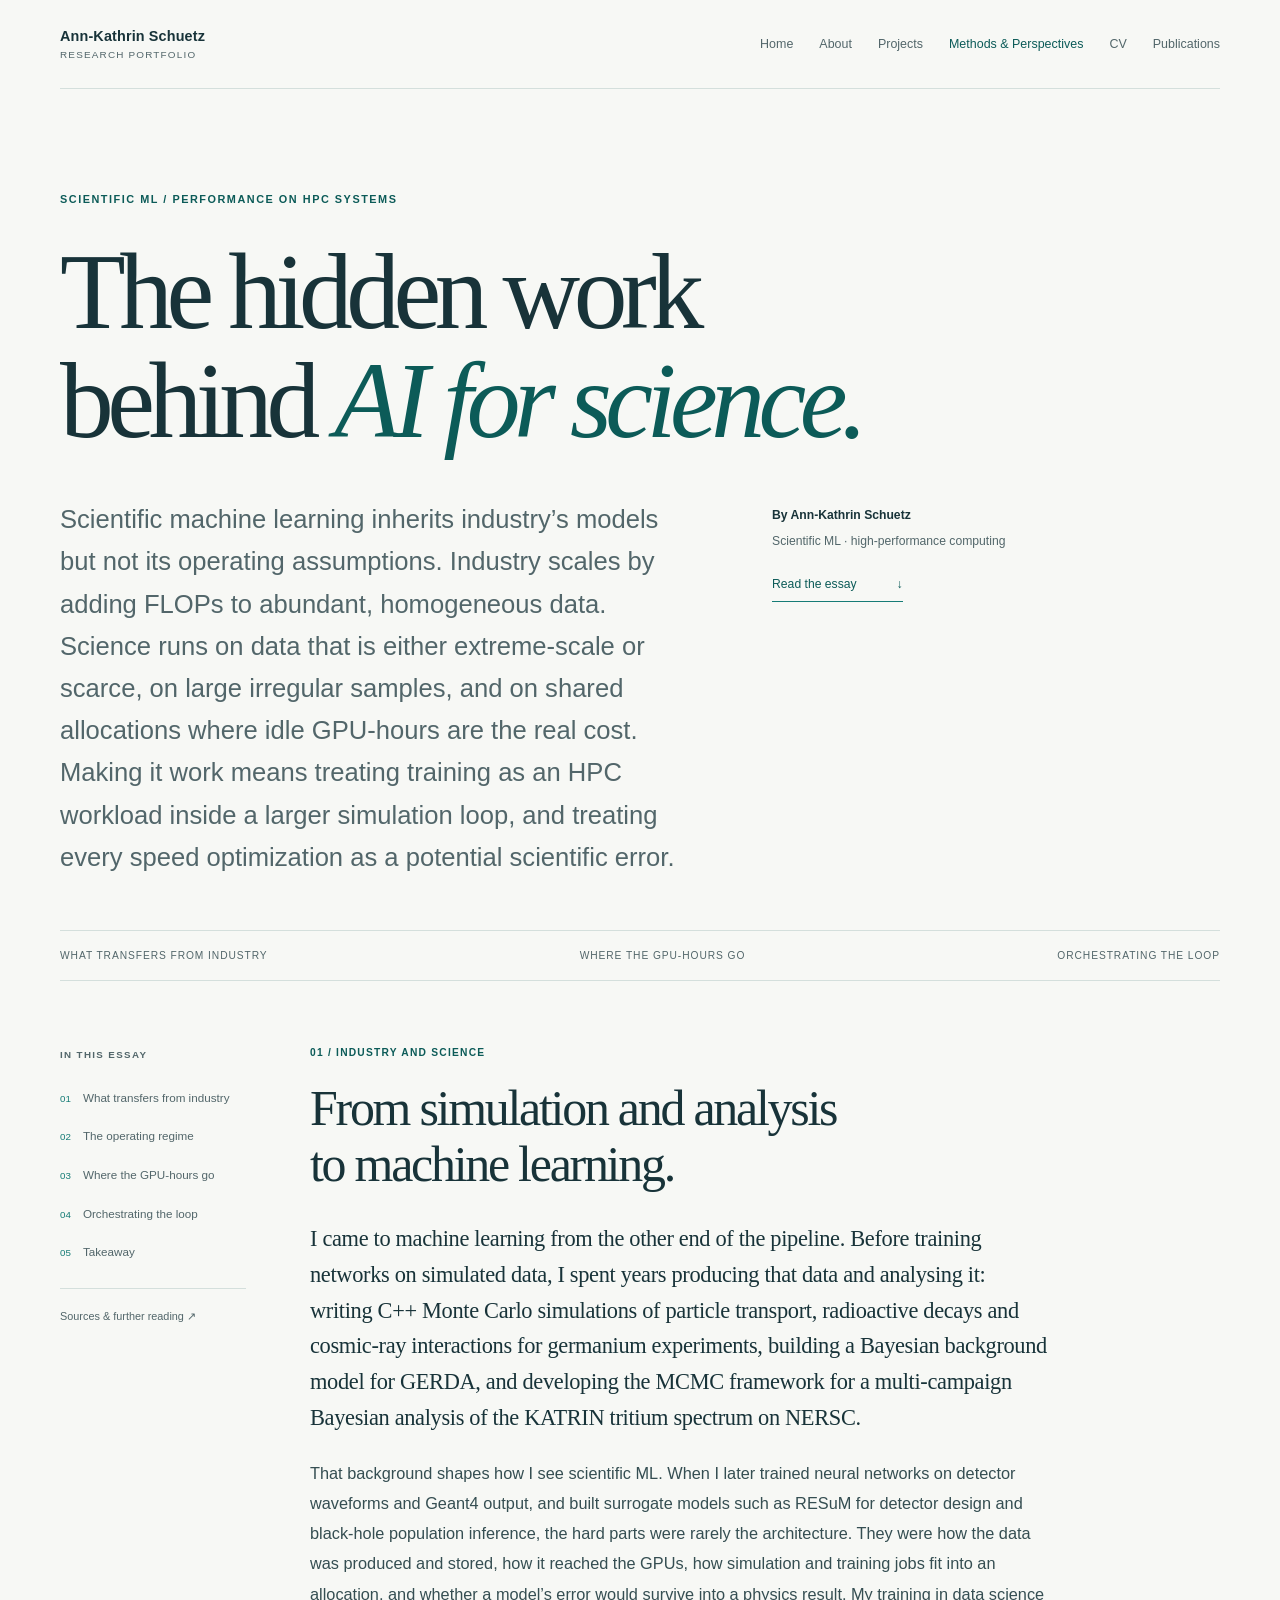
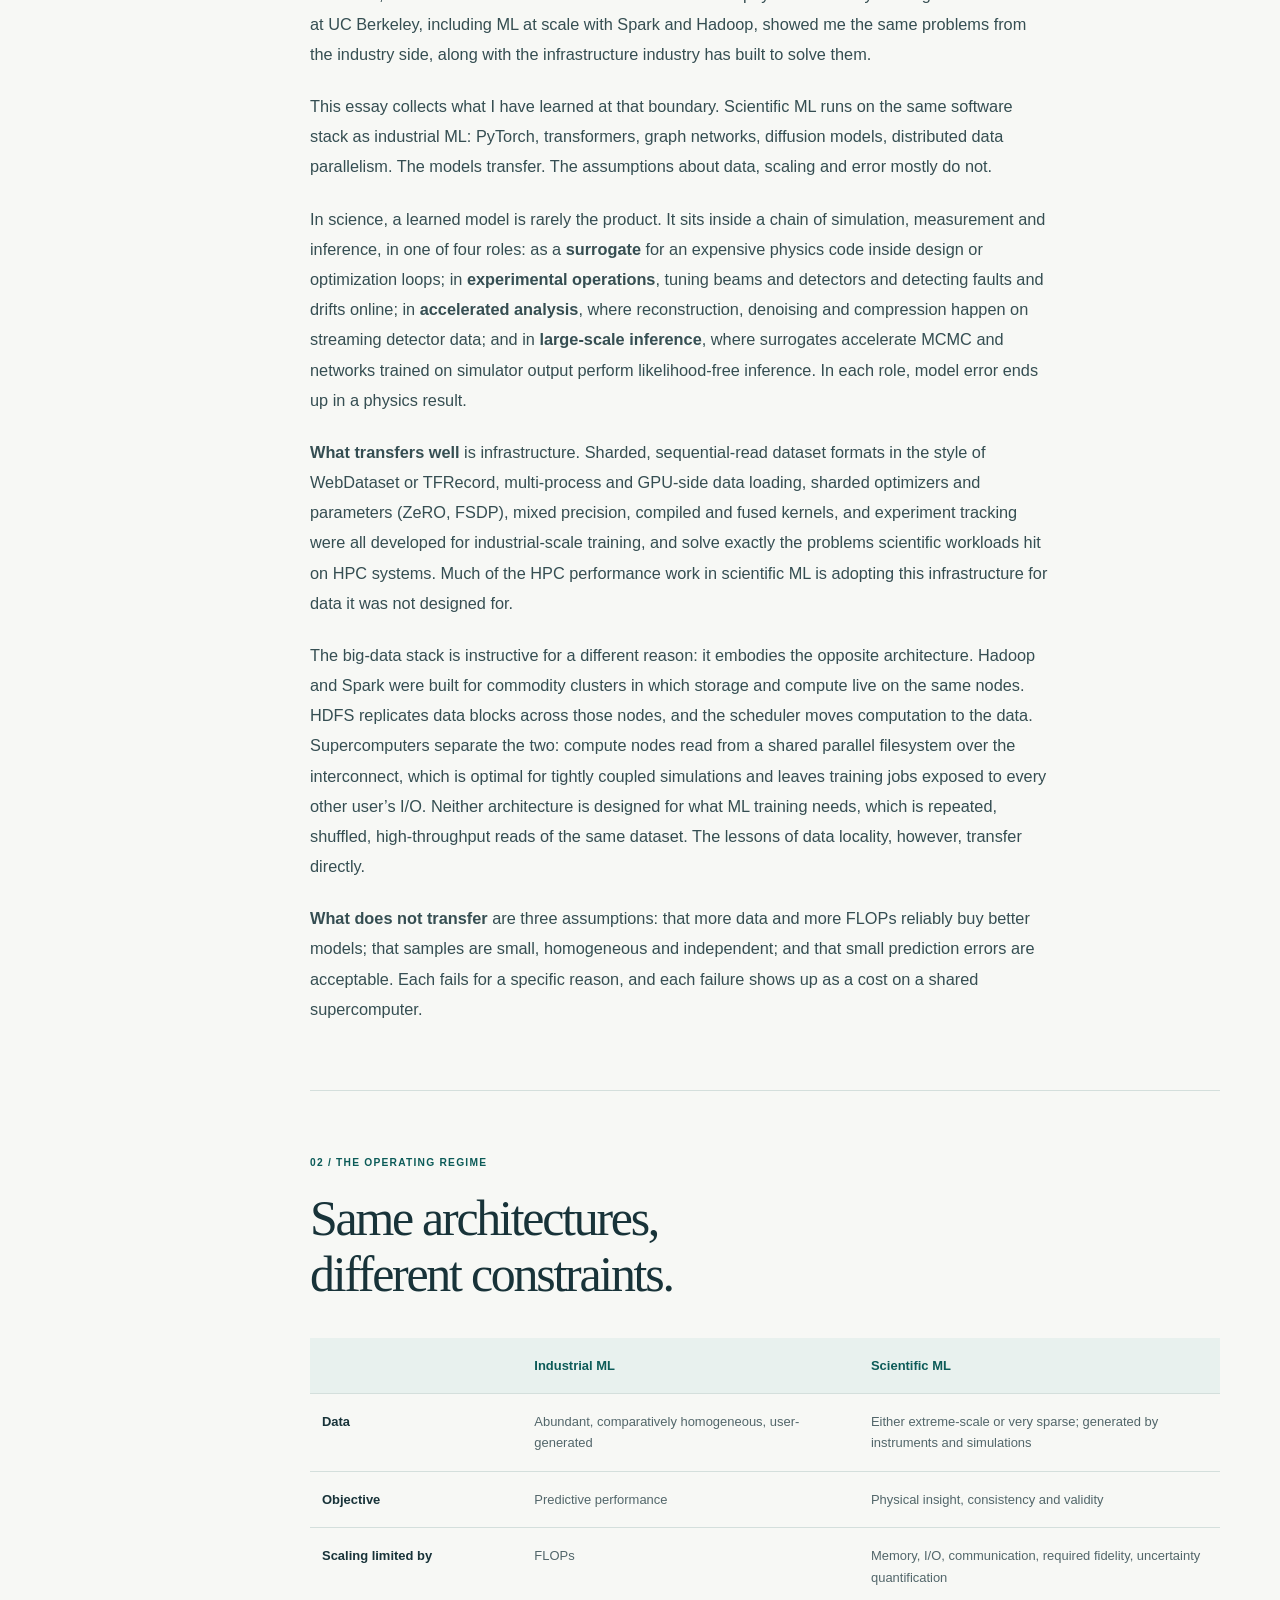
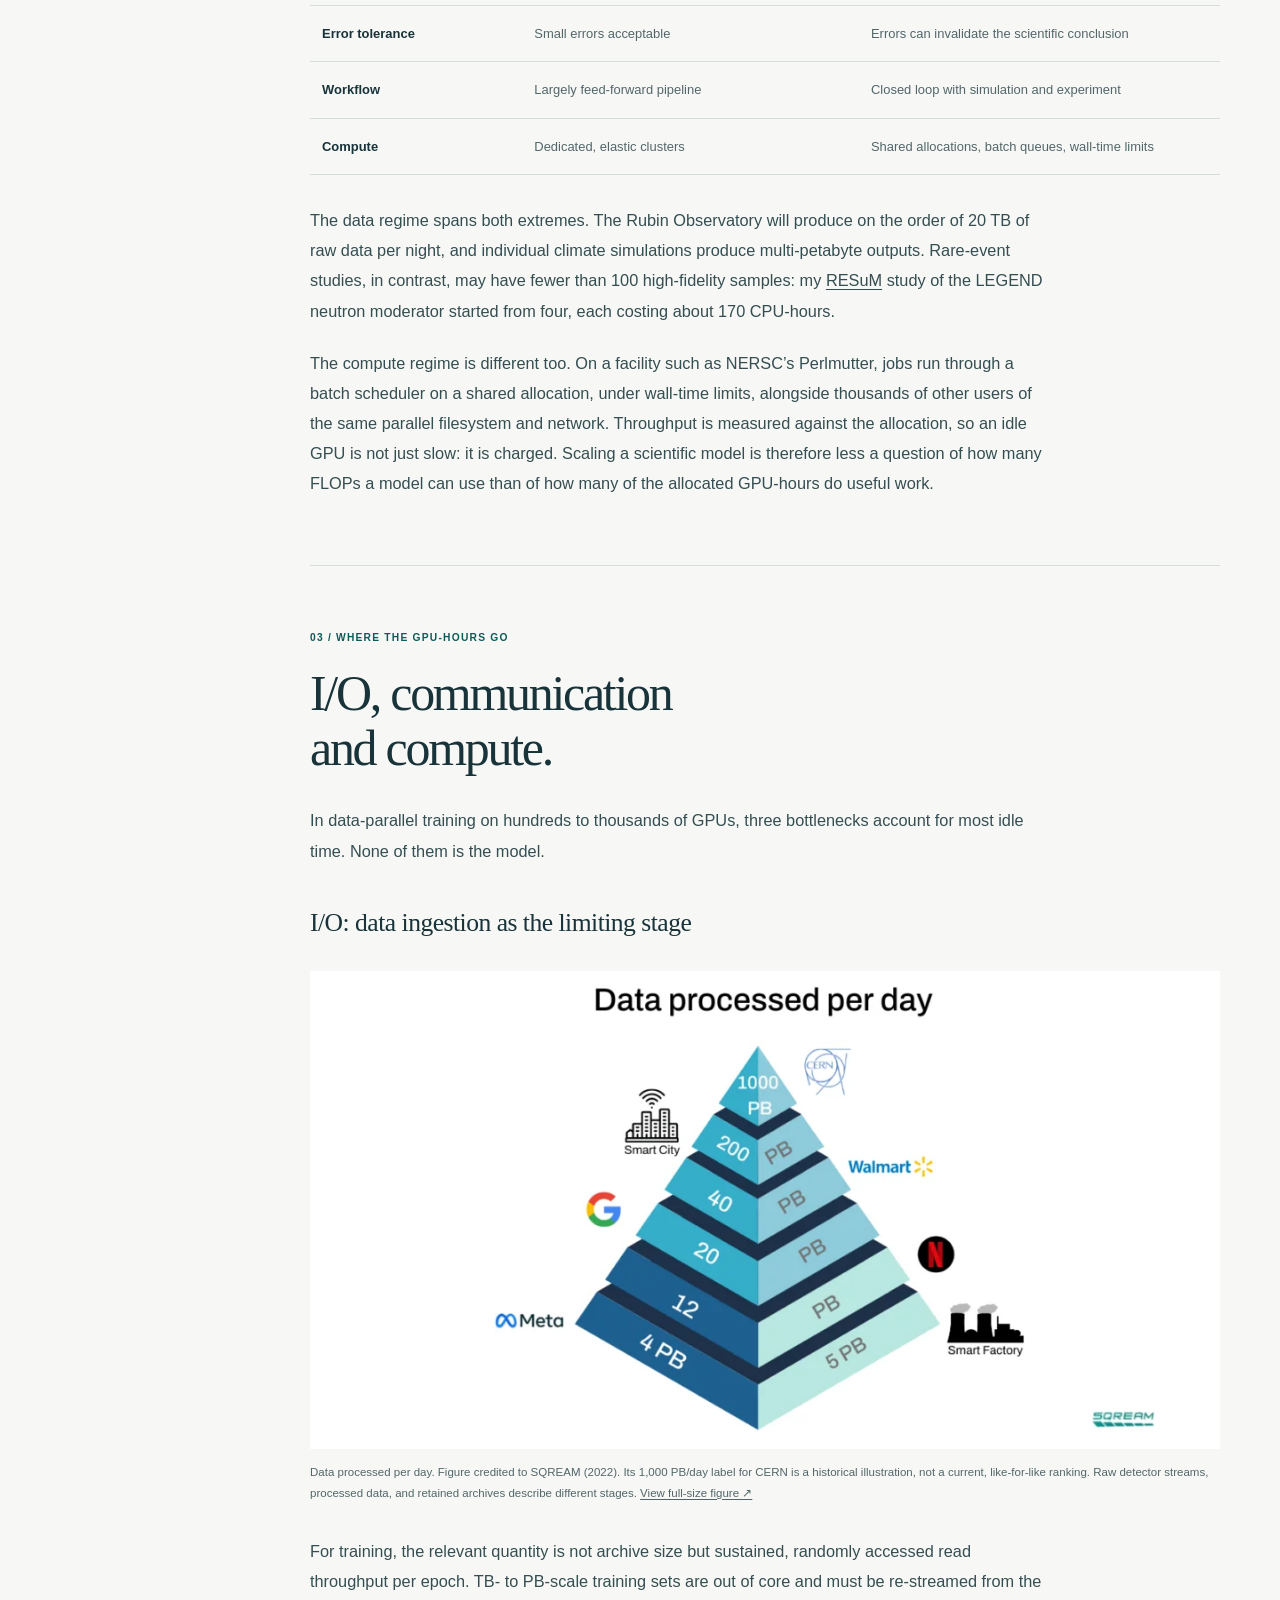
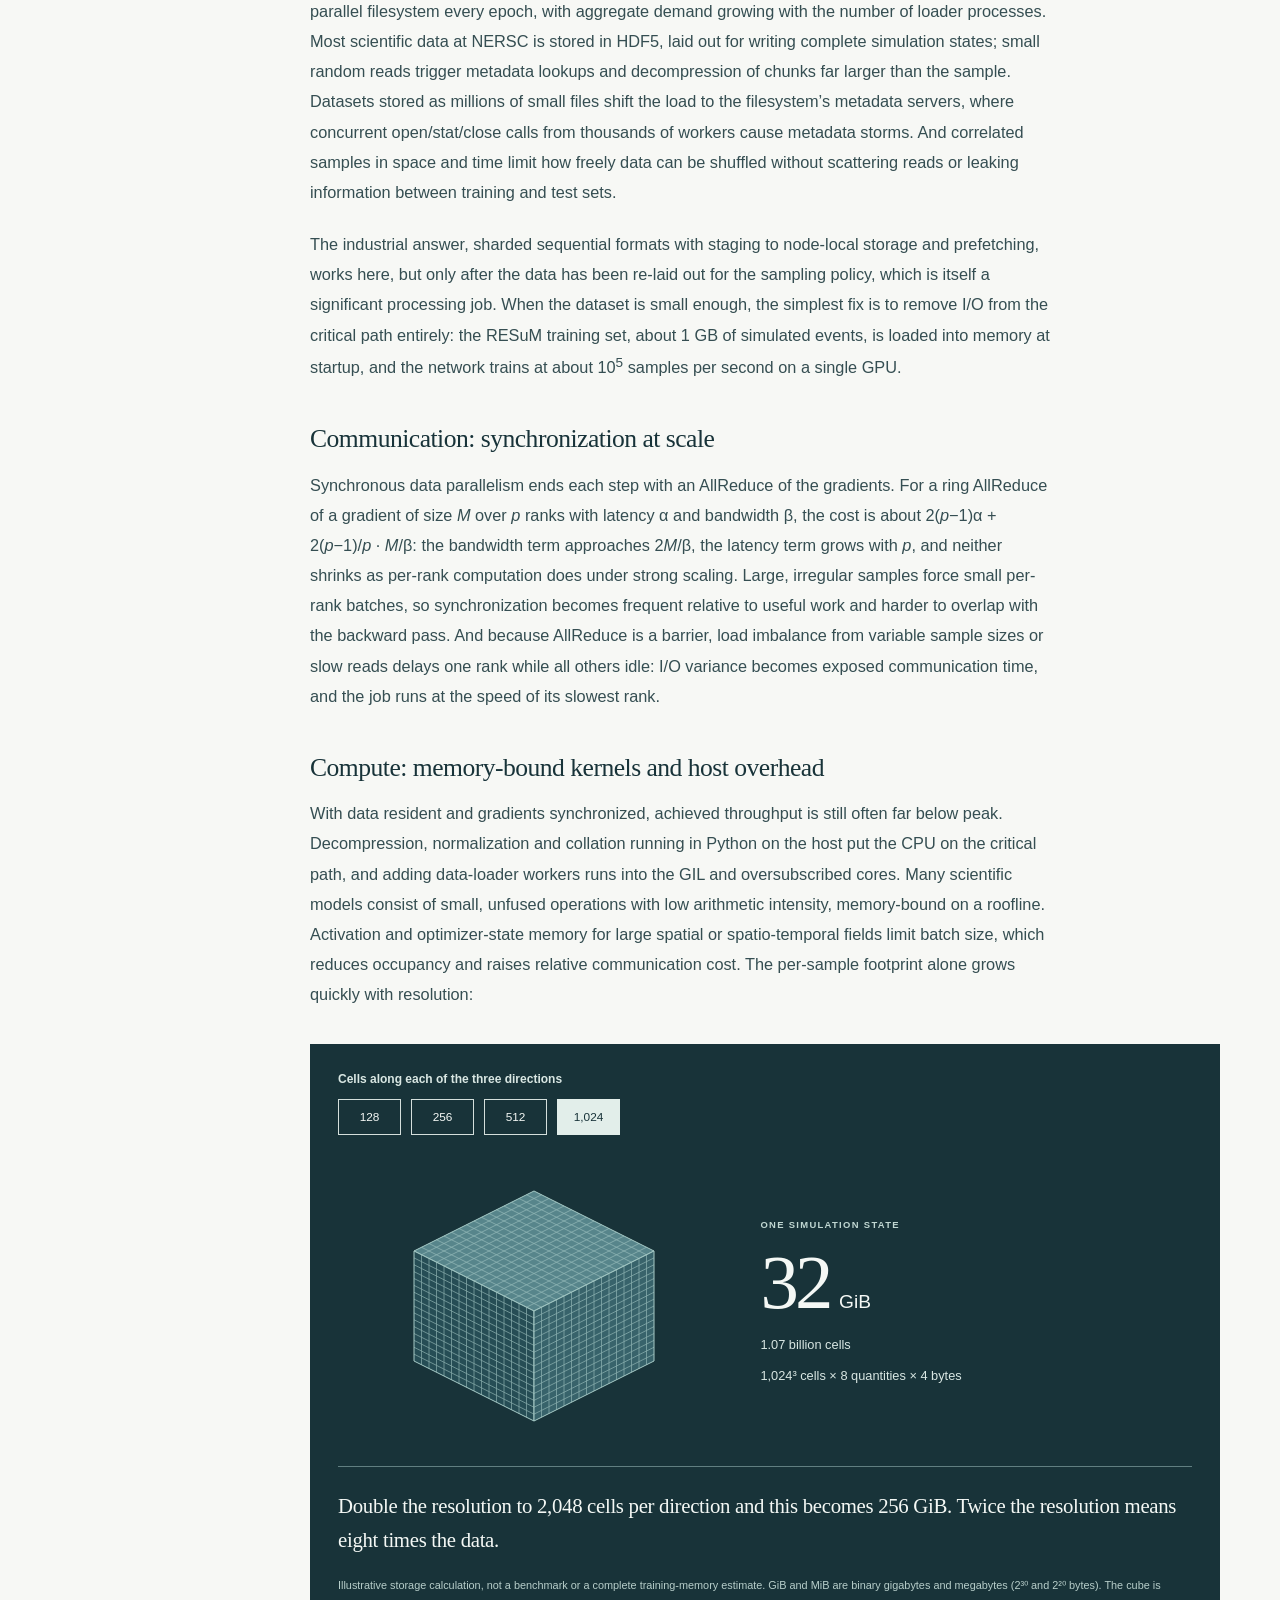
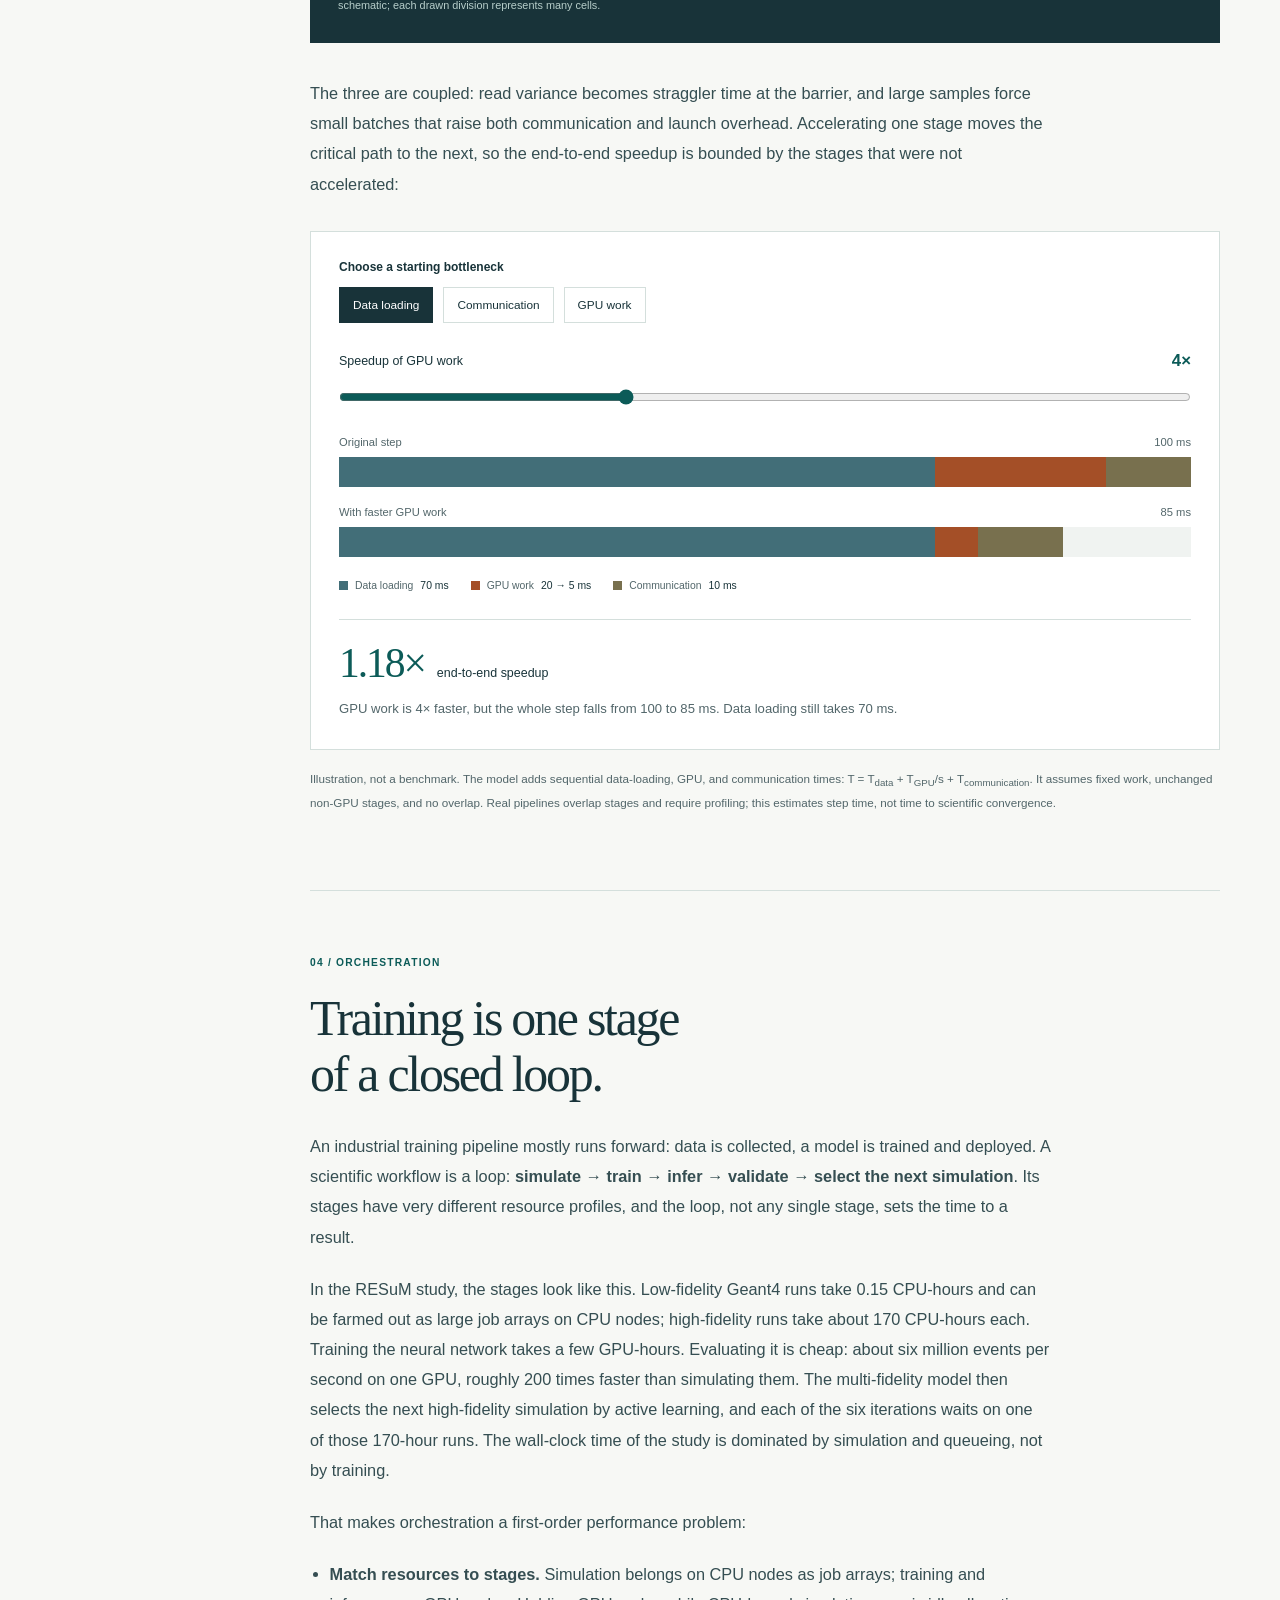
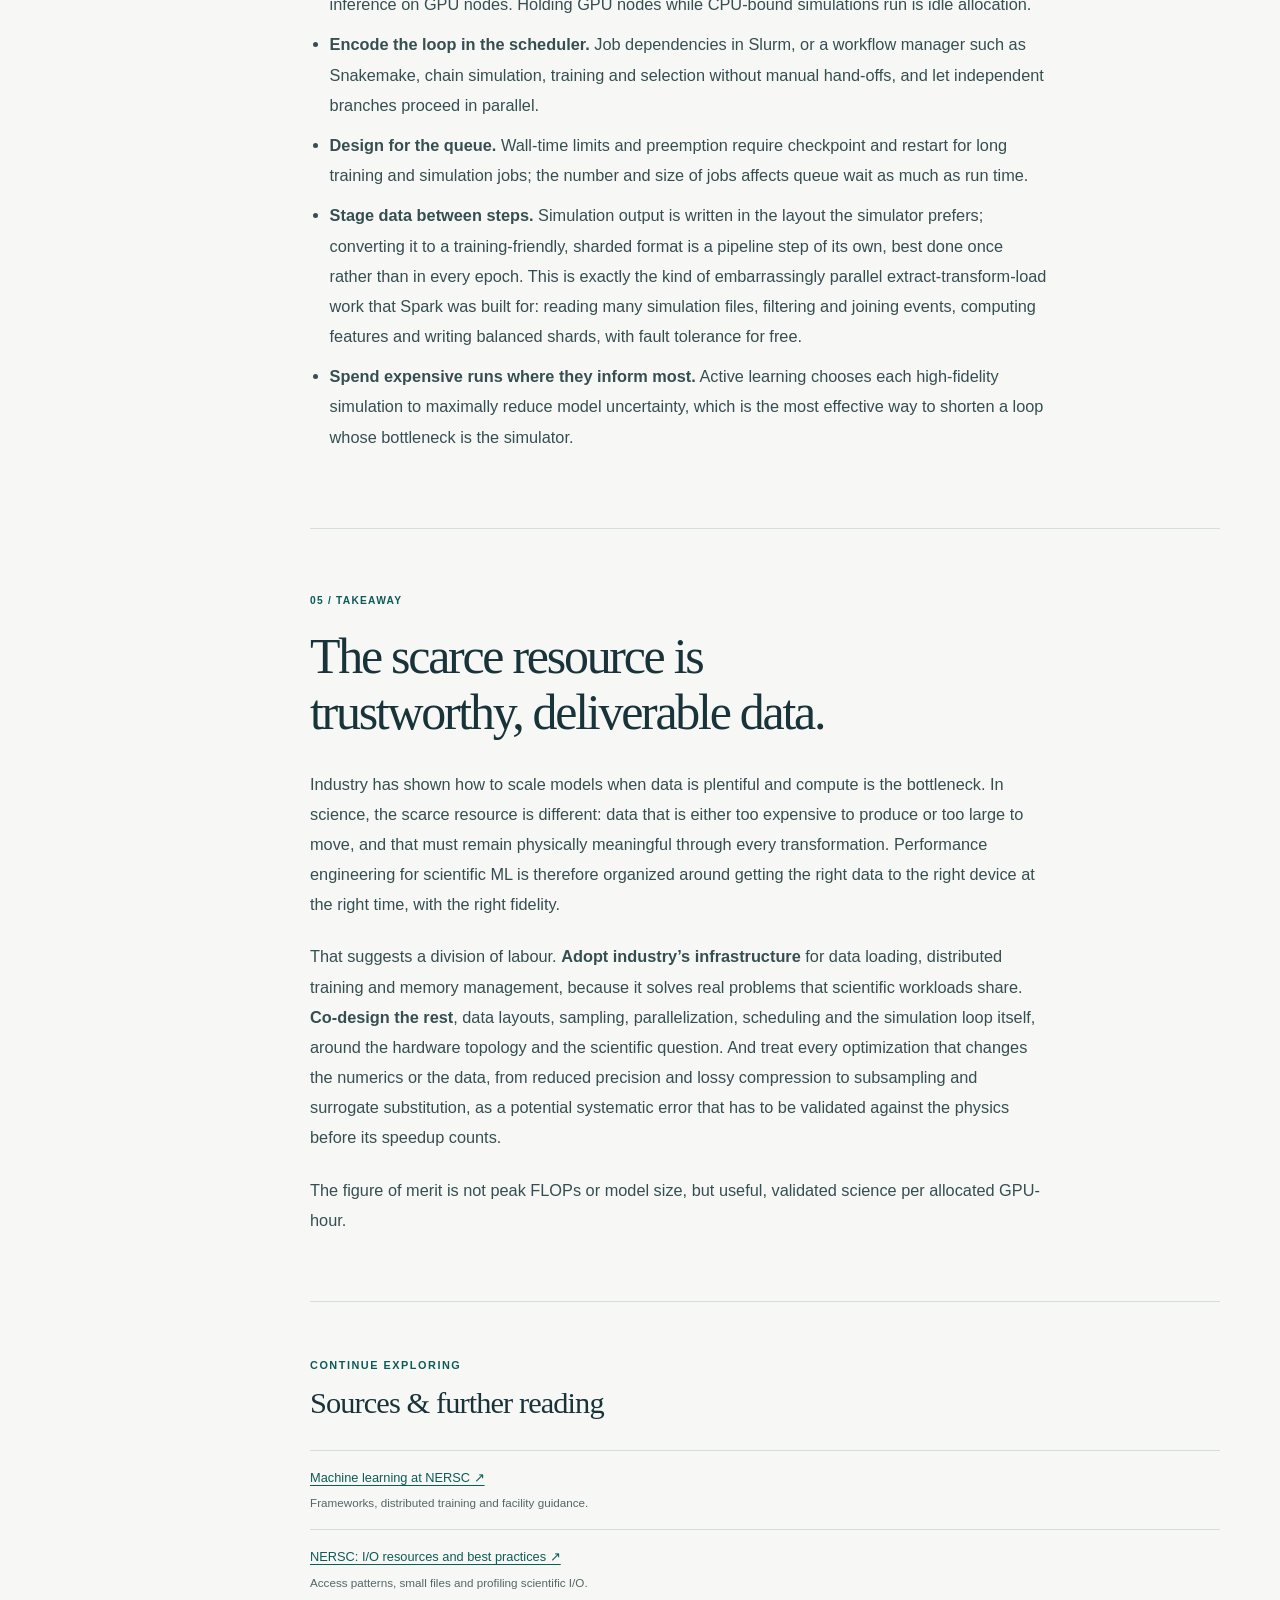
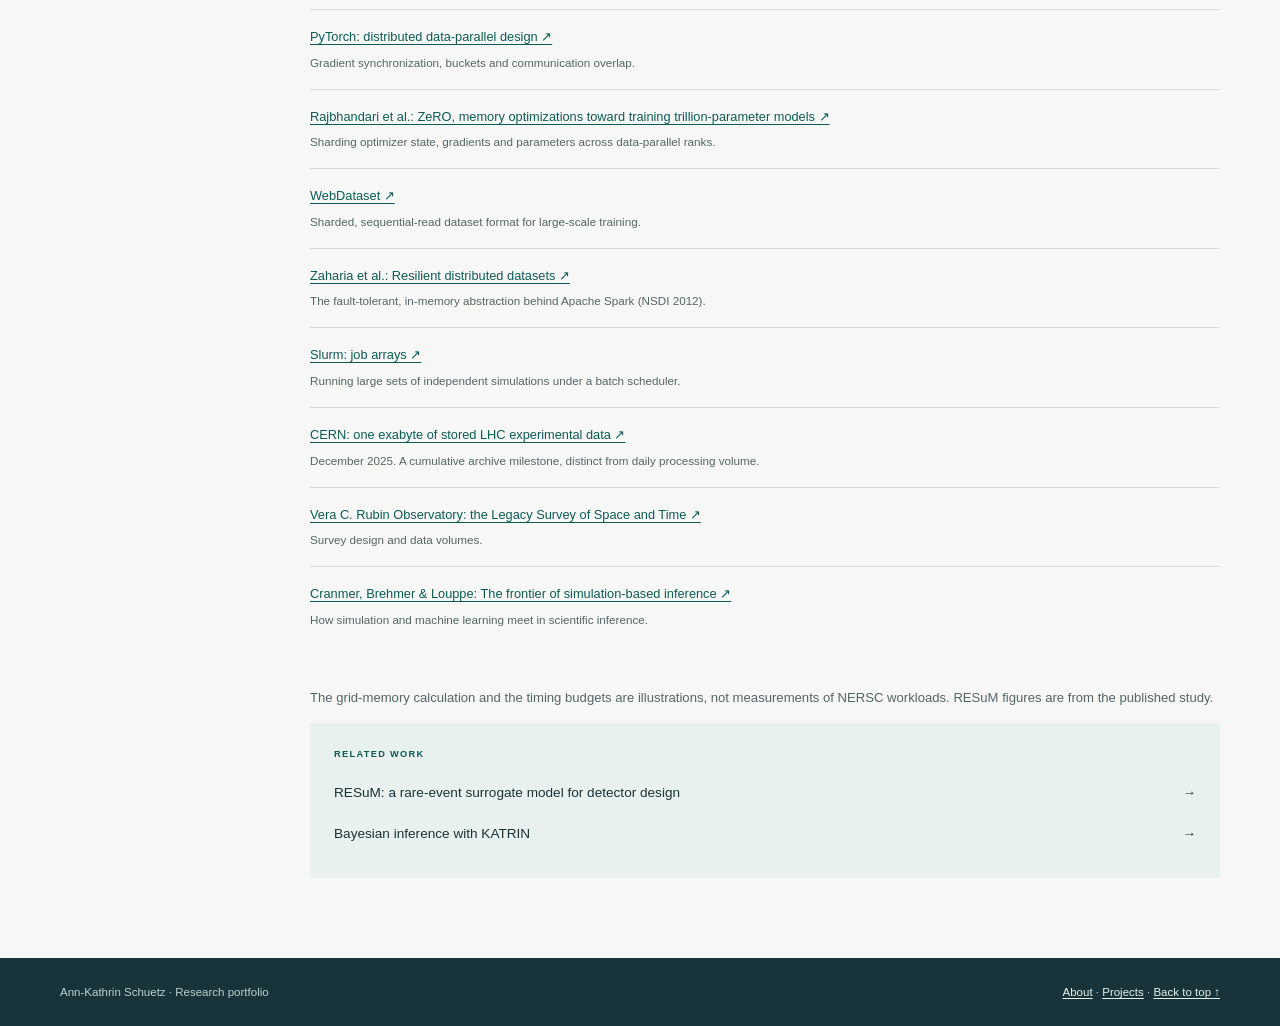
<file: projects/scientific-ml/index.html>
<!doctype html>
<html lang="en">
<head>
  <meta charset="utf-8">
  <meta name="viewport" content="width=device-width, initial-scale=1">
  <meta name="theme-color" content="#183339">
  <meta name="description" content="Where machine learning adds value in science, how scientific workloads differ from industry, and why ML on supercomputers is limited by I/O, communication and compute rather than model size.">
  <title>The hidden work behind AI for science | Ann-Kathrin Schuetz</title>
  <link rel="stylesheet" href="../../style.css?v=20261031">
  <link rel="stylesheet" href="style.css?v=20261031">
  <script src="script.js" defer></script>
</head>
<body>
  <a class="skip-link" href="#main">Skip to content</a>
  <header class="site-header">
    <a class="brand" href="../../">Ann-Kathrin Schuetz<span>Research portfolio</span></a>
    <nav class="site-nav" aria-label="Main navigation">
      <a href="../../">Home</a>
      <a href="../../about/">About</a>
      <a href="../">Projects</a>
      <a href="../../methods/" aria-current="page">Methods &amp; Perspectives</a>
      <a href="../../cv/">CV</a>
      <a href="../../publications/">Publications</a>
    </nav>
  </header>

  <main id="main" class="wrap">
    <article>
      <header class="essay-cover">
        <p class="eyebrow">Scientific ML / Performance on HPC systems</p>
        <h1>The hidden work<br>behind <em>AI for science.</em></h1>
        <div class="cover-bottom">
          <p class="cover-deck">Scientific machine learning inherits industry’s models but not its operating assumptions. Industry scales by adding FLOPs to abundant, homogeneous data. Science runs on data that is either extreme-scale or scarce, on large irregular samples, and on shared allocations where idle GPU-hours are the real cost. Making it work means treating training as an HPC workload inside a larger simulation loop, and treating every speed optimization as a potential scientific error.</p>
          <div class="essay-meta"><p>By Ann-Kathrin Schuetz</p><p>Scientific ML · high-performance computing</p><a href="#borrow">Read the essay <span aria-hidden="true">↓</span></a></div>
        </div>
        <div class="cover-topics" aria-label="Themes"><span>What transfers from industry</span><span>Where the GPU-hours go</span><span>Orchestrating the loop</span></div>
      </header>

      <div class="essay-layout">
        <aside class="contents">
          <nav aria-label="In this essay">
            <p class="eyebrow">In this essay</p>
            <ol>
              <li><a href="#borrow">What transfers from industry</a></li>
              <li><a href="#regime">The operating regime</a></li>
              <li><a href="#gpu-hours">Where the GPU-hours go</a></li>
              <li><a href="#loop">Orchestrating the loop</a></li>
              <li><a href="#takeaway">Takeaway</a></li>
            </ol>
            <a class="contents-sources" href="#sources">Sources &amp; further reading ↗</a>
          </nav>
        </aside>

        <div class="essay-body">
          <section class="chapter" id="borrow" aria-labelledby="borrow-title">
            <p class="section-number">01 / Industry and science</p>
            <h2 id="borrow-title">From simulation and analysis<br>to machine learning.</h2>
            <div class="prose">
              <p class="lead">I came to machine learning from the other end of the pipeline. Before training networks on simulated data, I spent years producing that data and analysing it: writing C++ Monte Carlo simulations of particle transport, radioactive decays and cosmic-ray interactions for germanium experiments, building a Bayesian background model for GERDA, and developing the MCMC framework for a multi-campaign Bayesian analysis of the KATRIN tritium spectrum on NERSC.</p>
              <p>That background shapes how I see scientific ML. When I later trained neural networks on detector waveforms and Geant4 output, and built surrogate models such as RESuM for detector design and black-hole population inference, the hard parts were rarely the architecture. They were how the data was produced and stored, how it reached the GPUs, how simulation and training jobs fit into an allocation, and whether a model’s error would survive into a physics result. My training in data science at UC Berkeley, including ML at scale with Spark and Hadoop, showed me the same problems from the industry side, along with the infrastructure industry has built to solve them.</p>
              <p>This essay collects what I have learned at that boundary. Scientific ML runs on the same software stack as industrial ML: PyTorch, transformers, graph networks, diffusion models, distributed data parallelism. The models transfer. The assumptions about data, scaling and error mostly do not.</p>
              <p>In science, a learned model is rarely the product. It sits inside a chain of simulation, measurement and inference, in one of four roles: as a <strong>surrogate</strong> for an expensive physics code inside design or optimization loops; in <strong>experimental operations</strong>, tuning beams and detectors and detecting faults and drifts online; in <strong>accelerated analysis</strong>, where reconstruction, denoising and compression happen on streaming detector data; and in <strong>large-scale inference</strong>, where surrogates accelerate MCMC and networks trained on simulator output perform likelihood-free inference. In each role, model error ends up in a physics result.</p>
              <p><strong>What transfers well</strong> is infrastructure. Sharded, sequential-read dataset formats in the style of WebDataset or TFRecord, multi-process and GPU-side data loading, sharded optimizers and parameters (ZeRO, FSDP), mixed precision, compiled and fused kernels, and experiment tracking were all developed for industrial-scale training, and solve exactly the problems scientific workloads hit on HPC systems. Much of the HPC performance work in scientific ML is adopting this infrastructure for data it was not designed for.</p>
              <p>The big-data stack is instructive for a different reason: it embodies the opposite architecture. Hadoop and Spark were built for commodity clusters in which storage and compute live on the same nodes. HDFS replicates data blocks across those nodes, and the scheduler moves computation to the data. Supercomputers separate the two: compute nodes read from a shared parallel filesystem over the interconnect, which is optimal for tightly coupled simulations and leaves training jobs exposed to every other user’s I/O. Neither architecture is designed for what ML training needs, which is repeated, shuffled, high-throughput reads of the same dataset. The lessons of data locality, however, transfer directly.</p>
              <p><strong>What does not transfer</strong> are three assumptions: that more data and more FLOPs reliably buy better models; that samples are small, homogeneous and independent; and that small prediction errors are acceptable. Each fails for a specific reason, and each failure shows up as a cost on a shared supercomputer.</p>
            </div>
          </section>

          <section class="chapter" id="regime" aria-labelledby="regime-title">
            <p class="section-number">02 / The operating regime</p>
            <h2 id="regime-title">Same architectures,<br>different constraints.</h2>
            <div class="comparison-scroll">
              <table class="comparison">
                <thead><tr><th scope="col"></th><th scope="col">Industrial ML</th><th scope="col">Scientific ML</th></tr></thead>
                <tbody>
                  <tr><th scope="row">Data</th><td>Abundant, comparatively homogeneous, user-generated</td><td>Either extreme-scale or very sparse; generated by instruments and simulations</td></tr>
                  <tr><th scope="row">Objective</th><td>Predictive performance</td><td>Physical insight, consistency and validity</td></tr>
                  <tr><th scope="row">Scaling limited by</th><td>FLOPs</td><td>Memory, I/O, communication, required fidelity, uncertainty quantification</td></tr>
                  <tr><th scope="row">Error tolerance</th><td>Small errors acceptable</td><td>Errors can invalidate the scientific conclusion</td></tr>
                  <tr><th scope="row">Workflow</th><td>Largely feed-forward pipeline</td><td>Closed loop with simulation and experiment</td></tr>
                  <tr><th scope="row">Compute</th><td>Dedicated, elastic clusters</td><td>Shared allocations, batch queues, wall-time limits</td></tr>
                </tbody>
              </table>
            </div>
            <div class="prose">
              <p>The data regime spans both extremes. The Rubin Observatory will produce on the order of 20 TB of raw data per night, and individual climate simulations produce multi-petabyte outputs. Rare-event studies, in contrast, may have fewer than 100 high-fidelity samples: my <a href="../resum/">RESuM</a> study of the LEGEND neutron moderator started from four, each costing about 170 CPU-hours.</p>
              <p>The compute regime is different too. On a facility such as NERSC’s Perlmutter, jobs run through a batch scheduler on a shared allocation, under wall-time limits, alongside thousands of other users of the same parallel filesystem and network. Throughput is measured against the allocation, so an idle GPU is not just slow: it is charged. Scaling a scientific model is therefore less a question of how many FLOPs a model can use than of how many of the allocated GPU-hours do useful work.</p>
            </div>
          </section>

          <section class="chapter" id="gpu-hours" aria-labelledby="gpu-hours-title">
            <p class="section-number">03 / Where the GPU-hours go</p>
            <h2 id="gpu-hours-title">I/O, communication<br>and compute.</h2>
            <div class="prose">
              <p>In data-parallel training on hundreds to thousands of GPUs, three bottlenecks account for most idle time. None of them is the model.</p>
            </div>
            <h3 class="sml-subhead">I/O: data ingestion as the limiting stage</h3>
            <figure class="source-figure">
              <a href="assets/cern-data-comparison-sqream-2022.png" aria-label="Open the original data-volume comparison at full resolution"><img src="assets/cern-data-comparison-sqream-2022.png" width="1024" height="538" alt="Historical pyramid titled Data processed per day, placing CERN at the top at 1,000 PB, above Smart City, Walmart, Google, Netflix, Meta, and Smart Factory."></a>
              <figcaption>Data processed per day. Figure credited to SQREAM (2022). Its 1,000 PB/day label for CERN is a historical illustration, not a current, like-for-like ranking. Raw detector streams, processed data, and retained archives describe different stages. <a href="assets/cern-data-comparison-sqream-2022.png">View full-size figure ↗</a></figcaption>
            </figure>
            <div class="prose">
              <p>For training, the relevant quantity is not archive size but sustained, randomly accessed read throughput per epoch. TB- to PB-scale training sets are out of core and must be re-streamed from the parallel filesystem every epoch, with aggregate demand growing with the number of loader processes. Most scientific data at NERSC is stored in HDF5, laid out for writing complete simulation states; small random reads trigger metadata lookups and decompression of chunks far larger than the sample. Datasets stored as millions of small files shift the load to the filesystem’s metadata servers, where concurrent open/stat/close calls from thousands of workers cause metadata storms. And correlated samples in space and time limit how freely data can be shuffled without scattering reads or leaking information between training and test sets.</p>
              <p>The industrial answer, sharded sequential formats with staging to node-local storage and prefetching, works here, but only after the data has been re-laid out for the sampling policy, which is itself a significant processing job. When the dataset is small enough, the simplest fix is to remove I/O from the critical path entirely: the RESuM training set, about 1 GB of simulated events, is loaded into memory at startup, and the network trains at about 10<sup>5</sup> samples per second on a single GPU.</p>
            </div>
            <h3 class="sml-subhead">Communication: synchronization at scale</h3>
            <div class="prose">
              <p>Synchronous data parallelism ends each step with an AllReduce of the gradients. For a ring AllReduce of a gradient of size <i>M</i> over <i>p</i> ranks with latency α and bandwidth β, the cost is about 2(<i>p</i>−1)α + 2(<i>p</i>−1)/<i>p</i> · <i>M</i>/β: the bandwidth term approaches 2<i>M</i>/β, the latency term grows with <i>p</i>, and neither shrinks as per-rank computation does under strong scaling. Large, irregular samples force small per-rank batches, so synchronization becomes frequent relative to useful work and harder to overlap with the backward pass. And because AllReduce is a barrier, load imbalance from variable sample sizes or slow reads delays one rank while all others idle: I/O variance becomes exposed communication time, and the job runs at the speed of its slowest rank.</p>
            </div>
            <h3 class="sml-subhead">Compute: memory-bound kernels and host overhead</h3>
            <div class="prose">
              <p>With data resident and gradients synchronized, achieved throughput is still often far below peak. Decompression, normalization and collation running in Python on the host put the CPU on the critical path, and adding data-loader workers runs into the GIL and oversubscribed cores. Many scientific models consist of small, unfused operations with low arithmetic intensity, memory-bound on a roofline. Activation and optimizer-state memory for large spatial or spatio-temporal fields limit batch size, which reduces occupancy and raises relative communication cost. The per-sample footprint alone grows quickly with resolution:</p>
            </div>
            <figure class="resolution-figure" aria-labelledby="resolution-caption">
              <div class="resolution-controls" id="resolution-controls" hidden>
                <fieldset class="scenario-picker resolution-picker">
                  <legend>Cells along each of the three directions</legend>
                  <label><input type="radio" name="resolution" value="128"><span>128</span></label>
                  <label><input type="radio" name="resolution" value="256"><span>256</span></label>
                  <label><input type="radio" name="resolution" value="512"><span>512</span></label>
                  <label><input type="radio" name="resolution" value="1024" checked><span>1,024</span></label>
                </fieldset>
              </div>
              <div class="resolution-state">
                <svg class="volume-grid" viewBox="0 0 300 270" aria-hidden="true" xmlns="http://www.w3.org/2000/svg">
                  <polygon class="volume-top" points="150,20 270,80 150,140 30,80"/>
                  <polygon class="volume-left" points="30,80 150,140 150,250 30,190"/>
                  <polygon class="volume-right" points="150,140 270,80 270,190 150,250"/>
                  <g class="volume-lines" id="volume-lines">
                    <path d="M120 35 240 95 M90 50 210 110 M60 65 180 125 M180 35 60 95 M210 50 90 110 M240 65 120 125"/>
                    <path d="M30 107.5 150 167.5 M30 135 150 195 M30 162.5 150 222.5 M60 95 60 205 M90 110 90 220 M120 125 120 235"/>
                    <path d="M150 167.5 270 107.5 M150 195 270 135 M150 222.5 270 162.5 M180 125 180 235 M210 110 210 220 M240 95 240 205"/>
                  </g>
                </svg>
                <div class="resolution-reading" role="status" aria-atomic="true">
                  <p class="eyebrow">One simulation state</p>
                  <p class="memory-total"><strong id="state-memory">32</strong> <span id="state-unit">GiB</span></p>
                  <p id="cell-count">1.07 billion cells</p>
                  <p class="memory-formula" id="memory-formula">1,024³ cells × 8 quantities × 4 bytes</p>
                </div>
              </div>
              <p class="resolution-consequence" id="resolution-consequence">Double the resolution to 2,048 cells per direction and this becomes 256 GiB. Twice the resolution means eight times the data.</p>
              <figcaption id="resolution-caption">Illustrative storage calculation, not a benchmark or a complete training-memory estimate. GiB and MiB are binary gigabytes and megabytes (2³⁰ and 2²⁰ bytes). The cube is schematic; each drawn division represents many cells.</figcaption>
            </figure>
            <div class="prose">
              <p>The three are coupled: read variance becomes straggler time at the barrier, and large samples force small batches that raise both communication and launch overhead. Accelerating one stage moves the critical path to the next, so the end-to-end speedup is bounded by the stages that were not accelerated:</p>
            </div>
            <div class="explorer" id="bottleneck-explorer" hidden>
              <fieldset class="scenario-picker">
                <legend>Choose a starting bottleneck</legend>
                <label><input type="radio" name="scenario" value="data" checked><span>Data loading</span></label>
                <label><input type="radio" name="scenario" value="network"><span>Communication</span></label>
                <label><input type="radio" name="scenario" value="gpu"><span>GPU work</span></label>
              </fieldset>
              <div class="speed-control"><label for="gpu-speed">Speedup of GPU work</label><output id="gpu-speed-value" for="gpu-speed">4×</output><input id="gpu-speed" type="range" min="1" max="10" step="1" value="4" aria-describedby="model-assumptions"></div>
              <div class="chart" aria-hidden="true">
                <div class="chart-label"><span>Original step</span><span>100 ms</span></div>
                <div class="bar-track" id="baseline-bar"><span class="segment data"></span><span class="segment gpu"></span><span class="segment network"></span></div>
                <div class="chart-label"><span>With faster GPU work</span><span id="new-time">85 ms</span></div>
                <div class="bar-track" id="optimized-bar"><span class="segment data"></span><span class="segment gpu"></span><span class="segment network"></span></div>
              </div>
              <ul class="chart-legend" aria-label="Time budget"><li><span class="swatch data" aria-hidden="true"></span>Data loading <span id="data-budget">70 ms</span></li><li><span class="swatch gpu" aria-hidden="true"></span>GPU work <span id="gpu-budget">20 → 5 ms</span></li><li><span class="swatch network" aria-hidden="true"></span>Communication <span id="network-budget">10 ms</span></li></ul>
              <div class="experiment-result" role="status" aria-atomic="true"><p><strong id="total-speedup">1.18×</strong> end-to-end speedup</p><p id="experiment-explanation">GPU work is 4× faster, but the whole step falls from 100 to 85 ms. Data loading still takes 70 ms.</p></div>
            </div>
            <noscript><p class="static-example">With 70 ms of data loading, 20 ms of GPU work, and 10 ms of communication, making GPU work 4× faster reduces a step to 85 ms: a 1.18× end-to-end speedup.</p></noscript>
            
            <p class="model-note" id="model-assumptions">Illustration, not a benchmark. The model adds sequential data-loading, GPU, and communication times: T = T<sub>data</sub> + T<sub>GPU</sub>/s + T<sub>communication</sub>. It assumes fixed work, unchanged non-GPU stages, and no overlap. Real pipelines overlap stages and require profiling; this estimates step time, not time to scientific convergence.</p>
          </section>

          <section class="chapter" id="loop" aria-labelledby="loop-title">
            <p class="section-number">04 / Orchestration</p>
            <h2 id="loop-title">Training is one stage<br>of a closed loop.</h2>
            <div class="prose">
              <p>An industrial training pipeline mostly runs forward: data is collected, a model is trained and deployed. A scientific workflow is a loop: <strong>simulate → train → infer → validate → select the next simulation</strong>. Its stages have very different resource profiles, and the loop, not any single stage, sets the time to a result.</p>
              <p>In the RESuM study, the stages look like this. Low-fidelity Geant4 runs take 0.15 CPU-hours and can be farmed out as large job arrays on CPU nodes; high-fidelity runs take about 170 CPU-hours each. Training the neural network takes a few GPU-hours. Evaluating it is cheap: about six million events per second on one GPU, roughly 200 times faster than simulating them. The multi-fidelity model then selects the next high-fidelity simulation by active learning, and each of the six iterations waits on one of those 170-hour runs. The wall-clock time of the study is dominated by simulation and queueing, not by training.</p>
              <p>That makes orchestration a first-order performance problem:</p>
              <ul>
                <li><strong>Match resources to stages.</strong> Simulation belongs on CPU nodes as job arrays; training and inference on GPU nodes. Holding GPU nodes while CPU-bound simulations run is idle allocation.</li>
                <li><strong>Encode the loop in the scheduler.</strong> Job dependencies in Slurm, or a workflow manager such as Snakemake, chain simulation, training and selection without manual hand-offs, and let independent branches proceed in parallel.</li>
                <li><strong>Design for the queue.</strong> Wall-time limits and preemption require checkpoint and restart for long training and simulation jobs; the number and size of jobs affects queue wait as much as run time.</li>
                <li><strong>Stage data between steps.</strong> Simulation output is written in the layout the simulator prefers; converting it to a training-friendly, sharded format is a pipeline step of its own, best done once rather than in every epoch. This is exactly the kind of embarrassingly parallel extract-transform-load work that Spark was built for: reading many simulation files, filtering and joining events, computing features and writing balanced shards, with fault tolerance for free.</li>
                <li><strong>Spend expensive runs where they inform most.</strong> Active learning chooses each high-fidelity simulation to maximally reduce model uncertainty, which is the most effective way to shorten a loop whose bottleneck is the simulator.</li>
              </ul>
            </div>
          </section>

          <section class="chapter" id="takeaway" aria-labelledby="takeaway-title">
            <p class="section-number">05 / Takeaway</p>
            <h2 id="takeaway-title">The scarce resource is<br>trustworthy, deliverable data.</h2>
            <div class="prose">
              <p>Industry has shown how to scale models when data is plentiful and compute is the bottleneck. In science, the scarce resource is different: data that is either too expensive to produce or too large to move, and that must remain physically meaningful through every transformation. Performance engineering for scientific ML is therefore organized around getting the right data to the right device at the right time, with the right fidelity.</p>
              <p>That suggests a division of labour. <strong>Adopt industry’s infrastructure</strong> for data loading, distributed training and memory management, because it solves real problems that scientific workloads share. <strong>Co-design the rest</strong>, data layouts, sampling, parallelization, scheduling and the simulation loop itself, around the hardware topology and the scientific question. And treat every optimization that changes the numerics or the data, from reduced precision and lossy compression to subsampling and surrogate substitution, as a potential systematic error that has to be validated against the physics before its speedup counts.</p>
              <p>The figure of merit is not peak FLOPs or model size, but useful, validated science per allocated GPU-hour.</p>
            </div>
          </section>

          <section class="references" id="sources" aria-labelledby="sources-title">
            <p class="eyebrow">Continue exploring</p>
            <h2 id="sources-title">Sources &amp; further reading</h2>
            <ul>
              <li><a href="https://docs.nersc.gov/machinelearning/">Machine learning at NERSC ↗</a><span>Frameworks, distributed training and facility guidance.</span></li>
              <li><a href="https://docs.nersc.gov/performance/io/">NERSC: I/O resources and best practices ↗</a><span>Access patterns, small files and profiling scientific I/O.</span></li>
              <li><a href="https://docs.pytorch.org/docs/stable/notes/ddp.html">PyTorch: distributed data-parallel design ↗</a><span>Gradient synchronization, buckets and communication overlap.</span></li>
              <li><a href="https://arxiv.org/abs/1910.02054">Rajbhandari et al.: ZeRO, memory optimizations toward training trillion-parameter models ↗</a><span>Sharding optimizer state, gradients and parameters across data-parallel ranks.</span></li>
              <li><a href="https://github.com/webdataset/webdataset">WebDataset ↗</a><span>Sharded, sequential-read dataset format for large-scale training.</span></li>
              <li><a href="https://www.usenix.org/conference/nsdi12/technical-sessions/presentation/zaharia">Zaharia et al.: Resilient distributed datasets ↗</a><span>The fault-tolerant, in-memory abstraction behind Apache Spark (NSDI 2012).</span></li>
              <li><a href="https://slurm.schedmd.com/job_array.html">Slurm: job arrays ↗</a><span>Running large sets of independent simulations under a batch scheduler.</span></li>
              <li><a href="https://home.cern/cern-hits-one-exabyte-stored-experimental-data-lhc">CERN: one exabyte of stored LHC experimental data ↗</a><span>December 2025. A cumulative archive milestone, distinct from daily processing volume.</span></li>
              <li><a href="https://rubinobservatory.org/for-scientists/rubin-101/the-legacy-survey-of-space-and-time-lsst">Vera C. Rubin Observatory: the Legacy Survey of Space and Time ↗</a><span>Survey design and data volumes.</span></li>
              <li><a href="https://arxiv.org/abs/1911.01429">Cranmer, Brehmer &amp; Louppe: The frontier of simulation-based inference ↗</a><span>How simulation and machine learning meet in scientific inference.</span></li>
            </ul>
            <p class="source-note">The grid-memory calculation and the timing budgets are illustrations, not measurements of NERSC workloads. RESuM figures are from the published study.</p>
            <div class="related-reading"><p class="eyebrow">Related work</p><a href="../resum/">RESuM: a rare-event surrogate model for detector design <span aria-hidden="true">→</span></a><a href="../katrin/">Bayesian inference with KATRIN <span aria-hidden="true">→</span></a></div>
          </section>
        </div>
      </div>
    </article>
  </main>

  <footer class="site-footer">
    <div class="footer-inner"><p>Ann-Kathrin Schuetz · Research portfolio</p><p><a href="../../about/">About</a> · <a href="../">Projects</a> · <a href="#main">Back to top ↑</a></p></div>
  </footer>
</body>
</html>
</file>
<file: style.css>
:root {
  color-scheme: light;
  --paper: #f7f8f5;
  --ink: #183339;
  --muted: #52666a;
  --line: #d4dfdc;
  --accent: #167c76;
  --accent-dark: #0c5b58;
  --soft: #e8f1ee;
  --warm: #f2eee5;
  --sans: -apple-system, BlinkMacSystemFont, "Segoe UI", sans-serif;
  --serif: Georgia, "Times New Roman", serif;
}
* { box-sizing: border-box; }
html { scroll-behavior: smooth; }
body { margin: 0; background: var(--paper); color: var(--ink); font-family: var(--sans); -webkit-font-smoothing: antialiased; }
a { color: inherit; text-underline-offset: .2em; }
a:hover { color: var(--accent-dark); }
:focus-visible { outline: 2px solid var(--accent); outline-offset: 4px; }
.skip-link { position: fixed; left: 16px; top: -60px; z-index: 5; padding: 12px 16px; background: white; }
.skip-link:focus { top: 16px; }
.site-header { display: flex; align-items: center; justify-content: space-between; gap: 32px; width: min(1160px, calc(100% - 64px)); margin: 0 auto; padding: 28px 0; border-bottom: 1px solid var(--line); }
.brand { display: inline-block; color: var(--ink); text-decoration: none; font-size: .9rem; font-weight: 650; letter-spacing: .01em; }
.brand span { display: block; margin-top: 5px; color: var(--muted); font-size: .62rem; font-weight: 450; letter-spacing: .12em; text-transform: uppercase; }
.site-nav { display: flex; flex-wrap: wrap; gap: 26px; font-size: .78rem; }
.site-nav a { color: var(--muted); text-decoration: none; }
.site-nav a[aria-current="page"], .site-nav a:hover { color: var(--accent-dark); }
.wrap { width: min(1160px, calc(100% - 64px)); margin-inline: auto; }
.hero { display: grid; grid-template-columns: minmax(0, 1.45fr) minmax(240px, .55fr); gap: 54px; align-items: center; padding: clamp(72px, 11vw, 142px) 0 102px; }
.eyebrow { color: var(--accent-dark); font-size: .68rem; font-weight: 650; letter-spacing: .14em; line-height: 1.6; text-transform: uppercase; }
h1, h2, h3, p { margin-top: 0; }
h1 { max-width: 820px; margin-bottom: 26px; font: 400 clamp(3.5rem, 7.8vw, 7rem)/.98 var(--serif); letter-spacing: -.06em; }
.hero-copy > p:last-child { max-width: 690px; margin: 0; color: var(--muted); font-size: clamp(1.05rem, 1.5vw, 1.24rem); line-height: 1.8; }
.hero-aside { padding: 24px 26px; border-left: 3px solid var(--accent); background: var(--soft); }
.hero-aside .eyebrow { margin-bottom: 14px; }
.hero-aside ul { display: grid; gap: 12px; margin: 0; padding: 0; list-style: none; }
.hero-aside li { font: 400 1.08rem/1.35 var(--serif); }
.section { padding: 52px 0 86px; border-top: 1px solid var(--line); }
.section-heading { display: flex; align-items: end; justify-content: space-between; gap: 26px; margin-bottom: 30px; }
.section-heading h2, .page-title { margin: 8px 0 0; font: 400 clamp(2.2rem, 4vw, 3.6rem)/1.1 var(--serif); letter-spacing: -.04em; }
.text-link { color: var(--accent-dark); font-size: .78rem; font-weight: 600; text-decoration: none; }
.project-grid { display: grid; grid-template-columns: repeat(2, minmax(0, 1fr)); gap: 22px; }
.project-card { display: flex; min-height: 300px; flex-direction: column; align-items: flex-start; padding: 28px 30px; border: 1px solid var(--line); background: #fff; text-decoration: none; transition: border-color .18s ease, transform .18s ease; }
.project-card:hover { border-color: var(--accent); transform: translateY(-3px); }
.project-card .eyebrow { margin-bottom: 22px; }
.project-card h3 { margin: 0 0 12px; font: 400 clamp(1.7rem, 3vw, 2.3rem)/1.15 var(--serif); letter-spacing: -.03em; }
.project-card p { max-width: 560px; margin: 0 0 26px; color: var(--muted); font-size: .9rem; line-height: 1.75; }
.project-card .card-link { margin-top: auto; color: var(--accent-dark); font-size: .75rem; font-weight: 650; letter-spacing: .04em; text-transform: uppercase; }
.page-main { min-height: 65vh; padding: clamp(70px, 10vw, 120px) 0 100px; }
.page-intro { max-width: 780px; margin: 20px 0 52px; color: var(--muted); font: 400 clamp(1.15rem, 2vw, 1.45rem)/1.75 var(--sans); }
.about-grid { display: grid; grid-template-columns: minmax(0, 1fr) minmax(240px, .65fr); gap: 80px; align-items: start; }
.about-copy { max-width: 720px; }
.about-copy p { color: #354e52; font-size: 1rem; line-height: 1.9; }
.about-copy p + p { margin-top: 1.2em; }
.about-aside { padding: 24px; background: var(--warm); }
.about-aside h2 { margin-bottom: 16px; font: 400 1.45rem/1.2 var(--serif); }
.about-aside ul { display: grid; gap: 13px; margin: 0; padding-left: 18px; color: var(--muted); font-size: .82rem; line-height: 1.6; }
.project-list { display: grid; gap: 18px; }
.project-list .project-card { min-height: 0; }
.site-footer { background: var(--ink); color: #eef4f1; }
.footer-inner { display: flex; justify-content: space-between; gap: 30px; width: min(1160px, calc(100% - 64px)); margin: 0 auto; padding: 28px 0; font-size: .72rem; }
.footer-inner p { margin: 0; color: #c1d1ce; }
.footer-inner a { color: #e5f0ec; }
@media (max-width: 760px) {
  .site-header, .wrap, .footer-inner { width: min(100% - 40px, 620px); }
  .site-header { align-items: flex-start; flex-direction: column; gap: 18px; padding: 22px 0; }
  .site-nav { gap: 22px; }
  .hero { grid-template-columns: 1fr; gap: 32px; padding: 68px 0 64px; }
  h1 { font-size: clamp(3.4rem, 15vw, 5.5rem); }
  .hero-aside { max-width: 520px; }
  .section { padding: 40px 0 62px; }
  .section-heading { align-items: flex-start; flex-direction: column; gap: 15px; }
  .project-grid, .about-grid { grid-template-columns: 1fr; gap: 18px; }
  .project-card { min-height: 250px; padding: 24px; }
  .about-grid { gap: 30px; }
  .page-main { padding: 62px 0 70px; }
  .footer-inner { flex-direction: column; gap: 10px; }
}
@media (prefers-reduced-motion: reduce) {
  html { scroll-behavior: auto; }
  .project-card { transition: none; }
}
</file>
<file: home.css>
/* Home page: rare-events positioning, photo, featured work. */
.home-hero { display: grid; grid-template-columns: minmax(0, 1.05fr) minmax(0, .95fr); gap: clamp(36px, 5vw, 72px); align-items: center; padding: clamp(56px, 8vw, 104px) 0 clamp(56px, 7vw, 88px); }
.home-hero h1 { max-width: 620px; margin: 14px 0 28px; font-size: clamp(3rem, 5.6vw, 5.2rem); line-height: 1; }
.home-lede { max-width: 600px; margin: 0 0 16px; color: #354e52; font-size: clamp(.98rem, 1.25vw, 1.08rem); line-height: 1.8; }
.home-links { display: flex; flex-wrap: wrap; gap: 22px; margin: 28px 0 0; }
.home-links a { color: var(--accent-dark); font-size: .78rem; font-weight: 650; letter-spacing: .04em; text-decoration: none; border-bottom: 1px solid var(--accent); padding-bottom: 4px; }
.home-links a:hover { color: var(--ink); border-color: var(--ink); }
.home-hero-photo { margin: 0; aspect-ratio: 4 / 5; overflow: hidden; background: #15130f; }
.home-hero-photo img { display: block; width: 100%; height: 100%; object-fit: cover; object-position: 100% 50%; }

.home-featured { padding: 48px 0 96px; border-top: 1px solid var(--line); }
.home-section-head { display: flex; align-items: baseline; justify-content: space-between; gap: 24px; margin-bottom: 28px; }
.home-section-head h2 { margin: 0; font: 400 clamp(1.9rem, 3vw, 2.6rem)/1.1 var(--serif); letter-spacing: -.03em; }
.featured-grid { display: grid; grid-template-columns: repeat(3, minmax(0, 1fr)); gap: 22px; }
.featured-card { display: flex; flex-direction: column; border: 1px solid var(--line); background: #fff; text-decoration: none; transition: border-color .18s ease, transform .18s ease; }
.featured-card:hover { border-color: var(--accent); transform: translateY(-3px); color: inherit; }
.featured-media { display: block; aspect-ratio: 4 / 3; overflow: hidden; background: #fff; }
.featured-media img { display: block; width: 100%; height: 100%; object-fit: cover; }
.featured-media-figure img { object-fit: contain; padding: 10px 14px; }
.featured-kind { margin: 20px 22px 8px; color: var(--accent-dark); font-size: .62rem; font-weight: 650; letter-spacing: .12em; text-transform: uppercase; }
.featured-card h3 { margin: 0 22px 10px; font: 400 1.35rem/1.25 var(--serif); letter-spacing: -.02em; }
.featured-card p { margin: 0 22px 24px; color: var(--muted); font-size: .84rem; line-height: 1.7; }

@media (max-width: 900px) {
  .home-hero { grid-template-columns: 1fr; }
  .home-hero-photo { aspect-ratio: 16 / 10; max-width: 640px; }
  .featured-grid { grid-template-columns: 1fr; max-width: 560px; }
}
@media (prefers-reduced-motion: reduce) { .featured-card { transition: none; } }
.home-hero-portrait { max-width: 440px; justify-self: end; width: 100%; }
.home-hero-portrait img { object-position: 50% 20%; }
@media (max-width: 900px) { .home-hero-portrait { justify-self: start; aspect-ratio: 4 / 5; max-width: 360px; } }

/* ICLR highlight band between the introduction and featured work. */
.home-highlight { display: grid; grid-template-columns: minmax(150px, .28fr) minmax(0, 1fr); gap: clamp(20px, 4vw, 56px); align-items: start; margin: 0 0 56px; padding: 30px clamp(22px, 3vw, 36px); border-left: 3px solid var(--accent); background: var(--soft); }
.home-highlight-badge { margin: 4px 0 0; color: var(--accent-dark); font-size: .68rem; font-weight: 650; letter-spacing: .14em; line-height: 1.6; text-transform: uppercase; }
.home-highlight h2 { margin: 0 0 12px; font: 400 clamp(1.45rem, 2.4vw, 1.9rem)/1.2 var(--serif); letter-spacing: -.02em; }
.home-highlight-body > p { max-width: 720px; margin: 0; color: #354e52; font-size: .92rem; line-height: 1.75; }
.home-highlight-body > p.home-highlight-links { display: flex; flex-wrap: wrap; gap: 22px; margin-top: 18px; }
.home-highlight-links a { color: var(--accent-dark); font-size: .78rem; font-weight: 650; letter-spacing: .04em; text-decoration: none; border-bottom: 1px solid var(--accent); padding-bottom: 4px; }
.home-highlight-links a:hover { color: var(--ink); border-color: var(--ink); }
@media (max-width: 760px) { .home-highlight { grid-template-columns: 1fr; gap: 10px; } }

/* ICLR Spotlight: larger venue name and a pill around "Spotlight", on the light band. */
.home-highlight-badge { display: flex; flex-direction: column; align-items: flex-start; gap: 10px; margin: 2px 0 0; }
.home-highlight-venue { color: var(--ink); font: 400 clamp(1.6rem, 2.6vw, 2.2rem)/1 var(--serif); letter-spacing: -.02em; text-transform: none; }
.home-highlight-pill { padding: 5px 12px; border-radius: 999px; background: #a44f27; color: #fff; font-size: .72rem; font-weight: 700; letter-spacing: .12em; }
@media (max-width: 760px) { .home-highlight-badge { flex-direction: row; align-items: center; } }

/* Talk preview in the ICLR highlight. */
.home-highlight { grid-template-columns: max-content minmax(0, 1fr) minmax(260px, .8fr); align-items: center; }
.home-highlight-video { position: relative; display: block; overflow: hidden; border-radius: 4px; background: #111; box-shadow: 0 8px 24px rgb(24 51 57 / .18); }
.home-highlight-video img { display: block; width: 100%; height: auto; transition: transform .25s ease, opacity .25s ease; }
.home-highlight-video:hover img { transform: scale(1.02); opacity: .92; }
.home-highlight-video-label { position: absolute; left: 12px; bottom: 12px; display: inline-flex; align-items: center; gap: 8px; padding: 6px 12px 6px 8px; border-radius: 999px; background: #a44f27; color: #fff; font-size: .72rem; font-weight: 650; letter-spacing: .04em; box-shadow: 0 3px 10px rgb(0 0 0 / .25); }
.home-highlight-play { width: 0; height: 0; margin-left: 4px; border-style: solid; border-width: 6px 0 6px 10px; border-color: transparent transparent transparent #fff; }
.home-highlight-venue { white-space: nowrap; }
@media (max-width: 1000px) { .home-highlight { grid-template-columns: minmax(130px, .3fr) minmax(0, 1fr); } .home-highlight-video { grid-column: 1 / -1; max-width: 560px; } }
@media (max-width: 760px) { .home-highlight { grid-template-columns: 1fr; } .home-highlight-video { grid-column: auto; } }
@media (prefers-reduced-motion: reduce) { .home-highlight-video img { transition: none; } }

/* Text-only introduction (no portrait). */
.home-hero-text { grid-template-columns: minmax(0, 1fr); }
.home-hero-text h1 { max-width: 900px; }
.home-hero-text .home-lede { max-width: 760px; }

/* ICLR highlight placed after featured work. */
.home-featured { padding-bottom: 56px; }
.home-highlight { margin: 0 0 96px; }

.home-lede a { color: var(--accent-dark); text-decoration-color: var(--accent); }

.home-hero-cleanroom img { object-position: 50% 30%; }

/* "What I work on" threads */
.home-threads { padding: 48px 0 56px; border-top: 1px solid var(--line); }
.threads-grid { display: grid; grid-template-columns: repeat(2, minmax(0, 1fr)); gap: 30px 40px; }
.thread { display: flex; flex-direction: column; padding-top: 18px; border-top: 2px solid var(--accent); }
.thread-label { margin: 0 0 8px; color: var(--accent-dark); font-size: .64rem; font-weight: 650; letter-spacing: .12em; text-transform: uppercase; }
.thread h3 { margin: 0 0 10px; font: 400 1.4rem/1.25 var(--serif); letter-spacing: -.02em; }
.thread > p:not(.thread-label):not(.thread-links) { margin: 0 0 14px; color: #354e52; font-size: .9rem; line-height: 1.75; }
.thread-links { display: flex; flex-wrap: wrap; gap: 8px 20px; margin: auto 0 0; }
.thread-links a { color: var(--accent-dark); font-size: .76rem; font-weight: 650; text-decoration: none; border-bottom: 1px solid var(--accent); padding-bottom: 2px; }
.thread-links a:hover { color: var(--ink); border-color: var(--ink); }
@media (max-width: 760px) { .threads-grid { grid-template-columns: 1fr; gap: 26px; } }
</file>
<file: about/style.css>
/* About-page layout uses the portfolio's shared colors and typefaces. */
.about-hero { display: grid; grid-template-columns: minmax(0, 1.3fr) minmax(280px, .8fr); grid-template-areas: "intro portrait" "summary portrait"; column-gap: 90px; row-gap: 29px; align-items: center; padding: 82px 0 88px; }
.about-intro { grid-area: intro; }
.about-summary { grid-area: summary; }
.about-intro > .eyebrow { margin-bottom: 23px; }
.about-intro h1 { font-size: clamp(3.8rem, 7.3vw, 6.2rem); line-height: 1.02; margin-bottom: 0; }
.about-lead { max-width: 610px; font: 400 clamp(1.35rem, 2.3vw, 1.8rem)/1.5 var(--serif); letter-spacing: -.02em; margin-bottom: 19px; }
.about-introduction { max-width: 570px; color: var(--muted); font-size: 1.02rem; line-height: 1.85; margin-bottom: 28px; }
.current-role { color: var(--ink); font-size: .78rem; font-weight: 600; line-height: 1.8; margin-bottom: 25px; }
.current-role span { color: var(--muted); font-size: .75rem; font-weight: 400; }
.profile-links { display: flex; flex-wrap: wrap; gap: 16px 25px; list-style: none; padding: 0; margin: 0; }
.profile-links a { display: inline-flex; gap: 12px; padding-bottom: 6px; border-bottom: 1px solid var(--line); color: var(--accent-dark); font-size: .77rem; text-decoration: none; }
.profile-links a:hover { border-color: var(--accent); }
.portrait-frame { grid-area: portrait; width: 100%; max-width: 390px; justify-self: end; padding: 12px; background: var(--warm); }
.portrait { display: block; width: 100%; height: auto; }
.about-section { padding: 57px 0 61px; border-top: 1px solid var(--line); }
.about-story, .background-section { display: grid; grid-template-columns: minmax(0, .8fr) minmax(0, 1.3fr); gap: 90px; }
.about-section h2, .about-contact h2 { font: 400 clamp(1.8rem, 3.1vw, 2.65rem)/1.15 var(--serif); letter-spacing: -.035em; margin: 10px 0 0; }
.section-label > .eyebrow, .about-section-heading > .eyebrow { font-size: .63rem; margin-bottom: 15px; }
.biography { max-width: 710px; }
.biography p { color: #354e52; font-size: .98rem; line-height: 1.9; margin-bottom: 23px; }
.biography p:last-child { margin-bottom: 0; }
.about-section-heading { margin-bottom: 33px; }
.work-notes { display: grid; grid-template-columns: repeat(2, minmax(0, 1fr)); gap: 38px 44px; }
.work-note { display: flex; flex-direction: column; border-top: 2px solid var(--accent); padding-top: 20px; }
.note-index { font-size: .59rem; line-height: 1.7; letter-spacing: .07em; text-transform: uppercase; color: var(--accent-dark); margin-bottom: 16px; }
.work-note h3 { font: 400 1.65rem/1.2 var(--serif); letter-spacing: -.03em; margin-bottom: 17px; }
.work-note > p:not(.note-index) { font-size: .88rem; line-height: 1.85; color: var(--muted); margin-bottom: 20px; }
.work-note > p.work-recognition { font-size: .69rem; color: var(--accent-dark); margin-top: -4px; }
.work-note .text-link { display: inline-flex; align-self: flex-start; gap: 13px; line-height: 1.7; margin-top: auto; }
.background-list { margin: 0; }
.background-list > div { padding: 23px 0; border-bottom: 1px solid var(--line); }
.background-list > div:first-child { padding-top: 0; }
.background-list > div:last-child { border: 0; padding-bottom: 0; }
.background-list dt { font-size: .96rem; font-weight: 600; line-height: 1.65; }
.background-date { display: block; margin-bottom: 8px; color: var(--accent-dark); font-size: .66rem; font-weight: 500; letter-spacing: .04em; }
.background-list dd { margin: 8px 0 0; color: var(--muted); font-size: .86rem; line-height: 1.85; }
.about-contact { display: grid; gap: 25px; padding: 33px 36px; margin: 12px 0 80px; background: var(--soft); }
.about-contact .eyebrow { font-size: .61rem; margin-bottom: 10px; }
.about-contact h2 { font-size: clamp(1.7rem, 2.5vw, 2.1rem); margin-bottom: 16px; }
.about-contact-copy-main > p:not(.eyebrow) { max-width: 650px; color: var(--muted); font-size: .88rem; line-height: 1.8; margin-bottom: 0; }
.about-contact-copy { display: flex; justify-content: space-between; align-items: flex-end; gap: 40px; }
.about-contact-copy-main { max-width: 720px; }
.contact-link { display: inline-flex; flex-shrink: 0; gap: 28px; margin-bottom: 5px; padding-bottom: 8px; border-bottom: 1px solid var(--accent); color: var(--accent-dark); font-size: .78rem; text-decoration: none; }
.about-contact-image { width: 100%; margin: 0; overflow: hidden; border: 1px solid var(--line); background: #fff; }
.about-contact-image img { display: block; width: 100%; height: auto; }
@media (max-width: 1000px) {
  .about-hero, .about-story, .background-section { column-gap: 45px; }
  .about-hero { grid-template-columns: minmax(0, 1.2fr) minmax(240px, .8fr); }
  .about-intro h1 { font-size: clamp(3.3rem, 7vw, 5.3rem); }
  .work-notes { gap: 25px; }
  .work-note h3 { font-size: 1.45rem; }
}
@media (max-width: 760px) {
  .about-hero { grid-template-columns: 1fr; grid-template-areas: "intro" "portrait" "summary"; gap: 30px; padding: 53px 0 45px; }
  .about-intro h1 { font-size: clamp(3.8rem, 12vw, 5.3rem); }
  .about-lead { font-size: 1.5rem; }
  .about-introduction { font-size: .96rem; }
  .portrait-frame { max-width: 300px; justify-self: start; padding: 10px; }
  .about-story, .background-section { grid-template-columns: 1fr; gap: 28px; }
  .about-section { padding: 38px 0 43px; }
  .about-section h2 { font-size: 2rem; }
  .biography p { font-size: .95rem; }
  .work-notes { grid-template-columns: 1fr; gap: 32px; }
  .work-note h3 { font-size: 1.6rem; }
  .work-note > p:not(.note-index) { font-size: .92rem; }
  .work-note .text-link { font-size: .77rem; }
  .about-contact { gap: 20px; padding: 26px 24px; margin-bottom: 55px; }
  .about-contact-copy { align-items: flex-start; flex-direction: column; gap: 20px; }
  .contact-link { margin-bottom: 0; }
}
@media (max-width: 360px) {
  .about-intro h1 { font-size: 3.4rem; }
  .profile-links { gap: 18px; }
}
@media print {
  .site-header, .site-footer, .about-contact { display: none; }
  .about-hero { padding-block: 20px; }
  .about-intro h1 { font-size: 3.5rem; }
  .about-hero { gap: 35px; }
  .about-story, .background-section { gap: 35px; }
  .about-section { padding-block: 28px; }
  .work-note, .background-list > div { break-inside: avoid; }
}

.contact-links { display: flex; flex-wrap: wrap; gap: 14px 26px; align-items: flex-end; }
</file>
<file: cv/style.css>
.cv-page { padding-top: clamp(60px, 8vw, 94px); }
.cv-opening { max-width: 850px; padding-bottom: 56px; }
.cv-opening .page-title { margin: 8px 0 12px; }
.cv-headline { margin-bottom: 15px; color: var(--ink); font: 400 clamp(1.2rem, 2vw, 1.55rem)/1.45 var(--serif); }
.cv-summary { max-width: 760px; margin-bottom: 24px; color: var(--muted); font-size: 1rem; line-height: 1.8; }
.cv-actions { display: flex; flex-wrap: wrap; gap: 11px; margin-bottom: 21px; }
.cv-button { display: inline-flex; min-height: 44px; align-items: center; justify-content: center; gap: 11px; padding: 11px 16px; border: 1px solid var(--line); background: #fff; color: var(--ink); font-size: .78rem; font-weight: 650; text-decoration: none; }
.cv-button:hover { border-color: var(--accent); }
.cv-button-primary { border-color: var(--ink); background: var(--ink); color: #fff; }
.cv-button-primary:hover { border-color: var(--accent-dark); background: var(--accent-dark); color: #fff; }
.cv-links { display: flex; flex-wrap: wrap; gap: 10px 23px; margin: 0; padding: 0; list-style: none; }
.cv-links a, .cv-project a, .cv-publications a { color: var(--accent-dark); font-size: .82rem; font-weight: 600; text-decoration: none; }
.cv-section { display: grid; grid-template-columns: minmax(220px, .7fr) minmax(0, 1.7fr); gap: 48px; padding: 38px 0 42px; border-top: 1px solid var(--line); }
.cv-section-heading .eyebrow { margin-bottom: 9px; }
.cv-section-heading h2 { max-width: 290px; margin: 0; font: 400 clamp(1.65rem, 2.5vw, 2.15rem)/1.17 var(--serif); letter-spacing: -.035em; }
.cv-section-body { color: #354e52; font-size: .89rem; line-height: 1.75; }
.cv-entry + .cv-entry { margin-top: 35px; padding-top: 28px; border-top: 1px solid var(--line); }
.cv-entry-heading { display: flex; flex-wrap: wrap; justify-content: space-between; gap: 4px 18px; align-items: baseline; }
.cv-entry-heading h3, .cv-project h3, .cv-education h3 { margin: 0; color: var(--ink); font: 400 1.25rem/1.35 var(--serif); }
.cv-entry-heading p { margin: 0; color: var(--muted); font-size: .78rem; }
.cv-role { margin: 4px 0 12px; color: var(--muted); font-size: .82rem; font-style: italic; }
.cv-entry ul { display: grid; gap: 9px; margin: 0; padding-left: 19px; }
.cv-projects { display: grid; grid-template-columns: repeat(2, minmax(0, 1fr)); gap: 18px; }
.cv-project { padding: 21px; border: 1px solid var(--line); background: #fff; }
.cv-project h3 { margin-bottom: 9px; }
.cv-project p { margin-bottom: 15px; }
.cv-publications p { margin: 0 0 15px; }
.cv-publications p:last-child { margin-bottom: 0; }
.cv-education { display: grid; gap: 16px; }
.cv-education h3 { font-size: 1.05rem; }
.cv-education p { margin: 2px 0 0; color: var(--muted); }
.cv-skills p { margin: 0 0 12px; }
.cv-skills p:last-child { margin-bottom: 0; }
@media (max-width: 760px) {
  .cv-page { padding-top: 58px; }
  .cv-opening { padding-bottom: 40px; }
  .cv-section { grid-template-columns: 1fr; gap: 18px; padding: 30px 0 34px; }
  .cv-section-heading h2 { max-width: 100%; }
}
@media (max-width: 540px) {
  .cv-projects { grid-template-columns: 1fr; }
  .cv-entry-heading { display: block; }
  .cv-entry-heading p { margin-top: 3px; }
}

/* PDF-matched additions */
.cv-contact { margin: 0 0 10px; color: var(--muted); font-size: .86rem; }
.cv-contact a { color: var(--accent-dark); text-decoration: none; font-weight: 600; }
.cv-opening .cv-links { margin-bottom: 22px; }
.cv-highlights { margin-top: 30px; padding: 20px 24px; border-left: 3px solid var(--accent); background: #fff; }
.cv-highlights h2 { margin: 0 0 10px; color: var(--accent-dark); }
.cv-highlights ul { display: grid; gap: 8px; margin: 0; padding-left: 19px; color: #354e52; font-size: .89rem; line-height: 1.7; }
.cv-section-body strong, .cv-highlights strong { color: var(--ink); font-weight: 650; }
.cv-section-body.cv-entry ul { display: grid; gap: 9px; margin: 0; padding-left: 19px; }
.cv-inline-links a { color: var(--accent-dark); font-weight: 600; text-decoration: none; }
.cv-inline-links a:hover, .cv-contact a:hover { text-decoration: underline; }
.cv-education > div p { margin: 2px 0 0; }
.cv-education .cv-note { font-style: italic; font-size: .84rem; }
</file>
<file: projects/style.css>
.page-intro { margin-bottom: 64px; }
.project-groups { display: grid; gap: 56px; }
.project-group { display: grid; grid-template-columns: 240px minmax(0, 1fr); gap: 48px; padding-top: 22px; border-top: 1px solid var(--line); }
.project-group h2 { margin: 0; font: 400 1.35rem/1.3 var(--serif); letter-spacing: -.01em; }
.group-number { display: block; margin-bottom: 8px; color: var(--accent-dark); font: 650 .68rem/1 var(--sans); letter-spacing: .14em; }
.project-rows { margin: 0; padding: 0; list-style: none; }
.project-rows li + li { border-top: 1px solid var(--line); }
.project-row { display: grid; grid-template-columns: 200px minmax(0, 1fr) auto; align-items: center; gap: 32px; padding: 4px 0 28px; text-decoration: none; }
.project-rows li + li .project-row { padding-top: 28px; }
.project-media { display: block; overflow: hidden; aspect-ratio: 1; background: var(--soft); }
.project-media.is-empty { background: linear-gradient(135deg, var(--soft), var(--warm)); }
.project-thumb { display: block; width: 100%; height: 100%; object-fit: cover; transition: transform .7s cubic-bezier(.2, .7, .2, 1), filter .7s ease; }
.project-thumb.is-katrin { object-position: 50% 50%; }
.project-type { display: block; margin-bottom: 4px; color: var(--accent-dark); font-size: .74rem; font-weight: 600; letter-spacing: .02em; }
.project-row h3 { margin: 0 0 8px; font: 400 1.45rem/1.3 var(--serif); letter-spacing: -.015em; transition: color .18s ease; }
.project-row p { max-width: 600px; margin: 0 0 10px; color: var(--muted); font-size: .92rem; line-height: 1.65; }
.project-meta { color: var(--muted); font-size: .76rem; opacity: .85; }
.project-arrow { align-self: center; color: var(--accent-dark); font-size: 1.1rem; transition: transform .18s ease; }
a.project-row:hover h3 { color: var(--accent-dark); }
a.project-row:hover .project-arrow { transform: translateX(4px); }
a.project-row:hover .project-thumb, a.project-row:focus-visible .project-thumb { transform: scale(1.07); filter: brightness(1.08); }
.project-row.is-pending h3 { color: var(--muted); }

@media (max-width: 760px) {
  .page-intro { margin-bottom: 44px; }
  .project-groups { gap: 40px; }
  .project-group { grid-template-columns: 1fr; gap: 18px; padding-top: 18px; }
  .project-row { grid-template-columns: minmax(0, 1fr) auto; gap: 16px; }
  .project-media { grid-column: 1 / -1; aspect-ratio: 3 / 2; }
  .project-row h3 { font-size: 1.3rem; }
}
@media (prefers-reduced-motion: reduce) {
  .project-row h3, .project-arrow, .project-thumb { transition: none; }
}
</file>
<file: publications/style.css>
.publications-page { padding-top: clamp(60px, 8vw, 94px); }
.publications-opening { padding-bottom: 42px; }
.publications-opening .page-title { margin: 8px 0 0; }
.publications-opening .page-intro { margin-bottom: 14px; }
.source-document { color: var(--accent-dark); font-size: .82rem; font-weight: 650; text-decoration: none; }
.page-contents { display: flex; flex-wrap: wrap; gap: 9px 21px; margin-top: 30px; padding: 15px 0; border-top: 1px solid var(--line); border-bottom: 1px solid var(--line); }
.page-contents a { color: var(--muted); font-size: .76rem; font-weight: 600; text-decoration: none; }
.page-contents a:hover, .source-document:hover { color: var(--accent); }
.record-section { display: grid; grid-template-columns: minmax(220px, .7fr) minmax(0, 1.7fr); gap: 48px; padding: 38px 0 46px; border-top: 1px solid var(--line); scroll-margin-top: 25px; }
.record-heading .eyebrow { margin-bottom: 9px; }
.record-heading h2 { max-width: 310px; margin: 0; font: 400 clamp(1.65rem, 2.5vw, 2.15rem)/1.17 var(--serif); letter-spacing: -.035em; }
.record-body { color: #354e52; font-size: .86rem; line-height: 1.75; }
.record-subheading { margin: 27px 0 13px; color: var(--ink); font: 400 1.25rem/1.3 var(--serif); }
.record-subheading:first-child { margin-top: 0; }
.publication-list, .dated-list { display: grid; gap: 12px; margin: 0; padding-left: 22px; }
.publication-list li, .dated-list li { padding-left: 4px; }
.publication-list a { color: var(--accent-dark); font-weight: 600; text-decoration: none; }
.record-details { margin: 12px 0 0; border: 1px solid var(--line); background: #fff; }
.record-details summary { padding: 12px 15px; color: var(--ink); cursor: pointer; font-size: .84rem; font-weight: 650; }
.record-details[open] summary { border-bottom: 1px solid var(--line); }
.record-details .publication-list, .record-details .dated-list { padding: 16px 22px 18px 42px; }
.record-details .publication-list { gap: 11px; }
.record-details .dated-list { gap: 10px; }
@media (max-width: 760px) {
  .publications-page { padding-top: 58px; }
  .publications-opening { padding-bottom: 32px; }
  .record-section { grid-template-columns: 1fr; gap: 18px; padding: 30px 0 36px; }
  .record-heading h2 { max-width: 100%; }
}
</file>
<file: projects/lmfe-production/style.css>
.cover { position: relative; isolation: isolate; min-height: 700px; height: min(92svh, 1000px); overflow: hidden; background: #111512; color: #fffaf0; }
.cover-image { position: absolute; inset: 0; width: 100%; height: 100%; object-fit: cover; object-position: 62% 45%; z-index: -2; }
.cover::after { content: ""; position: absolute; inset: 0; z-index: -1; background: linear-gradient(90deg, rgb(8 13 12 / .9), rgb(8 13 12 / .62) 34%, rgb(8 13 12 / .12) 68%, transparent), linear-gradient(180deg, rgb(8 13 12 / .5), transparent 25%, transparent 76%, rgb(8 13 12 / .55)); }
.cover-header { position: absolute; top: 0; left: 0; width: 100%; padding: 32px 4.5%; display: flex; justify-content: space-between; align-items: start; gap: 2rem; }
.signature { color: inherit; text-decoration: none; font-size: .94rem; font-weight: 500; letter-spacing: .01em; }
.signature span { display: block; margin-top: .45rem; font-size: .62rem; font-weight: 400; letter-spacing: .12em; text-transform: uppercase; opacity: .7; }
.cover-header nav { display: flex; gap: 2rem; padding-top: .2rem; font-size: .76rem; }
.cover-header nav a { color: inherit; text-decoration: none; padding-bottom: .4rem; border-bottom: 1px solid transparent; }
.cover-header a:hover { color: inherit; border-color: currentColor; }
.cover-copy { width: min(850px, 68%); position: absolute; left: 8%; top: 50%; transform: translateY(-42%); }
.cover-copy .eyebrow { color: #e3c3a0; font-size: .74rem; font-weight: 500; letter-spacing: .13em; }
.cover h1 { max-width: none; margin: 30px 0 28px; font: 400 clamp(4.6rem, 8.6vw, 8.4rem)/.94 var(--serif); letter-spacing: -.06em; }
.cover h1 em { font-weight: 400; }
.cover-deck { max-width: 440px; margin: 0; font: 400 clamp(1.15rem, 1.65vw, 1.5rem)/1.5 var(--sans); letter-spacing: -.02em; }
.story-link { display: inline-flex; align-items: center; gap: 2.5rem; margin-top: 38px; padding-bottom: 10px; border-bottom: 1px solid #c5b6a0; color: inherit; font-size: .74rem; text-decoration: none; letter-spacing: .07em; text-transform: uppercase; }
.story-link:hover { color: inherit; }
.story-link span { font-size: 1.2rem; }
.cover :focus-visible { outline-color: #edca9f; }
.cover-footnote { position: absolute; bottom: 28px; left: 4.5%; right: 4.5%; display: flex; justify-content: space-between; font-size: .6rem; letter-spacing: .13em; text-transform: uppercase; color: #e9e3d9; }
.image-caption { padding: 18px 4.5% 20px; border-bottom: 1px solid var(--line); color: var(--muted); font-size: .68rem; line-height: 1.6; }
.image-caption p { max-width: 630px; margin: 0; }
.lmfe-page { padding-bottom: 65px; }
.article-opening { display: grid; grid-template-columns: 190px minmax(0, 1fr); gap: 70px; padding: 90px 0 76px; }
.article-meta { padding-top: 9px; }
.article-meta p:not(.eyebrow) { margin-top: 18px; color: var(--muted); font-size: .75rem; line-height: 1.7; }
.standfirst { font: 400 clamp(1.4rem, 2.1vw, 1.9rem)/1.45 var(--serif); letter-spacing: -.02em; }
.standfirst p { margin-bottom: 0; }
.standfirst p + p { margin-top: 1.1em; color: #4a6064; }
.standfirst .current-readout-link { font: 600 .78rem/1.6 var(--sans); letter-spacing: 0; }
figure { margin: 0; min-width: 0; }
figure a { display: block; }
figure img { display: block; width: 100%; height: auto; }
figcaption { color: var(--muted); font-size: .73rem; line-height: 1.8; margin-top: 15px; }
.article-layout { display: grid; grid-template-columns: 190px minmax(0, 1fr); gap: 70px; border-top: 1px solid var(--line); }
.article-body { min-width: 0; }
.contents nav { position: sticky; top: 40px; padding-top: 56px; }
.contents .eyebrow { color: var(--muted); }
.contents ol { list-style: none; counter-reset: contents; padding: 0; margin: 22px 0 0; }
.contents li { counter-increment: contents; margin: 0 0 18px; }
.contents a { display: flex; gap: 12px; font-size: .74rem; line-height: 1.6; text-decoration: none; color: var(--muted); }
.contents a::before { content: "0" counter(contents); color: var(--accent-dark); font-size: .64rem; line-height: 1.85; }
.contents a:hover { color: var(--accent-dark); }
.project-section { padding: 56px 0; border-bottom: 1px solid var(--line); scroll-margin-top: 28px; }
.project-section > .eyebrow { margin-bottom: 14px; }
.project-section h2 { font: 400 clamp(1.8rem, 3vw, 2.5rem)/1.2 var(--serif); letter-spacing: -.025em; margin: 0 0 27px; }
.prose { max-width: none; }
.prose p, .production-steps p { color: #354e52; font-size: .99rem; line-height: 1.9; margin-bottom: 19px; }
.prose p:last-child, .production-steps p:last-child { margin-bottom: 0; }
.prose h3 { font: 400 1.65rem/1.3 var(--serif); letter-spacing: -.02em; margin: 40px 0 16px; }
.prose strong { font-weight: 600; color: var(--ink); }
.section-intro { margin-bottom: 35px; }
.chain-figure { margin: 34px 0; }
.stat-row { display: grid; grid-template-columns: repeat(3, minmax(0, 1fr)); gap: 0 32px; margin: 34px 0 6px; }
.stat-row > div { border-top: 2px solid var(--accent); padding-top: 16px; }
.stat-row dt { color: var(--muted); font-size: .74rem; font-weight: 600; letter-spacing: .04em; }
.stat-row dd { margin: 6px 0 4px; font: 400 2.4rem/1.15 var(--serif); letter-spacing: -.03em; color: var(--ink); }
.stat-row p { margin: 0; color: var(--muted); font-size: .8rem; }
.closing-prose { margin-top: 30px; }
.table-scroll { overflow-x: auto; margin-top: 34px; }
.result-table { width: 100%; border-collapse: collapse; font-size: .9rem; }
.result-table caption { text-align: left; color: var(--muted); font-size: .74rem; padding-bottom: 12px; }
.result-table th, .result-table td { text-align: left; padding: 12px 16px 12px 0; border-bottom: 1px solid var(--line); }
.result-table thead th { color: var(--muted); font-size: .72rem; font-weight: 600; letter-spacing: .06em; text-transform: uppercase; }
.result-table tbody th { font-weight: 600; }
.mounting-pair { max-width: 560px; }
.annotated-figure { max-width: 540px; margin: 32px 0; }
.chain-panel { display: flex; gap: 28px; align-items: flex-start; padding: 28px; background: white; border: 1px solid var(--line); }
.chain-panel > * { flex: var(--ar, 1) 1 0; min-width: 0; display: block; width: 100%; height: auto; }
.chain text { font-family: var(--sans); font-size: 14px; fill: var(--ink); }
.chain .lab { font-size: 13px; fill: var(--muted); }
.chain .ttl { font-size: 15px; font-weight: 650; }
.chain .eb { font-size: 11px; font-weight: 650; letter-spacing: .12em; fill: var(--accent-dark); }
.chain .w { fill: none; stroke: var(--ink); stroke-width: 2; }
.readout-figure { margin: 32px 0; }
.video-figure, .plot-figure { margin: 30px 0 36px; }
.plot-figure { max-width: 680px; }
.signal-video { display: block; width: 100%; height: auto; background: white; border: 1px solid var(--line); }
.plot-figure img, .figure-pair img { background: white; }
.equation-pair { display: flex; flex-wrap: wrap; gap: 14px 48px; margin: 6px 0 26px; padding: 18px 0; border-block: 1px solid var(--line); font: 400 1.35rem/1.4 var(--serif); }
.equation-pair p { margin: 0; }
.figure-pair + .prose, .equation-pair + .prose { margin-top: 30px; }
.readout-figure img { background: white; }
.figure-pair { display: flex; gap: 24px; margin-top: 30px; align-items: flex-start; }
.figure-pair figure { flex: var(--ar, 1) 1 0; }
.production-steps li > div { display: flow-root; }
.side-photo { float: right; width: 40%; margin: 6px 0 20px 36px; }
.side-photo img { aspect-ratio: 4 / 3; object-fit: cover; }
.wide-photo { clear: both; margin-top: 30px; }
.production-steps { margin: 0; padding: 0; list-style: none; }
.production-steps li { display: grid; grid-template-columns: 44px minmax(0, 1fr); gap: 20px; border-top: 1px solid var(--line); padding: 31px 0 34px; }
.production-steps li:last-child { padding-bottom: 0; }
.step-number { padding-top: 7px; color: var(--accent-dark); font-size: .76rem; }
.production-steps h3 { font: 400 1.65rem/1.3 var(--serif); letter-spacing: -.02em; margin: 0 0 16px; }
.check-list { display: grid; grid-template-columns: repeat(2, minmax(0, 1fr)); gap: 0 42px; margin: 30px 0; }
.check-list > div { border-top: 1px solid var(--line); padding: 23px 0; }
.check-list dt { font-size: .92rem; font-weight: 600; margin-bottom: 12px; }
.check-list dd { margin: 0; color: var(--muted); font-size: .88rem; line-height: 1.85; }
.project-sources { padding: 30px 0 0; }
.project-sources h2 { font: 400 1.5rem/1.3 var(--serif); margin-bottom: 19px; letter-spacing: -.02em; }
.project-sources p { font-size: .77rem; line-height: 1.9; color: var(--muted); }
.project-sources .text-link { display: inline-block; margin-top: 12px; }
@media (min-width: 1800px) {
  .cover-copy { left: calc((100% - 1500px) / 2); }
}
@media (max-width: 1000px) {
  .cover-copy { left: 6%; width: 80%; }
  .article-opening, .article-layout { grid-template-columns: 150px minmax(0, 1fr); gap: 40px; }
}
@media (max-width: 760px) {
  .lmfe-page { padding-bottom: 45px; }
  .cover-header { padding: 25px 26px; }
  .cover-header nav { gap: 20px; }
  .article-opening { display: block; padding: 56px 0 44px; }
  .article-meta { margin-bottom: 25px; }
  .article-meta p:not(.eyebrow) { margin-top: 6px; }
  .article-layout { display: block; }
  .contents { display: none; }
  .project-section { padding: 38px 0; }
  .prose p, .production-steps p { font-size: .95rem; }
  .production-steps li { grid-template-columns: 28px minmax(0, 1fr); gap: 14px; padding-block: 26px; }
  .production-steps h3, .prose h3 { font-size: 1.5rem; }
  .check-list { grid-template-columns: 1fr; }
  .stat-row { grid-template-columns: 1fr; gap: 18px; }
  .chain-panel { padding: 16px; gap: 14px; }
  .figure-pair { flex-direction: column; }
  .figure-pair figure { flex: none; width: 100%; }
  .side-photo { float: none; width: 100%; max-width: 520px; margin: 0 0 22px; }
  .check-list > div { padding-block: 21px; }
}
@media (max-width: 540px) {
  .cover { height: auto; min-height: 0; }
  .cover-image { position: relative; display: block; height: clamp(320px, 80vw, 460px); object-position: 60% 50%; }
  .cover::after { inset: 0 0 auto; height: clamp(320px, 80vw, 460px); background: linear-gradient(180deg, rgb(8 13 12 / .88), rgb(8 13 12 / .35) 26%, transparent 42%, transparent 70%, #111512); }
  .cover-copy { position: relative; left: auto; top: auto; transform: none; width: auto; margin-top: -22px; padding: 0 26px 42px; }
  .cover-copy .eyebrow { font-size: .6rem; letter-spacing: .1em; }
  .cover h1 { font-size: clamp(3.4rem, 14vw, 4.8rem); line-height: .98; margin: 22px 0; }
  .cover-deck { font-size: 1.07rem; }
  .story-link { margin-top: 25px; font-size: .66rem; }
  .cover-footnote { display: none; }
  .signature { font-size: .8rem; }
  .signature span { font-size: .55rem; }
  .cover-header nav { padding-top: 0; gap: 14px; font-size: .66rem; }
  .cover-header nav a:not(:nth-child(2)) { display: none; }
  .image-caption { padding: 16px 26px; font-size: .65rem; }
  .standfirst { font-size: 1.3rem; }
}
@media print {
  .cover-header, .cover-footnote, .story-link, .site-footer, .contents, .skip-link { display: none; }
  .cover { height: auto; min-height: 0; color: var(--ink); background: none; }
  .cover-image, .cover::after { display: none; }
  .cover-copy { position: static; transform: none; width: auto; padding: 15px 0; }
  .project-section { padding-block: 25px; }
  .production-steps li, figure, .check-list > div { break-inside: avoid; }
}
</file>
<file: projects/scientific-ml/style.css>
/* Article styles extend the shared portfolio typography and navigation. */
html { scroll-padding-top: 30px; }
::selection { background: #c8e2db; color: var(--ink); }
.essay-cover { padding-top: clamp(64px, 8vw, 112px); }
.essay-cover > .eyebrow { margin-bottom: 28px; }
.essay-cover h1 { max-width: 1100px; font-size: clamp(3.8rem, 8.4vw, 7.4rem); line-height: 1.02; margin-bottom: 42px; }
.essay-cover h1 em { color: var(--accent-dark); font-weight: 400; }
.cover-bottom { display: grid; grid-template-columns: 1.4fr 1fr; gap: 85px; padding-bottom: 52px; }
.cover-deck { max-width: 650px; margin: 0; font: 400 clamp(1.25rem, 2.1vw, 1.6rem)/1.65 var(--sans); color: var(--muted); }
.essay-meta { padding-top: 8px; color: var(--muted); font-size: .76rem; line-height: 1.6; }
.essay-meta p { margin-bottom: 6px; }
.essay-meta p:first-child { color: var(--ink); font-weight: 600; }
.essay-meta a { display: inline-flex; gap: 40px; margin-top: 18px; color: var(--accent-dark); text-decoration: none; border-bottom: 1px solid var(--accent); padding-bottom: 7px; }
.cover-topics { display: flex; flex-wrap: wrap; justify-content: space-between; gap: 16px; padding-block: 19px; border-block: 1px solid var(--line); font-size: .64rem; letter-spacing: .09em; text-transform: uppercase; color: var(--muted); }
.essay-layout { display: grid; grid-template-columns: 186px minmax(0, 1fr); gap: 64px; }
.contents nav { position: sticky; top: 34px; padding-block: 66px 32px; }
.contents .eyebrow { font-size: .61rem; color: var(--muted); }
.contents ol { list-style: none; counter-reset: chapter; margin: 26px 0; padding: 0; }
.contents li { counter-increment: chapter; margin-bottom: 20px; }
.contents li a { display: flex; gap: 12px; color: var(--muted); font-size: .73rem; line-height: 1.6; text-decoration: none; }
.contents li a::before { content: "0" counter(chapter); color: var(--accent); font-size: .61rem; padding-top: 2px; }
.contents a:hover { color: var(--accent-dark); text-decoration: underline; }
.contents-sources { display: block; border-top: 1px solid var(--line); padding-top: 18px; color: var(--muted); font-size: .68rem; line-height: 1.7; text-decoration: none; }
.essay-body { min-width: 0; }
.chapter { padding: 66px 0; border-bottom: 1px solid var(--line); }
.section-number { color: var(--accent-dark); font-size: .64rem; font-weight: 650; letter-spacing: .12em; text-transform: uppercase; margin-bottom: 23px; }
.chapter h2 { margin: 0 0 28px; font: 400 clamp(2.1rem, 3.9vw, 3.35rem)/1.12 var(--serif); letter-spacing: -.045em; }
.prose { max-width: 740px; color: #354e52; font-size: 1.02rem; line-height: 1.85; }
.prose p { margin-bottom: 22px; }
.prose > :last-child { margin-bottom: 0; }
.prose .lead { color: var(--ink); font: 400 1.4rem/1.6 var(--serif); letter-spacing: -.015em; }
.prose h3 { color: var(--ink); font-size: 1.03rem; font-weight: 650; line-height: 1.5; margin: 32px 0 10px; }
.source-figure { margin: 32px 0; }
.source-figure > a { display: block; background: #fff; }
.source-figure img { display: block; width: 100%; height: auto; }
.source-figure figcaption, .batch-path figcaption { margin-top: 13px; color: var(--muted); font-size: .72rem; line-height: 1.8; }
.source-figure figcaption a { white-space: nowrap; }
.data-dimensions { display: grid; grid-template-columns: repeat(3, minmax(0, 1fr)); gap: 25px; margin: 30px 0; }
.data-dimensions > div { padding-top: 17px; border-top: 2px solid var(--accent); }
.data-dimensions dt { font: 400 1.4rem/1.3 var(--serif); margin-bottom: 12px; }
.data-dimensions dd { margin: 0; font-size: .83rem; line-height: 1.8; color: var(--muted); }
.batch-path { margin: 32px 0 12px; }
.batch-path ol { display: grid; grid-template-columns: repeat(4, minmax(0, 1fr)); list-style: none; padding: 0; margin: 0; background: var(--ink); color: #f4f8f5; }
.batch-path li { display: flex; flex-direction: column; gap: 12px; padding: 21px 16px; }
.batch-path li + li { border-left: 1px solid #617f81; }
.batch-path li > span { font-size: .57rem; letter-spacing: .07em; text-transform: uppercase; color: #b7ceca; }
.batch-path strong { font: 400 1.2rem/1.35 var(--serif); letter-spacing: -.02em; }
.batch-path small { font-size: .71rem; line-height: 1.65; color: #d9e7e3; }
.batch-destination { display: flex; align-items: center; justify-content: center; gap: 10px; padding: 14px 16px; background: var(--soft); color: var(--accent-dark); font-size: .75rem; line-height: 1.6; }
.batch-destination > span { font-size: 1.5rem; }
.io-problem { padding: 34px 0 28px; border-bottom: 1px solid var(--line); }
.io-problem .eyebrow { font-size: .6rem; margin-bottom: 14px; }
.io-problem h3 { margin-bottom: 21px; font: 400 clamp(1.5rem, 2.6vw, 2rem)/1.25 var(--serif); letter-spacing: -.03em; }
.io-problem > p:not(.eyebrow) { max-width: 740px; color: #354e52; font-size: 1rem; line-height: 1.85; }
.io-problem > p.io-response { padding-left: 18px; border-left: 2px solid var(--line); font-size: .82rem; color: var(--muted); margin: 23px 0 0; }
.io-response strong { color: var(--accent-dark); font-weight: 600; }
.comparison-scroll { margin-top: 35px; overflow-x: auto; }
.comparison { width: 100%; min-width: 570px; border-collapse: collapse; font-size: .81rem; line-height: 1.65; text-align: left; }
.comparison caption { text-align: left; font-size: .67rem; color: var(--muted); letter-spacing: .1em; text-transform: uppercase; margin-bottom: 14px; }
.comparison th, .comparison td { padding: 17px 15px; border-bottom: 1px solid var(--line); vertical-align: top; }
.comparison thead { color: var(--accent-dark); background: var(--soft); }
.comparison thead th { font-weight: 650; }
.comparison tr > :first-child { width: 23%; padding-left: 12px; }
.comparison tr > :nth-child(2) { width: 37%; }
.comparison tbody th { color: var(--ink); font-weight: 600; }
.comparison td { color: var(--muted); }
.workflow-comparison tr > :first-child { width: 20%; }
.workflow-comparison tr > :nth-child(2), .workflow-comparison tr > :nth-child(3) { width: 40%; }
.pipeline { margin: 36px 0; }
.pipeline ol { list-style: none; display: grid; grid-template-columns: repeat(4, minmax(0, 1fr)); margin: 0; padding: 0; border-block: 1px solid var(--accent); }
.pipeline li { position: relative; display: flex; flex-direction: column; gap: 8px; padding: 23px 16px 25px; }
.pipeline li + li { border-left: 1px solid var(--line); }
.pipeline li + li::before { content: "→"; position: absolute; top: 51px; left: -9px; background: var(--paper); color: var(--accent); }
.pipeline-index { font-size: .58rem; letter-spacing: .12em; color: var(--accent-dark); }
.pipeline strong { font: 400 1.5rem/1.3 var(--serif); letter-spacing: -.02em; }
.pipeline li > span:last-child { font-size: .71rem; line-height: 1.6; color: var(--muted); }
.feedback { display: flex; align-items: center; justify-content: center; gap: 10px; padding: 15px 10px; color: var(--accent-dark); background: var(--soft); font-size: .72rem; line-height: 1.5; }
.feedback > span { font-size: 1.4rem; }
.pipeline figcaption { padding-top: 13px; color: var(--muted); font-size: .7rem; line-height: 1.7; }
.resolution-figure { margin: 35px 0; padding: 28px; background: var(--ink); color: #f4f8f5; }
.resolution-picker { margin-bottom: 18px; }
.resolution-picker legend { color: #d9e7e3; }
.resolution-picker label span { min-width: 63px; text-align: center; border-color: #6a8588; }
.resolution-figure .resolution-picker input:checked + span { color: var(--ink); background: #e2eeea; border-color: #e2eeea; }
.resolution-figure .resolution-picker input:focus-visible + span { outline-color: #e2eeea; }
.resolution-figure .resolution-picker label:hover span { border-color: #e2eeea; }
.resolution-state { display: grid; grid-template-columns: 1fr 1.1fr; gap: 30px; align-items: center; padding-block: 8px 25px; }
.volume-grid { display: block; width: 100%; max-width: 300px; margin-inline: auto; }
.volume-top { fill: #57858b; stroke: #a7cbc7; }
.volume-left { fill: #264d55; stroke: #a7cbc7; }
.volume-right { fill: #38636b; stroke: #a7cbc7; }
.volume-lines { fill: none; stroke: #a7cbc7; stroke-width: .8; opacity: .7; }
.resolution-reading .eyebrow { font-size: .59rem; color: #c0d7d2; margin-bottom: 12px; }
.memory-total { margin: 0 0 12px; white-space: nowrap; }
.memory-total strong { font: 400 clamp(3.5rem, 6vw, 6rem)/1 var(--serif); letter-spacing: -.05em; }
.memory-total > span { font-size: 1.2rem; margin-left: 5px; }
.resolution-reading > p:not(.memory-total):not(.eyebrow) { color: #d9e7e3; font-size: .8rem; line-height: 1.8; margin-bottom: 8px; }
.resolution-reading .memory-formula { max-width: 240px; }
.resolution-consequence { padding-top: 22px; border-top: 1px solid #617f81; font: 400 1.3rem/1.6 var(--serif); letter-spacing: -.015em; margin-bottom: 20px; }
.resolution-figure figcaption { color: #b7ceca; font-size: .68rem; line-height: 1.8; }
.technical-note { margin-top: 23px; color: var(--muted); font-size: .82rem; line-height: 1.8; }
.technical-note summary { color: var(--accent-dark); font-size: .76rem; font-weight: 600; cursor: pointer; }
.technical-note p { margin: 14px 0 0; }
.allocation-note { margin-top: 32px; padding: 25px 0; border-block: 1px solid var(--accent); }
.allocation-note .eyebrow { font-size: .59rem; margin-bottom: 15px; }
.allocation-note > p:nth-child(2) { font: 400 1.6rem/1.55 var(--serif); letter-spacing: -.02em; max-width: 620px; margin-bottom: 14px; }
.allocation-note strong { font-weight: 400; color: var(--accent-dark); }
.allocation-note > p:last-child { max-width: 640px; font-size: .73rem; line-height: 1.8; color: var(--muted); margin: 0; }
.comparison-context { margin-top: 23px; }
.applications { margin: 35px 0 30px; }
.applications > div { display: grid; grid-template-columns: 160px minmax(0, 1fr); gap: 25px; border-top: 1px solid var(--line); padding: 20px 0; }
.applications dt { font-weight: 650; font-size: .88rem; line-height: 1.6; }
.applications dd { color: var(--muted); font-size: .9rem; line-height: 1.8; margin: 0; }
.takeaway { margin-top: 35px; border-left: 3px solid var(--accent); background: var(--soft); padding: 24px 28px; }
.takeaway .eyebrow { margin-bottom: 13px; font-size: .59rem; }
.takeaway > p:last-child { margin: 0; max-width: 600px; font: 400 1.5rem/1.5 var(--serif); letter-spacing: -.02em; }
.bottleneck { padding: 30px 0 26px; border-bottom: 1px solid var(--line); }
.bottleneck-heading { display: flex; align-items: center; gap: 23px; margin-bottom: 20px; }
.bottleneck-symbol { display: flex; align-items: center; justify-content: center; flex: 0 0 64px; height: 64px; background: var(--ink); color: var(--paper); font: 400 1.1rem/1 var(--sans); }
.bottleneck-heading .eyebrow { font-size: .58rem; margin-bottom: 7px; }
.bottleneck h3 { margin: 0; font: 400 clamp(1.35rem, 2.5vw, 1.8rem)/1.2 var(--serif); letter-spacing: -.025em; }
.bottleneck > p { color: #354e52; font-size: .98rem; line-height: 1.85; }
.bottleneck dl { margin: 23px 0 0; font-size: .83rem; line-height: 1.75; }
.bottleneck dl > div { display: grid; grid-template-columns: 75px minmax(0, 1fr); gap: 15px; margin-top: 12px; }
.bottleneck dt { color: var(--accent-dark); font-weight: 650; }
.bottleneck dd { color: var(--muted); margin: 0; }
.source-note { margin-top: 25px; font-size: .75rem; color: var(--muted); }
.explorer { margin-top: 32px; padding: 28px; border: 1px solid var(--line); background: #fff; }
[hidden] { display: none !important; }
.scenario-picker { display: flex; flex-wrap: wrap; gap: 10px; padding: 0; border: 0; margin: 0 0 28px; }
.scenario-picker legend { margin-bottom: 13px; padding: 0; font-size: .75rem; font-weight: 600; }
.scenario-picker label { cursor: pointer; }
.scenario-picker input { position: absolute; width: 1px; height: 1px; opacity: 0; }
.scenario-picker label span { display: block; border: 1px solid var(--line); padding: 10px 13px; font-size: .74rem; }
.scenario-picker input:checked + span { background: var(--ink); border-color: var(--ink); color: #fff; }
.scenario-picker input:focus-visible + span { outline: 2px solid var(--accent); outline-offset: 4px; }
.scenario-picker label:hover span { border-color: var(--accent); }
.speed-control { display: grid; grid-template-columns: 1fr auto; gap: 14px; align-items: center; font-size: .78rem; }
.speed-control output { color: var(--accent-dark); font-size: 1.05rem; font-weight: 650; }
.speed-control input { grid-column: 1 / -1; width: 100%; height: 24px; margin: 0; accent-color: var(--accent-dark); cursor: pointer; }
.chart { margin-top: 27px; }
.chart-label { display: flex; justify-content: space-between; gap: 10px; font-size: .7rem; color: var(--muted); margin: 19px 0 9px; }
.chart-label > :last-child { font-variant-numeric: tabular-nums; }
.bar-track { display: flex; height: 30px; background: #f0f3f1; }
.segment { height: 100%; }
.data { background: #426e78; }
.gpu { background: #a44f27; }
.network { background: #78704e; }
.chart-legend { display: flex; flex-wrap: wrap; gap: 12px 22px; list-style: none; padding: 0; margin: 20px 0 25px; font-size: .65rem; color: var(--muted); line-height: 1.7; }
.chart-legend li { display: flex; align-items: center; gap: 7px; }
.chart-legend li > span:last-child { color: var(--ink); font-variant-numeric: tabular-nums; }
.swatch { display: inline-block; width: 9px; height: 9px; flex: 0 0 9px; }
.experiment-result { border-top: 1px solid var(--line); padding-top: 23px; }
.experiment-result p:first-child { display: flex; align-items: baseline; flex-wrap: wrap; gap: 12px; font-size: .78rem; margin-bottom: 12px; }
.experiment-result strong { font: 400 2.6rem/1 var(--serif); color: var(--accent-dark); letter-spacing: -.05em; font-variant-numeric: tabular-nums; }
.experiment-result p:last-child { color: var(--muted); font-size: .82rem; line-height: 1.8; margin: 0; }
.model-note { color: var(--muted); font-size: .73rem; line-height: 1.8; margin-top: 18px; }
.static-example { padding: 22px; background: var(--soft); font-size: .95rem; line-height: 1.8; }
.design-steps { counter-reset: design; list-style: none; padding: 0; margin: 30px 0; }
.design-steps li { display: grid; grid-template-columns: 27px 1fr; column-gap: 15px; border-top: 1px solid var(--line); padding: 19px 0; counter-increment: design; }
.design-steps li::before { content: "0" counter(design); grid-row: 1 / 3; color: var(--accent); font-size: .65rem; line-height: 2.2; }
.design-steps strong { font-size: .9rem; font-weight: 650; line-height: 1.6; }
.design-steps span { grid-column: 2; color: var(--muted); font-size: .88rem; line-height: 1.8; margin-top: 5px; }
.prose .closing { color: var(--ink); font: 400 1.5rem/1.6 var(--serif); letter-spacing: -.02em; }
.references { padding: 55px 0 80px; }
.references h2 { font: 400 1.9rem/1.2 var(--serif); letter-spacing: -.03em; margin-bottom: 20px; }
.references > p:not(.eyebrow) { color: var(--muted); font-size: .82rem; line-height: 1.85; }
.references > ul { list-style: none; padding: 0; margin: 28px 0 40px; }
.references > ul li { padding: 16px 0; border-top: 1px solid var(--line); font-size: .8rem; line-height: 1.7; }
.references > ul a { color: var(--accent-dark); }
.references > ul span { display: block; color: var(--muted); font-size: .73rem; margin-top: 5px; }
.related-reading { padding: 24px; background: var(--soft); }
.related-reading .eyebrow { font-size: .58rem; margin-bottom: 10px; }
.related-reading > a { display: flex; justify-content: space-between; gap: 15px; font-size: .85rem; line-height: 1.7; text-decoration: none; padding-block: 9px; }
.related-reading > a:hover { text-decoration: underline; }
@media (max-width: 1000px) {
  .essay-layout { grid-template-columns: 150px minmax(0, 1fr); gap: 36px; }
  .cover-bottom { gap: 40px; }
  .applications > div { grid-template-columns: 135px minmax(0, 1fr); gap: 20px; }
  .pipeline li { padding-inline: 12px; }
  .pipeline strong { font-size: 1.3rem; }
}
@media (max-width: 760px) {
  .essay-cover { padding-top: 55px; }
  .essay-cover h1 { font-size: clamp(3.25rem, 10.4vw, 5rem); margin-bottom: 28px; }
  .desktop-break { display: none; }
  .cover-bottom { grid-template-columns: 1fr; gap: 22px; padding-bottom: 32px; }
  .cover-deck { font-size: 1.15rem; }
  .essay-meta { font-size: .73rem; }
  .cover-topics { gap: 11px; font-size: .58rem; }
  .essay-layout { grid-template-columns: 1fr; gap: 0; }
  .contents nav { position: static; padding: 27px 0; border-bottom: 1px solid var(--line); }
  .contents ol { display: grid; grid-template-columns: 1fr 1fr; gap: 13px 18px; margin: 17px 0; }
  .contents li { margin: 0; }
  .contents li a { font-size: .71rem; gap: 8px; }
  .contents-sources { border: 0; padding: 5px 0 0; }
  .chapter { padding: 43px 0; }
  .chapter h2 { font-size: clamp(2rem, 7.3vw, 3rem); }
  .prose { font-size: .96rem; line-height: 1.85; }
  .prose .lead { font-size: 1.25rem; }
  .data-dimensions { gap: 18px; }
  .io-problem { padding-block: 28px 24px; }
  .io-problem > p:not(.eyebrow) { font-size: .96rem; }
  .comparison { font-size: .77rem; }
  .applications > div { grid-template-columns: 1fr; gap: 9px; }
  .applications dd { font-size: .87rem; }
  .takeaway { padding: 21px; }
  .takeaway > p:last-child { font-size: 1.3rem; }
  .bottleneck-heading { gap: 16px; }
  .bottleneck-symbol { flex-basis: 52px; height: 52px; font-size: .9rem; }
  .bottleneck > p { font-size: .94rem; }
  .bottleneck dl > div { grid-template-columns: 60px minmax(0, 1fr); gap: 10px; }
  .explorer { padding: 20px 16px; }
  .resolution-figure { padding: 23px 20px; }
  .resolution-state { gap: 18px; }
  .memory-total strong { font-size: 3.5rem; }
  .memory-total > span { font-size: 1rem; }
  .resolution-consequence { font-size: 1.2rem; }
  .scenario-picker { gap: 8px; }
  .scenario-picker label span { padding: 9px 10px; font-size: .68rem; }
  .chart-legend { flex-direction: column; gap: 6px; font-size: .7rem; }
  .references { padding: 43px 0 60px; }
  .related-reading { padding: 20px; }
}
@media (max-width: 540px) {
  .data-dimensions { grid-template-columns: 1fr; gap: 20px; }
  .data-dimensions dt { font-size: 1.3rem; margin-bottom: 8px; }
  .batch-path ol { grid-template-columns: 1fr; }
  .batch-path li { display: grid; grid-template-columns: 80px 1fr; column-gap: 15px; row-gap: 7px; padding: 19px 20px; }
  .batch-path li + li { border-left: 0; border-top: 1px solid #617f81; }
  .batch-path li > span { grid-row: span 2; align-self: start; padding-top: 5px; }
  .batch-path small { grid-column: 2; }
  .batch-destination { justify-content: flex-start; }
  .resolution-state { grid-template-columns: 1fr; gap: 15px; padding-bottom: 20px; }
  .volume-grid { max-width: 220px; }
  .resolution-reading { text-align: center; }
  .resolution-reading .memory-formula { max-width: none; }
  .memory-total strong { font-size: 4.5rem; }
  .resolution-picker { gap: 8px; }
  .resolution-picker label span { min-width: 0; padding-inline: 13px; }
  .pipeline ol { grid-template-columns: 1fr 1fr; }
  .pipeline li { padding: 18px 16px; }
  .pipeline li:nth-child(3) { border-left: 0; }
  .pipeline li:nth-child(n+3) { border-top: 1px solid var(--line); }
  .pipeline li:nth-child(3)::before { display: none; }
  .pipeline li + li::before { top: 42px; }
}
@media (max-width: 420px) {
  .essay-cover h1 { font-size: clamp(2.8rem, 10.4vw, 3.7rem); }
}
@media print {
  body { background: white; color: black; }
  .site-header, .site-footer, .contents, .cover-topics, .essay-meta a, .scenario-picker, .speed-control { display: none; }
  .wrap { width: 100%; }
  .essay-cover { padding-top: 0; }
  .essay-cover h1 { font-size: 3.5rem; }
  .cover-bottom { display: block; padding-bottom: 20px; }
  .essay-meta { margin-top: 20px; }
  .essay-layout { display: block; }
  .chapter { padding-block: 28px; }
  .chapter h2 { font-size: 2rem; break-after: avoid; }
  .prose { max-width: none; font-size: 10pt; }
  .comparison-scroll { overflow: visible; }
  .comparison { min-width: 0; font-size: 9pt; }
  .pipeline, .bottleneck-heading, .takeaway, .explorer, .resolution-figure, .source-figure, .batch-path { break-inside: avoid; }
  .resolution-controls { display: none; }
  .resolution-figure, .batch-path { print-color-adjust: exact; -webkit-print-color-adjust: exact; }
  .bar-track, .segment, .swatch { print-color-adjust: exact; -webkit-print-color-adjust: exact; }
}
.comparison-scroll + .prose { margin-top: 30px; }
.sml-subhead { margin: 40px 0 14px; font: 400 clamp(1.3rem, 2vw, 1.6rem)/1.3 var(--serif); letter-spacing: -.02em; color: var(--ink); }
.prose ul { margin: 0 0 20px; padding-left: 1.2em; } .prose li { margin-bottom: 10px; }
</file>
